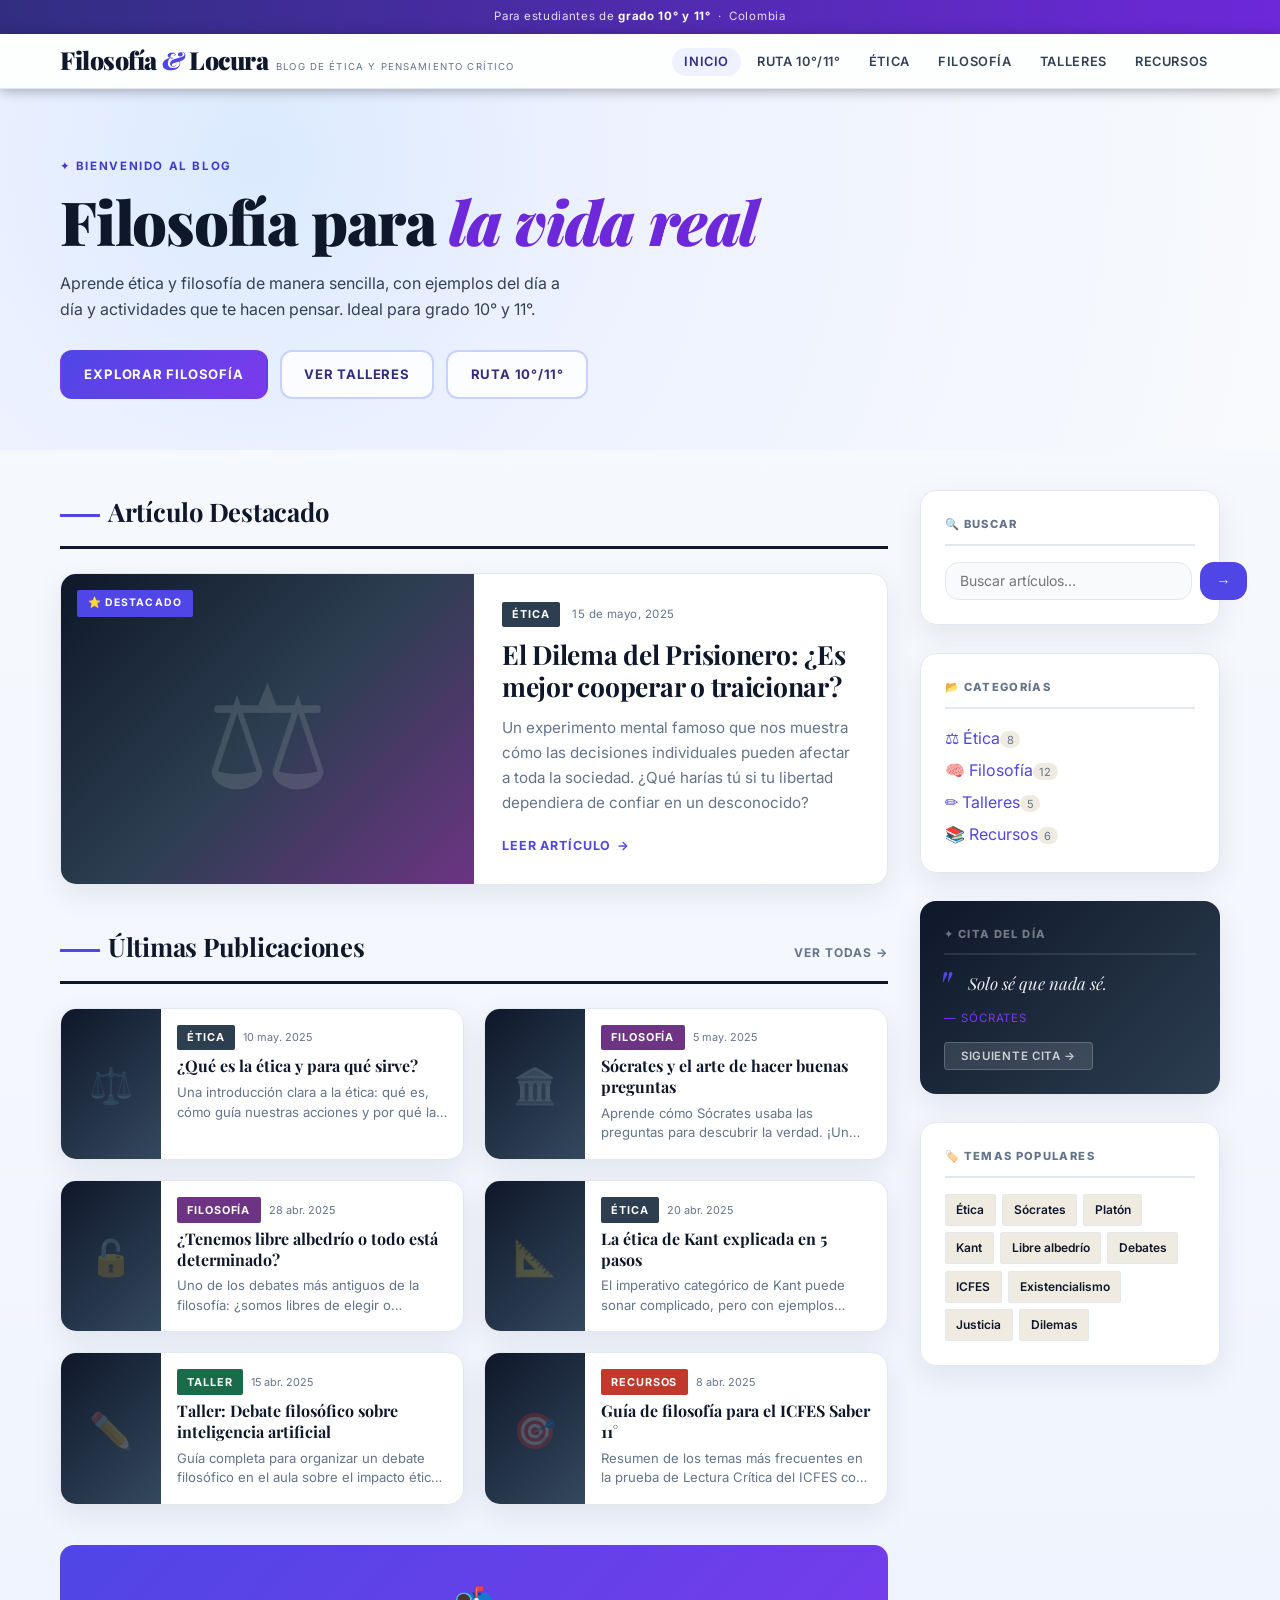
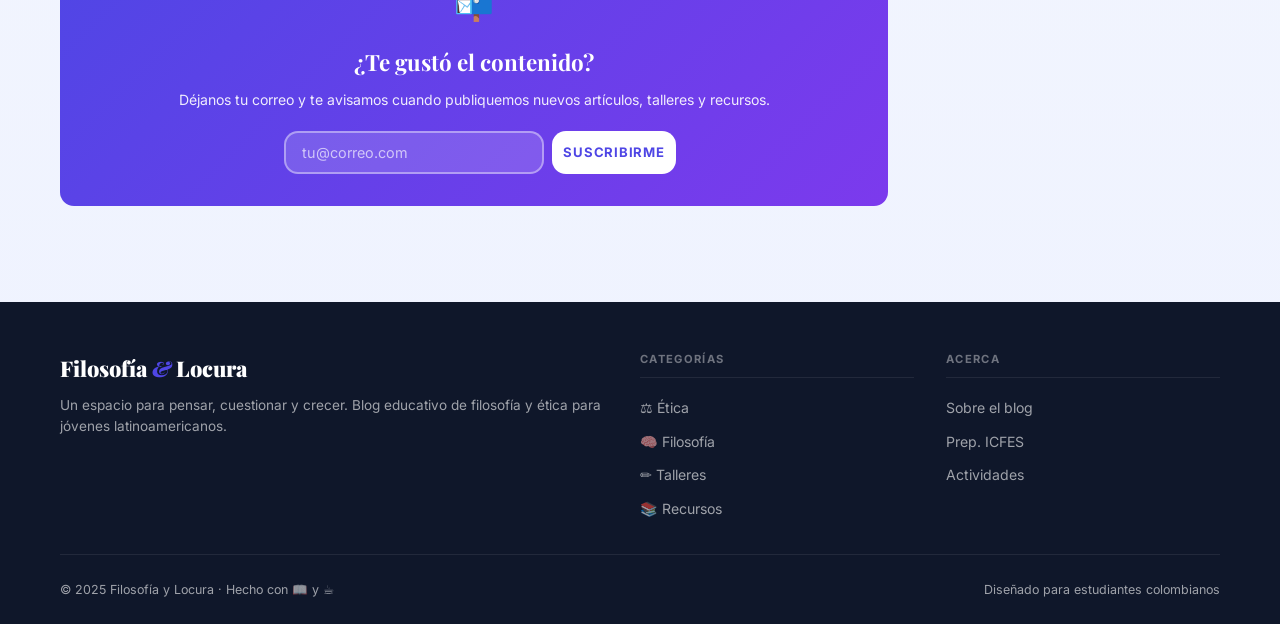
<file: index.html>
<!DOCTYPE html>
<html lang="es">
<head>
  <meta charset="UTF-8">
  <meta name="viewport" content="width=device-width, initial-scale=1.0">
  <meta name="description" content="Blog de filosofía y ética para estudiantes de grado 10° y 11° en Colombia. Artículos, talleres y recursos para pensar mejor.">
  <meta name="theme-color" content="#1a1a2e">
  <title>Inicio | Filosofía y Locura</title>
  <link rel="stylesheet" href="css/styles.css">
  <link rel="icon" href="data:image/svg+xml,<svg xmlns='http://www.w3.org/2000/svg' viewBox='0 0 100 100'><text y='.9em' font-size='90'>🧠</text></svg>">
</head>
<body>

  <!-- TOP BAR -->
  <div class="topbar">
    <div class="container">
      Para estudiantes de <strong>grado 10° y 11°</strong> &nbsp;·&nbsp; Colombia
    </div>
  </div>

  <!-- HEADER -->
  <header class="masthead" role="banner">
    <div class="masthead__inner container">
      <a href="index.html" class="masthead__brand" aria-label="Inicio – Filosofía y Locura">
        <span class="masthead__logo">Filosofía <span>&</span> Locura</span>
        <span class="masthead__tagline">Blog de ética y pensamiento crítico</span>
      </a>
      <nav aria-label="Navegación principal">
        <ul class="nav__list" role="list">
          <li><a href="index.html"      class="nav__link active">Inicio</a></li>
          <li><a href="estudiantes.html" class="nav__link">Ruta 10°/11°</a></li>
          <li><a href="etica.html"      class="nav__link">Ética</a></li>
          <li><a href="filosofia.html"  class="nav__link">Filosofía</a></li>
          <li><a href="talleres.html"   class="nav__link">Talleres</a></li>
          <li><a href="recursos.html"   class="nav__link">Recursos</a></li>
        </ul>
      </nav>
      <button class="hamburger" id="hamburger" aria-label="Abrir menú" aria-expanded="false">
        <span></span><span></span><span></span>
      </button>
    </div>
    <!-- Menú móvil -->
    <nav class="mobile-nav" id="mobileNav" aria-label="Menú móvil">
      <ul class="mobile-nav__list" role="list">
        <li><a href="index.html"     class="mobile-nav__link">🏠 Inicio</a></li>
        <li><a href="estudiantes.html" class="mobile-nav__link">🎓 Ruta 10°/11°</a></li>
        <li><a href="etica.html"     class="mobile-nav__link">⚖️ Ética</a></li>
        <li><a href="filosofia.html" class="mobile-nav__link">🧠 Filosofía</a></li>
        <li><a href="talleres.html"  class="mobile-nav__link">✏️ Talleres</a></li>
        <li><a href="recursos.html"  class="mobile-nav__link">📚 Recursos</a></li>
      </ul>
    </nav>
  </header>

  <!-- HERO -->
  <section class="hero" aria-labelledby="heroTitle">
    <div class="container">
      <p class="hero__kicker">✦ Bienvenido al blog</p>
      <h1 class="hero__title" id="heroTitle">
        Filosofía para <em>la vida real</em>
      </h1>
      <p class="hero__desc">
        Aprende ética y filosofía de manera sencilla, con ejemplos del día a día y
        actividades que te hacen pensar. Ideal para grado 10° y 11°.
      </p>
      <div class="hero__actions">
        <a href="filosofia.html" class="btn btn--primary">Explorar Filosofía</a>
        <a href="talleres.html"  class="btn btn--outline">Ver Talleres</a>
        <a href="estudiantes.html" class="btn btn--outline">Ruta 10°/11°</a>
      </div>
    </div>
  </section>

  <!-- MAIN CONTENT -->
  <main>
    <div class="container">
      <div class="main-layout">

        <!-- ── CONTENT COLUMN ── -->
        <div>

          <!-- Artículo destacado -->
          <section aria-labelledby="featuredTitle">
            <div class="section-header">
              <h2 class="section-header__title" id="featuredTitle">
                <span class="section-header__line"></span>Artículo Destacado
              </h2>
            </div>
            <a href="posts/el-dilema-del-prisionero.html" class="featured-post" aria-label="Artículo destacado: El Dilema del Prisionero">
              <div class="featured-post__image" data-symbol="⚖">
                <span class="featured-post__badge">⭐ Destacado</span>
              </div>
              <div class="featured-post__body">
                <div class="featured-post__meta">
                  <span class="tag tag--etica">Ética</span>
                  <span class="featured-post__date">15 de mayo, 2025</span>
                </div>
                <h3 class="featured-post__title">
                  El Dilema del Prisionero: ¿Es mejor cooperar o traicionar?
                </h3>
                <p class="featured-post__excerpt">
                  Un experimento mental famoso que nos muestra cómo las decisiones
                  individuales pueden afectar a toda la sociedad. ¿Qué harías tú
                  si tu libertad dependiera de confiar en un desconocido?
                </p>
                <span class="featured-post__read">Leer artículo</span>
              </div>
            </a>
          </section>

          <!-- Últimas publicaciones -->
          <section aria-labelledby="latestTitle" style="margin-top: 2.5rem;">
            <div class="section-header">
              <h2 class="section-header__title" id="latestTitle">
                <span class="section-header__line"></span>Últimas Publicaciones
              </h2>
              <a href="filosofia.html" class="section-header__link">Ver todas →</a>
            </div>

            <div class="posts-grid" role="list">

              <a href="posts/que-es-la-etica.html" class="post-card animate-in" role="listitem"
                 aria-label="Artículo: ¿Qué es la ética y para qué sirve?">
                <div class="post-card__thumb" aria-hidden="true">⚖️</div>
                <div class="post-card__body">
                  <div class="post-card__meta">
                    <span class="tag tag--etica">Ética</span>
                    <span class="post-card__date">10 may. 2025</span>
                  </div>
                  <h3 class="post-card__title">¿Qué es la ética y para qué sirve?</h3>
                  <p class="post-card__excerpt">
                    Una introducción clara a la ética: qué es, cómo guía nuestras
                    acciones y por qué la necesitamos en la vida cotidiana.
                  </p>
                </div>
              </a>

              <a href="posts/socrates-y-el-metodo-maieutico.html" class="post-card animate-in" role="listitem"
                 aria-label="Artículo: Sócrates y el arte de hacer preguntas">
                <div class="post-card__thumb" aria-hidden="true">🏛️</div>
                <div class="post-card__body">
                  <div class="post-card__meta">
                    <span class="tag tag--filosofia">Filosofía</span>
                    <span class="post-card__date">5 may. 2025</span>
                  </div>
                  <h3 class="post-card__title">Sócrates y el arte de hacer buenas preguntas</h3>
                  <p class="post-card__excerpt">
                    Aprende cómo Sócrates usaba las preguntas para descubrir la
                    verdad. ¡Un método que tú también puedes usar hoy!
                  </p>
                </div>
              </a>

              <a href="posts/libre-albedrio.html" class="post-card animate-in" role="listitem"
                 aria-label="Artículo: ¿Tenemos libre albedrío?">
                <div class="post-card__thumb" aria-hidden="true">🔓</div>
                <div class="post-card__body">
                  <div class="post-card__meta">
                    <span class="tag tag--filosofia">Filosofía</span>
                    <span class="post-card__date">28 abr. 2025</span>
                  </div>
                  <h3 class="post-card__title">¿Tenemos libre albedrío o todo está determinado?</h3>
                  <p class="post-card__excerpt">
                    Uno de los debates más antiguos de la filosofía: ¿somos
                    libres de elegir o nuestras decisiones ya están escritas?
                  </p>
                </div>
              </a>

              <a href="posts/etica-kantiana.html" class="post-card animate-in" role="listitem"
                 aria-label="Artículo: La ética de Kant en 5 pasos">
                <div class="post-card__thumb" aria-hidden="true">📐</div>
                <div class="post-card__body">
                  <div class="post-card__meta">
                    <span class="tag tag--etica">Ética</span>
                    <span class="post-card__date">20 abr. 2025</span>
                  </div>
                  <h3 class="post-card__title">La ética de Kant explicada en 5 pasos</h3>
                  <p class="post-card__excerpt">
                    El imperativo categórico de Kant puede sonar complicado,
                    pero con ejemplos cotidianos ¡se entiende fácilmente!
                  </p>
                </div>
              </a>

              <a href="talleres.html" class="post-card animate-in" role="listitem"
                 aria-label="Taller: Debate filosófico sobre tecnología">
                <div class="post-card__thumb" aria-hidden="true">✏️</div>
                <div class="post-card__body">
                  <div class="post-card__meta">
                    <span class="tag tag--taller">Taller</span>
                    <span class="post-card__date">15 abr. 2025</span>
                  </div>
                  <h3 class="post-card__title">Taller: Debate filosófico sobre inteligencia artificial</h3>
                  <p class="post-card__excerpt">
                    Guía completa para organizar un debate filosófico en el aula
                    sobre el impacto ético de la IA en nuestra sociedad.
                  </p>
                </div>
              </a>

              <a href="recursos.html" class="post-card animate-in" role="listitem"
                 aria-label="Recursos para el ICFES">
                <div class="post-card__thumb" aria-hidden="true">🎯</div>
                <div class="post-card__body">
                  <div class="post-card__meta">
                    <span class="tag tag--recursos">Recursos</span>
                    <span class="post-card__date">8 abr. 2025</span>
                  </div>
                  <h3 class="post-card__title">Guía de filosofía para el ICFES Saber 11°</h3>
                  <p class="post-card__excerpt">
                    Resumen de los temas más frecuentes en la prueba de Lectura
                    Crítica del ICFES con ejercicios de práctica.
                  </p>
                </div>
              </a>

            </div><!-- /posts-grid -->
          </section>

          <!-- Newsletter -->
          <div class="newsletter" style="margin-top: 2.5rem;">
            <div class="newsletter__icon">📬</div>
            <h2 class="newsletter__title">¿Te gustó el contenido?</h2>
            <p class="newsletter__desc">
              Déjanos tu correo y te avisamos cuando publiquemos nuevos artículos,
              talleres y recursos.
            </p>
            <form class="newsletter__form" id="newsletterForm" novalidate>
              <input type="email" class="newsletter__input"
                     placeholder="tu@correo.com" aria-label="Tu correo electrónico" required>
              <button type="submit" class="newsletter__btn">Suscribirme</button>
            </form>
          </div>

        </div><!-- /content column -->

        <!-- ── SIDEBAR ── -->
        <aside class="sidebar" aria-label="Barra lateral">

          <!-- Buscar -->
          <div class="widget">
            <h2 class="widget__title">🔍 Buscar</h2>
            <form class="search-form" id="searchForm" role="search">
              <input type="search" class="search-input" id="searchInput"
                     placeholder="Buscar artículos…" aria-label="Buscar artículos">
              <button type="submit" class="search-btn" aria-label="Buscar">→</button>
            </form>
          </div>

          <!-- Categorías -->
          <div class="widget">
            <h2 class="widget__title">📂 Categorías</h2>
            <ul class="cat-list" role="list">
              <li><a href="etica.html"><span>⚖️ Ética</span><span class="cat-list__count">8</span></a></li>
              <li><a href="filosofia.html"><span>🧠 Filosofía</span><span class="cat-list__count">12</span></a></li>
              <li><a href="talleres.html"><span>✏️ Talleres</span><span class="cat-list__count">5</span></a></li>
              <li><a href="recursos.html"><span>📚 Recursos</span><span class="cat-list__count">6</span></a></li>
            </ul>
          </div>

          <!-- Cita filosófica -->
          <div class="widget quote-widget">
            <h2 class="widget__title">✦ Cita del día</h2>
            <p class="quote-text" id="quoteText">Solo sé que nada sé.</p>
            <p class="quote-author" id="quoteAuthor">— Sócrates</p>
            <button id="quoteBtn" style="
              background: rgba(255,255,255,0.12);
              color: rgba(255,255,255,0.75);
              border: 1px solid rgba(255,255,255,0.2);
              padding: 0.4rem 1rem;
              border-radius: 4px;
              font-family: var(--font-ui);
              font-size: 0.72rem;
              font-weight: 600;
              letter-spacing: 0.06em;
              text-transform: uppercase;
              cursor: pointer;
              margin-top: 0.85rem;
              transition: all 0.2s;
            " aria-label="Siguiente cita">Siguiente cita →</button>
          </div>

          <!-- Temas populares -->
          <div class="widget">
            <h2 class="widget__title">🏷️ Temas populares</h2>
            <div class="tags-cloud">
              <a href="etica.html"       class="tag-cloud__item">Ética</a>
              <a href="filosofia.html"   class="tag-cloud__item">Sócrates</a>
              <a href="filosofia.html"   class="tag-cloud__item">Platón</a>
              <a href="etica.html"       class="tag-cloud__item">Kant</a>
              <a href="filosofia.html"   class="tag-cloud__item">Libre albedrío</a>
              <a href="talleres.html"    class="tag-cloud__item">Debates</a>
              <a href="recursos.html"    class="tag-cloud__item">ICFES</a>
              <a href="filosofia.html"   class="tag-cloud__item">Existencialismo</a>
              <a href="etica.html"       class="tag-cloud__item">Justicia</a>
              <a href="talleres.html"    class="tag-cloud__item">Dilemas</a>
            </div>
          </div>

        </aside><!-- /sidebar -->

      </div><!-- /main-layout -->
    </div><!-- /container -->
  </main>

  <!-- FOOTER -->
  <footer role="contentinfo">
    <div class="container">
      <div class="footer__grid">
        <div>
          <div class="footer__brand-name">Filosofía <span>&</span> Locura</div>
          <p class="footer__brand-desc">
            Un espacio para pensar, cuestionar y crecer. Blog educativo de filosofía
            y ética para jóvenes latinoamericanos.
          </p>
        </div>
        <div>
          <div class="footer__heading">Categorías</div>
          <ul class="footer__links">
            <li><a href="etica.html">⚖️ Ética</a></li>
            <li><a href="filosofia.html">🧠 Filosofía</a></li>
            <li><a href="talleres.html">✏️ Talleres</a></li>
            <li><a href="recursos.html">📚 Recursos</a></li>
          </ul>
        </div>
        <div>
          <div class="footer__heading">Acerca</div>
          <ul class="footer__links">
            <li><a href="acerca.html">Sobre el blog</a></li>
            <li><a href="recursos.html#icfes">Prep. ICFES</a></li>
            <li><a href="talleres.html">Actividades</a></li>
          </ul>
        </div>
      </div>
      <div class="footer__bottom">
        <span>© 2025 Filosofía y Locura · Hecho con 📖 y ☕</span>
        <span>Diseñado para estudiantes colombianos</span>
      </div>
    </div>
  </footer>

  <!-- Back to top -->
  <button class="back-top" id="backToTop" aria-label="Volver arriba" title="Volver arriba">↑</button>

  <script src="js/scripts.js"></script>
</body>
</html>
</file>
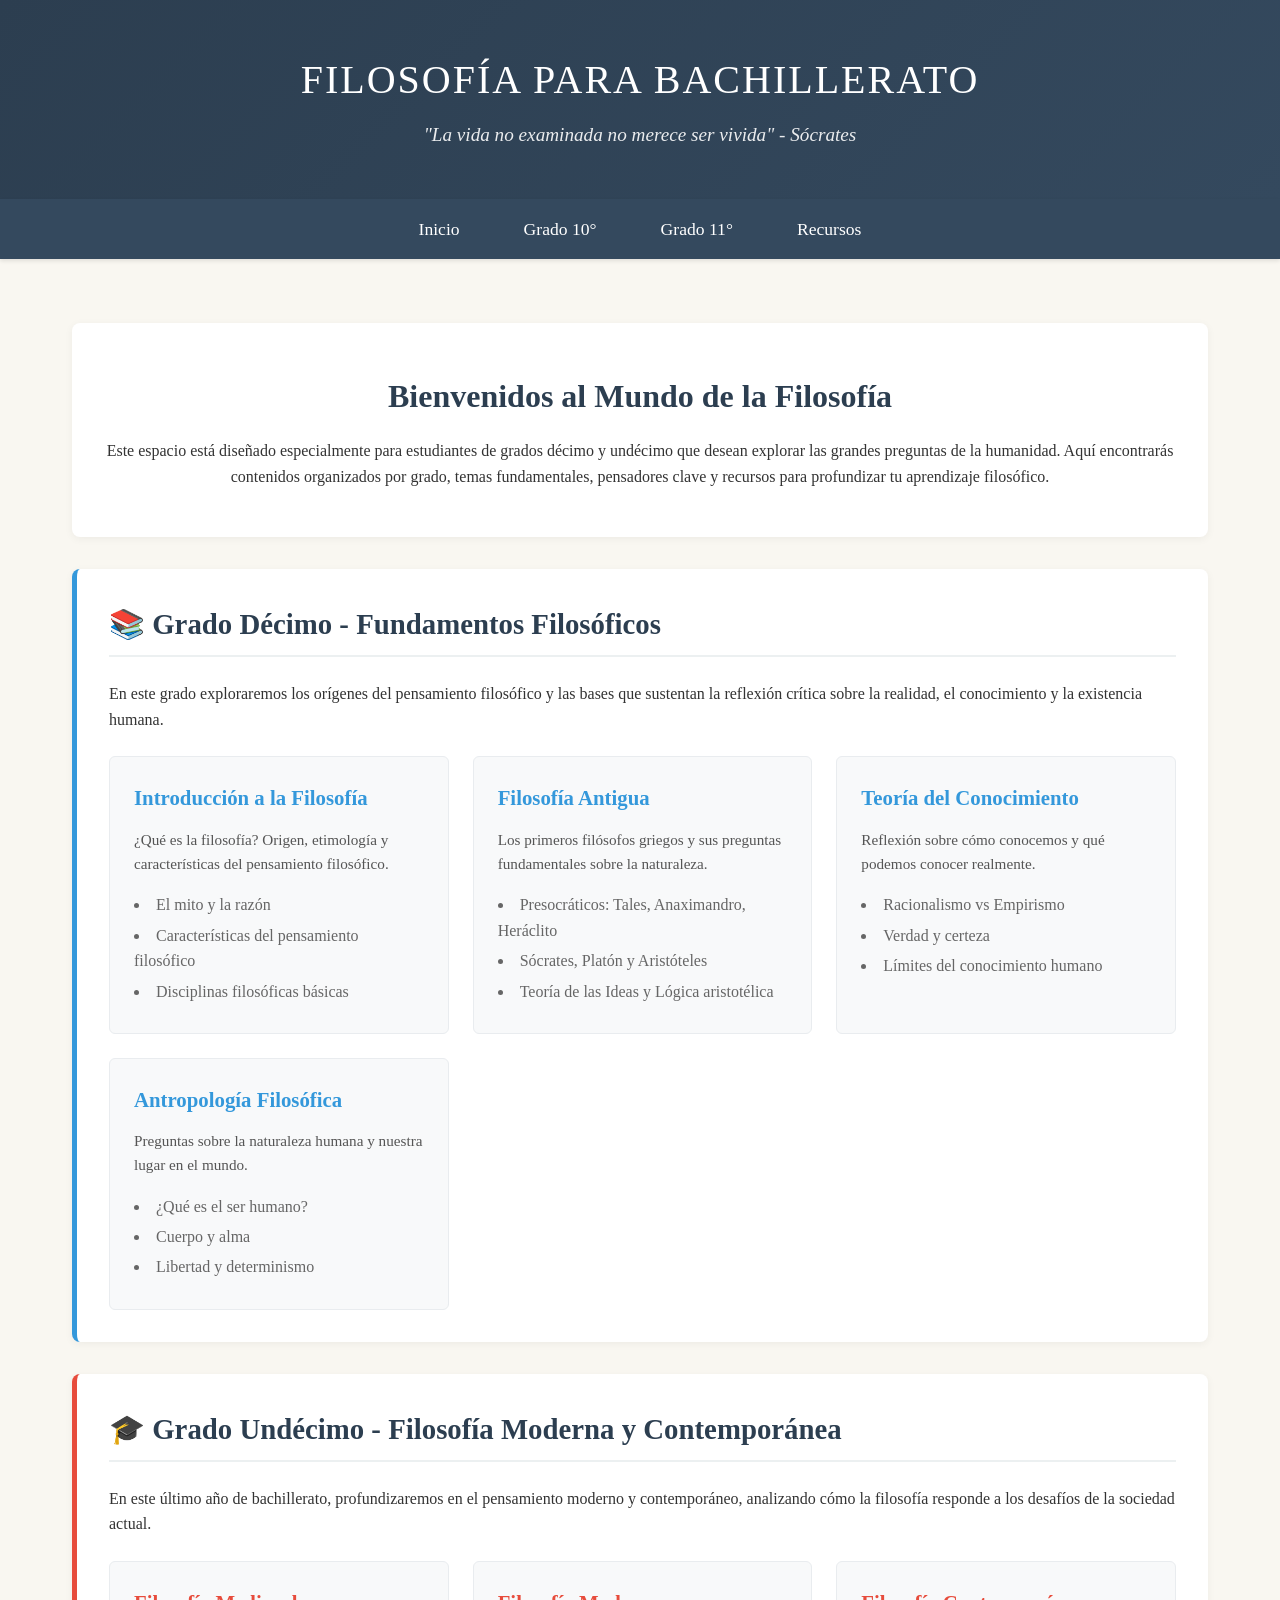
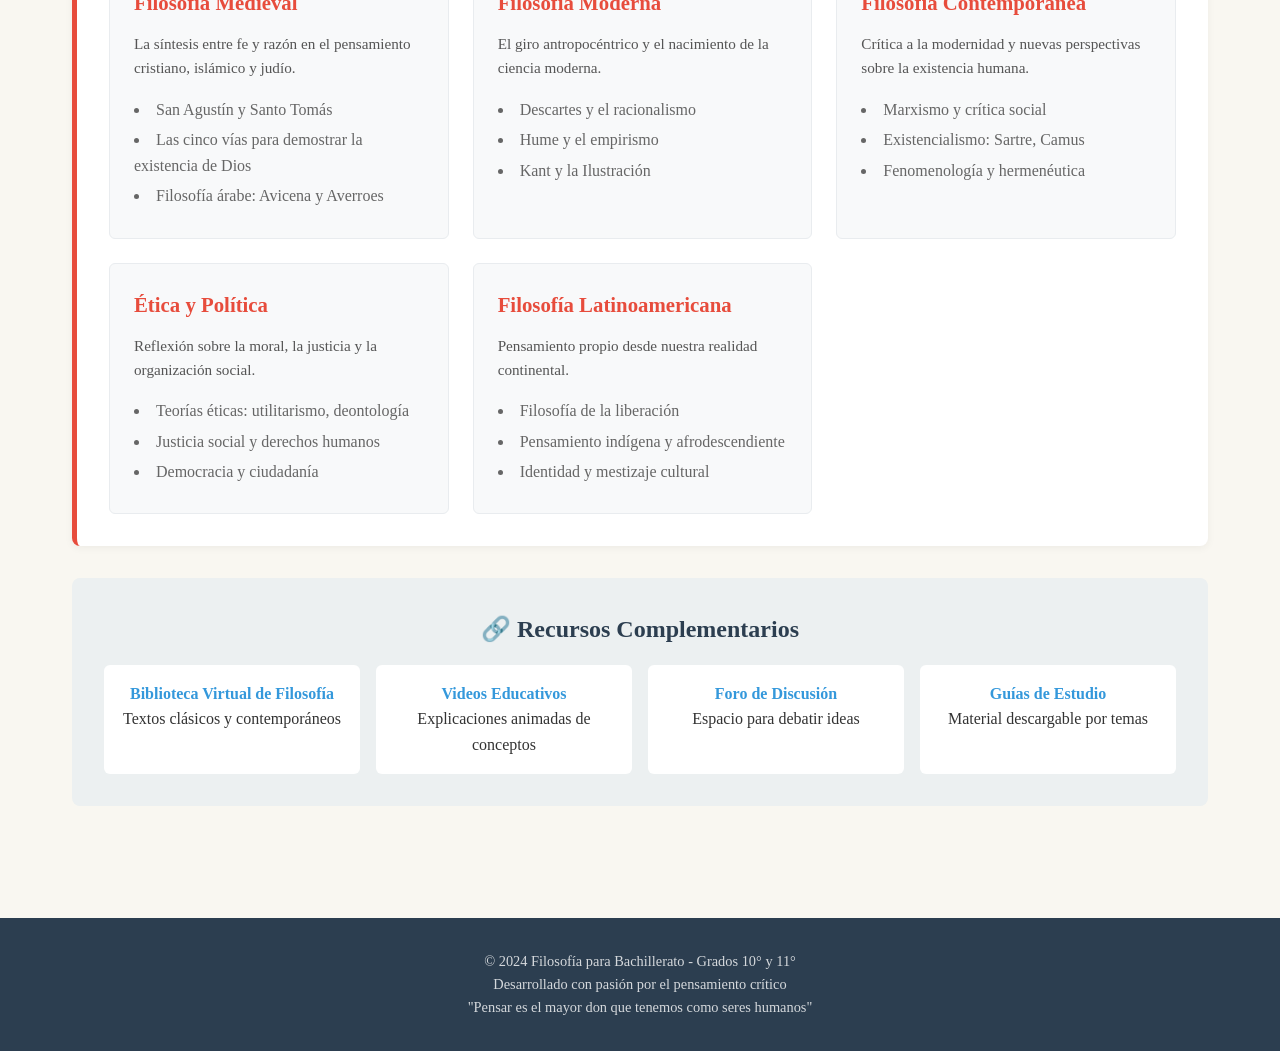
<file: filosofia-bachillerato/index.html>
<!DOCTYPE html>
<html lang="es">
<head>
    <meta charset="UTF-8">
    <meta name="viewport" content="width=device-width, initial-scale=1.0">
    <title>Filosofía para Bachillerato | Grados 10° y 11°</title>
    <style>
        * {
            margin: 0;
            padding: 0;
            box-sizing: border-box;
        }

        body {
            font-family: 'Georgia', serif;
            line-height: 1.6;
            color: #333;
            background-color: #f9f7f1;
        }

        header {
            background: linear-gradient(135deg, #2c3e50 0%, #34495e 100%);
            color: white;
            text-align: center;
            padding: 3rem 1rem;
            box-shadow: 0 4px 6px rgba(0,0,0,0.1);
        }

        header h1 {
            font-size: 2.5rem;
            margin-bottom: 0.5rem;
            font-weight: normal;
            letter-spacing: 2px;
        }

        header p {
            font-size: 1.2rem;
            opacity: 0.9;
            font-style: italic;
        }

        nav {
            background-color: #34495e;
            padding: 1rem;
            position: sticky;
            top: 0;
            z-index: 100;
            box-shadow: 0 2px 4px rgba(0,0,0,0.1);
        }

        nav ul {
            list-style: none;
            display: flex;
            justify-content: center;
            flex-wrap: wrap;
            gap: 2rem;
        }

        nav a {
            color: white;
            text-decoration: none;
            font-size: 1.1rem;
            transition: color 0.3s ease;
            padding: 0.5rem 1rem;
            border-radius: 4px;
        }

        nav a:hover {
            background-color: rgba(255,255,255,0.1);
            color: #ecf0f1;
        }

        .container {
            max-width: 1200px;
            margin: 0 auto;
            padding: 2rem;
        }

        .intro {
            text-align: center;
            padding: 3rem 0;
            background-color: white;
            margin: 2rem 0;
            border-radius: 8px;
            box-shadow: 0 2px 8px rgba(0,0,0,0.05);
        }

        .intro h2 {
            color: #2c3e50;
            margin-bottom: 1rem;
            font-size: 2rem;
        }

        .grade-section {
            background-color: white;
            margin: 2rem 0;
            padding: 2rem;
            border-radius: 8px;
            box-shadow: 0 2px 8px rgba(0,0,0,0.05);
            border-left: 5px solid #3498db;
        }

        .grade-section.undecimo {
            border-left-color: #e74c3c;
        }

        .grade-section h2 {
            color: #2c3e50;
            margin-bottom: 1.5rem;
            font-size: 1.8rem;
            border-bottom: 2px solid #ecf0f1;
            padding-bottom: 0.5rem;
        }

        .topic-grid {
            display: grid;
            grid-template-columns: repeat(auto-fit, minmax(300px, 1fr));
            gap: 1.5rem;
            margin-top: 1.5rem;
        }

        .topic-card {
            background-color: #f8f9fa;
            padding: 1.5rem;
            border-radius: 6px;
            border: 1px solid #e9ecef;
            transition: transform 0.3s ease, box-shadow 0.3s ease;
        }

        .topic-card:hover {
            transform: translateY(-5px);
            box-shadow: 0 4px 12px rgba(0,0,0,0.1);
        }

        .topic-card h3 {
            color: #3498db;
            margin-bottom: 0.8rem;
            font-size: 1.3rem;
        }

        .undecimo .topic-card h3 {
            color: #e74c3c;
        }

        .topic-card p {
            font-size: 0.95rem;
            color: #555;
            margin-bottom: 1rem;
        }

        .topic-card ul {
            list-style-position: inside;
            color: #666;
        }

        .topic-card li {
            margin-bottom: 0.3rem;
        }

        .resources {
            background-color: #ecf0f1;
            padding: 2rem;
            margin: 2rem 0;
            border-radius: 8px;
        }

        .resources h2 {
            color: #2c3e50;
            margin-bottom: 1rem;
            text-align: center;
        }

        .resource-list {
            display: grid;
            grid-template-columns: repeat(auto-fit, minmax(250px, 1fr));
            gap: 1rem;
        }

        .resource-item {
            background-color: white;
            padding: 1rem;
            border-radius: 6px;
            text-align: center;
        }

        .resource-item a {
            color: #3498db;
            text-decoration: none;
            font-weight: bold;
        }

        .resource-item a:hover {
            text-decoration: underline;
        }

        footer {
            background-color: #2c3e50;
            color: white;
            text-align: center;
            padding: 2rem;
            margin-top: 3rem;
        }

        footer p {
            opacity: 0.8;
            font-size: 0.9rem;
        }

        @media (max-width: 768px) {
            header h1 {
                font-size: 2rem;
            }

            nav ul {
                flex-direction: column;
                gap: 0.5rem;
            }

            .container {
                padding: 1rem;
            }

            .topic-grid {
                grid-template-columns: 1fr;
            }
        }
    </style>
</head>
<body>
    <header>
        <h1>FILOSOFÍA PARA BACHILLERATO</h1>
        <p>"La vida no examinada no merece ser vivida" - Sócrates</p>
    </header>

    <nav>
        <ul>
            <li><a href="#inicio">Inicio</a></li>
            <li><a href="#grado-decimo">Grado 10°</a></li>
            <li><a href="#grado-undecimo">Grado 11°</a></li>
            <li><a href="#recursos">Recursos</a></li>
        </ul>
    </nav>

    <div class="container" id="inicio">
        <section class="intro">
            <h2>Bienvenidos al Mundo de la Filosofía</h2>
            <p>
                Este espacio está diseñado especialmente para estudiantes de grados décimo y undécimo 
                que desean explorar las grandes preguntas de la humanidad. Aquí encontrarás contenidos 
                organizados por grado, temas fundamentales, pensadores clave y recursos para profundizar 
                tu aprendizaje filosófico.
            </p>
        </section>

        <section id="grado-decimo" class="grade-section">
            <h2>📚 Grado Décimo - Fundamentos Filosóficos</h2>
            <p>En este grado exploraremos los orígenes del pensamiento filosófico y las bases que sustentan 
            la reflexión crítica sobre la realidad, el conocimiento y la existencia humana.</p>
            
            <div class="topic-grid">
                <div class="topic-card">
                    <h3>Introducción a la Filosofía</h3>
                    <p>¿Qué es la filosofía? Origen, etimología y características del pensamiento filosófico.</p>
                    <ul>
                        <li>El mito y la razón</li>
                        <li>Características del pensamiento filosófico</li>
                        <li>Disciplinas filosóficas básicas</li>
                    </ul>
                </div>

                <div class="topic-card">
                    <h3>Filosofía Antigua</h3>
                    <p>Los primeros filósofos griegos y sus preguntas fundamentales sobre la naturaleza.</p>
                    <ul>
                        <li>Presocráticos: Tales, Anaximandro, Heráclito</li>
                        <li>Sócrates, Platón y Aristóteles</li>
                        <li>Teoría de las Ideas y Lógica aristotélica</li>
                    </ul>
                </div>

                <div class="topic-card">
                    <h3>Teoría del Conocimiento</h3>
                    <p>Reflexión sobre cómo conocemos y qué podemos conocer realmente.</p>
                    <ul>
                        <li>Racionalismo vs Empirismo</li>
                        <li>Verdad y certeza</li>
                        <li>Límites del conocimiento humano</li>
                    </ul>
                </div>

                <div class="topic-card">
                    <h3>Antropología Filosófica</h3>
                    <p>Preguntas sobre la naturaleza humana y nuestra lugar en el mundo.</p>
                    <ul>
                        <li>¿Qué es el ser humano?</li>
                        <li>Cuerpo y alma</li>
                        <li>Libertad y determinismo</li>
                    </ul>
                </div>
            </div>
        </section>

        <section id="grado-undecimo" class="grade-section undecimo">
            <h2>🎓 Grado Undécimo - Filosofía Moderna y Contemporánea</h2>
            <p>En este último año de bachillerato, profundizaremos en el pensamiento moderno y contemporáneo, 
            analizando cómo la filosofía responde a los desafíos de la sociedad actual.</p>
            
            <div class="topic-grid">
                <div class="topic-card">
                    <h3>Filosofía Medieval</h3>
                    <p>La síntesis entre fe y razón en el pensamiento cristiano, islámico y judío.</p>
                    <ul>
                        <li>San Agustín y Santo Tomás</li>
                        <li>Las cinco vías para demostrar la existencia de Dios</li>
                        <li>Filosofía árabe: Avicena y Averroes</li>
                    </ul>
                </div>

                <div class="topic-card">
                    <h3>Filosofía Moderna</h3>
                    <p>El giro antropocéntrico y el nacimiento de la ciencia moderna.</p>
                    <ul>
                        <li>Descartes y el racionalismo</li>
                        <li>Hume y el empirismo</li>
                        <li>Kant y la Ilustración</li>
                    </ul>
                </div>

                <div class="topic-card">
                    <h3>Filosofía Contemporánea</h3>
                    <p>Crítica a la modernidad y nuevas perspectivas sobre la existencia humana.</p>
                    <ul>
                        <li>Marxismo y crítica social</li>
                        <li>Existencialismo: Sartre, Camus</li>
                        <li>Fenomenología y hermenéutica</li>
                    </ul>
                </div>

                <div class="topic-card">
                    <h3>Ética y Política</h3>
                    <p>Reflexión sobre la moral, la justicia y la organización social.</p>
                    <ul>
                        <li>Teorías éticas: utilitarismo, deontología</li>
                        <li>Justicia social y derechos humanos</li>
                        <li>Democracia y ciudadanía</li>
                    </ul>
                </div>

                <div class="topic-card">
                    <h3>Filosofía Latinoamericana</h3>
                    <p>Pensamiento propio desde nuestra realidad continental.</p>
                    <ul>
                        <li>Filosofía de la liberación</li>
                        <li>Pensamiento indígena y afrodescendiente</li>
                        <li>Identidad y mestizaje cultural</li>
                    </ul>
                </div>
            </div>
        </section>

        <section id="recursos" class="resources">
            <h2>🔗 Recursos Complementarios</h2>
            <div class="resource-list">
                <div class="resource-item">
                    <a href="#">Biblioteca Virtual de Filosofía</a>
                    <p>Textos clásicos y contemporáneos</p>
                </div>
                <div class="resource-item">
                    <a href="#">Videos Educativos</a>
                    <p>Explicaciones animadas de conceptos</p>
                </div>
                <div class="resource-item">
                    <a href="#">Foro de Discusión</a>
                    <p>Espacio para debatir ideas</p>
                </div>
                <div class="resource-item">
                    <a href="#">Guías de Estudio</a>
                    <p>Material descargable por temas</p>
                </div>
            </div>
        </section>
    </div>

    <footer>
        <p>© 2024 Filosofía para Bachillerato - Grados 10° y 11°</p>
        <p>Desarrollado con pasión por el pensamiento crítico</p>
        <p>"Pensar es el mayor don que tenemos como seres humanos"</p>
    </footer>

    <script>
        // Smooth scrolling for navigation links
        document.querySelectorAll('nav a[href^="#"]').forEach(anchor => {
            anchor.addEventListener('click', function (e) {
                e.preventDefault();
                const target = document.querySelector(this.getAttribute('href'));
                if (target) {
                    target.scrollIntoView({
                        behavior: 'smooth',
                        block: 'start'
                    });
                }
            });
        });

        // Add active class to current section in navigation
        window.addEventListener('scroll', () => {
            const sections = document.querySelectorAll('section[id]');
            const navLinks = document.querySelectorAll('nav a');
            
            let current = '';
            sections.forEach(section => {
                const sectionTop = section.offsetTop;
                const sectionHeight = section.clientHeight;
                if (scrollY >= (sectionTop - 200)) {
                    current = section.getAttribute('id');
                }
            });

            navLinks.forEach(link => {
                link.style.backgroundColor = '';
                if (link.getAttribute('href') === '#' + current) {
                    link.style.backgroundColor = 'rgba(255,255,255,0.2)';
                }
            });
        });
    </script>
</body>
</html>
</file>
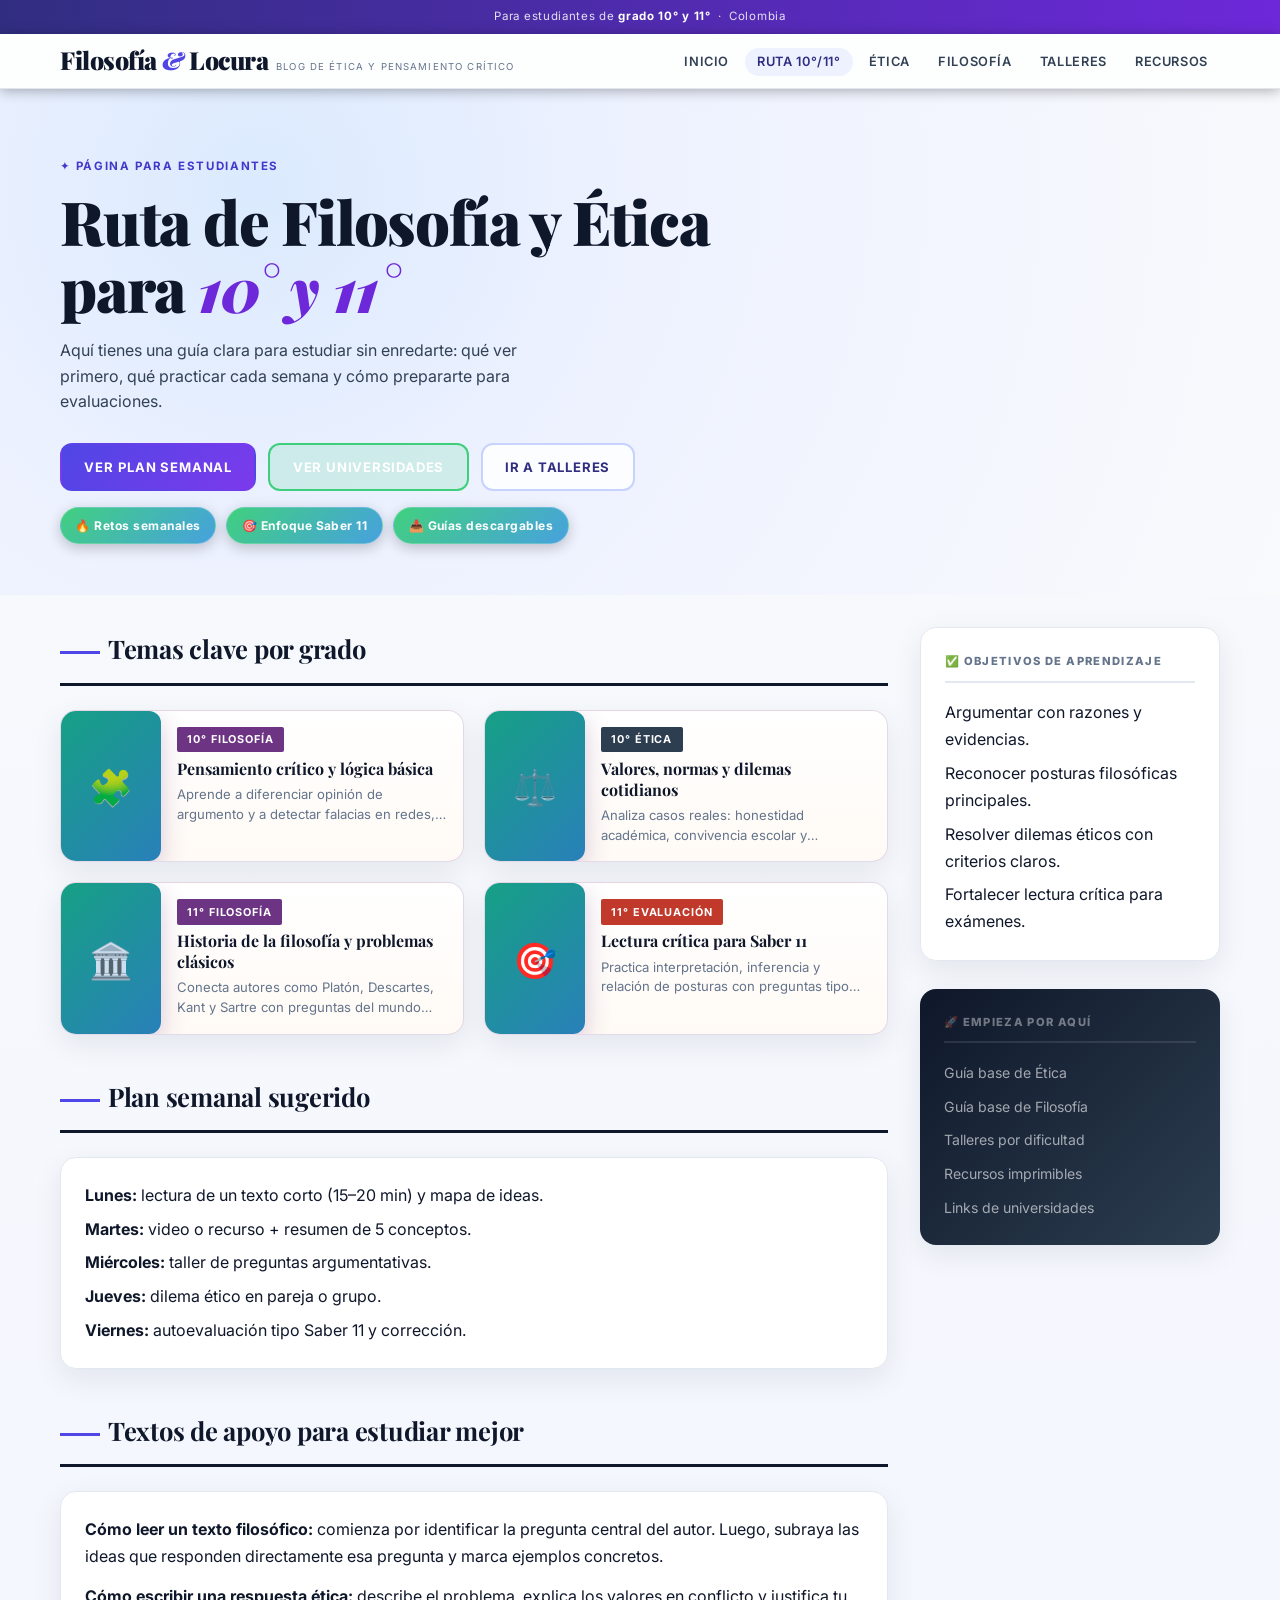
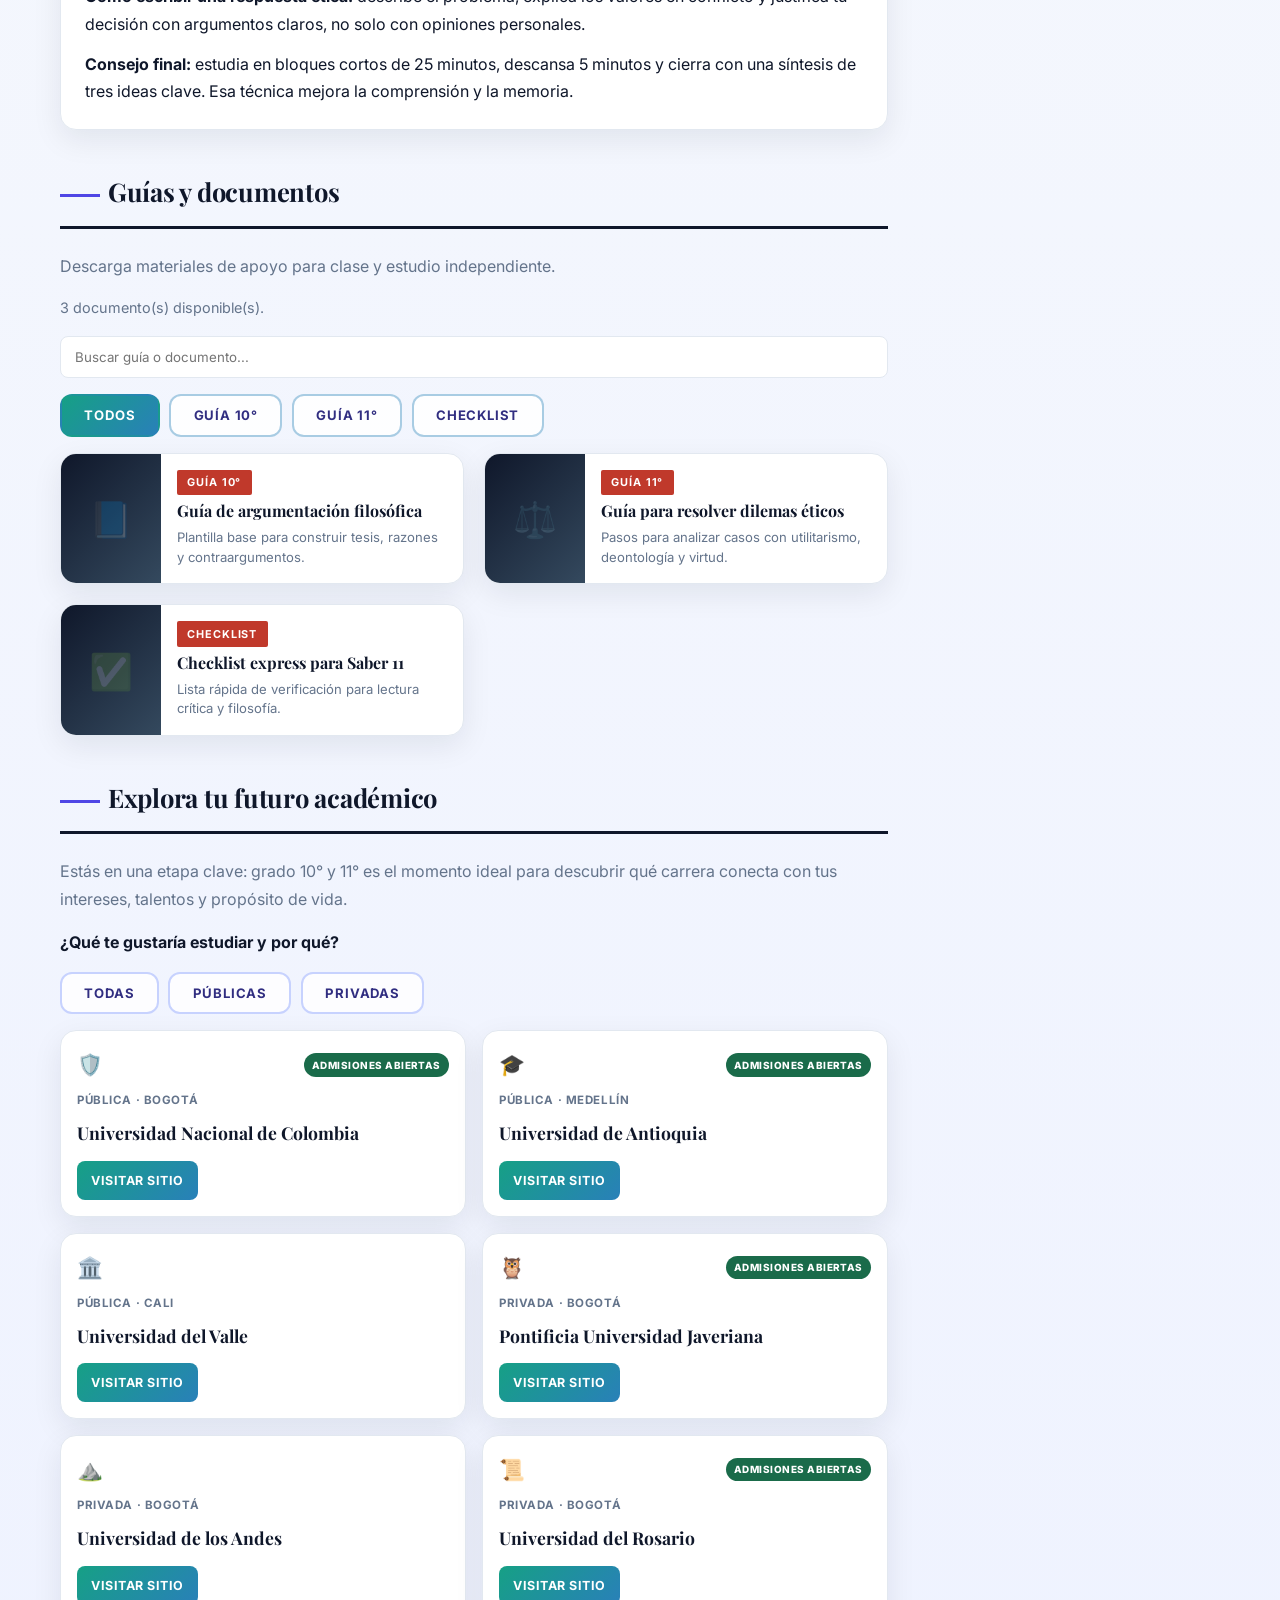
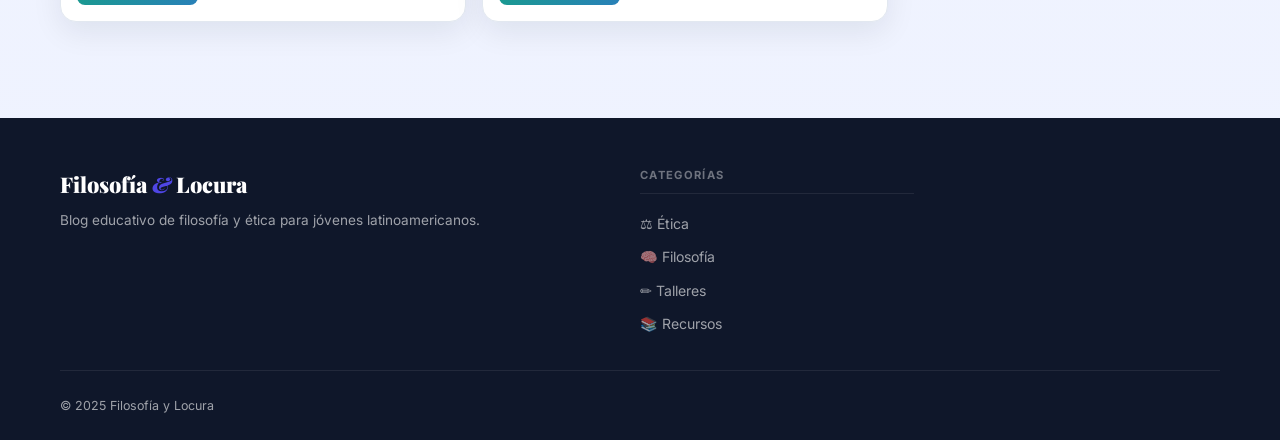
<file: estudiantes.html>
<!DOCTYPE html>
<html lang="es">
<head>
  <meta charset="UTF-8">
  <meta name="viewport" content="width=device-width, initial-scale=1.0">
  <meta name="description" content="Ruta de estudio para estudiantes de grado 10° y 11° en filosofía y ética: temas, actividades y plan semanal.">
  <meta name="theme-color" content="#1a1a2e">
  <title>Ruta 10° y 11° | Filosofía y Locura</title>
  <link rel="stylesheet" href="css/styles.css">
  <link rel="icon" href="data:image/svg+xml,<svg xmlns='http://www.w3.org/2000/svg' viewBox='0 0 100 100'><text y='.9em' font-size='90'>🧠</text></svg>">
</head>
<body>
  <div class="topbar"><div class="container">Para estudiantes de <strong>grado 10° y 11°</strong> &nbsp;·&nbsp; Colombia</div></div>

  <header class="masthead" role="banner">
    <div class="masthead__inner container">
      <a href="index.html" class="masthead__brand" aria-label="Inicio – Filosofía y Locura">
        <span class="masthead__logo">Filosofía <span>&</span> Locura</span>
        <span class="masthead__tagline">Blog de ética y pensamiento crítico</span>
      </a>
      <nav aria-label="Navegación principal">
        <ul class="nav__list" role="list">
          <li><a href="index.html" class="nav__link">Inicio</a></li>
          <li><a href="estudiantes.html" class="nav__link active">Ruta 10°/11°</a></li>
          <li><a href="etica.html" class="nav__link">Ética</a></li>
          <li><a href="filosofia.html" class="nav__link">Filosofía</a></li>
          <li><a href="talleres.html" class="nav__link">Talleres</a></li>
          <li><a href="recursos.html" class="nav__link">Recursos</a></li>
        </ul>
      </nav>
      <button class="hamburger" id="hamburger" aria-label="Abrir menú" aria-expanded="false">
        <span></span><span></span><span></span>
      </button>
    </div>
    <nav class="mobile-nav" id="mobileNav" aria-label="Menú móvil">
      <ul class="mobile-nav__list" role="list">
        <li><a href="index.html" class="mobile-nav__link">🏠 Inicio</a></li>
        <li><a href="estudiantes.html" class="mobile-nav__link">🎓 Ruta 10°/11°</a></li>
        <li><a href="etica.html" class="mobile-nav__link">⚖️ Ética</a></li>
        <li><a href="filosofia.html" class="mobile-nav__link">🧠 Filosofía</a></li>
        <li><a href="talleres.html" class="mobile-nav__link">✏️ Talleres</a></li>
        <li><a href="recursos.html" class="mobile-nav__link">📚 Recursos</a></li>
      </ul>
    </nav>
  </header>

  <section class="hero hero--students" aria-labelledby="heroTitle">
    <div class="container">
      <p class="hero__kicker">✦ Página para estudiantes</p>
      <h1 class="hero__title" id="heroTitle">Ruta de Filosofía y Ética para <em>10° y 11°</em></h1>
      <p class="hero__desc">Aquí tienes una guía clara para estudiar sin enredarte: qué ver primero, qué practicar cada semana y cómo prepararte para evaluaciones.</p>
      <div class="hero__actions">
        <a href="#plan-semanal" class="btn btn--primary">Ver plan semanal</a>
        <a href="#links-universidades" class="btn btn--outline btn--universidades">Ver universidades</a>
        <a href="talleres.html" class="btn btn--outline">Ir a talleres</a>
      </div>
      <div class="student-badges" role="list" aria-label="Beneficios de la ruta">
        <span class="student-badge" role="listitem">🔥 Retos semanales</span>
        <span class="student-badge" role="listitem">🎯 Enfoque Saber 11</span>
        <span class="student-badge" role="listitem">📥 Guías descargables</span>
      </div>
    </div>
  </section>

  <main>
    <div class="container">
      <div class="main-layout" style="padding-top:2rem;">
        <div>
          <section aria-labelledby="temasClave">
            <div class="section-header">
              <h2 class="section-header__title" id="temasClave"><span class="section-header__line"></span>Temas clave por grado</h2>
            </div>

            <div class="posts-grid students-grid" role="list">
              <article class="post-card" role="listitem">
                <div class="post-card__thumb">🧩</div>
                <div class="post-card__body">
                  <div class="post-card__meta"><span class="tag tag--filosofia">10° Filosofía</span></div>
                  <h3 class="post-card__title">Pensamiento crítico y lógica básica</h3>
                  <p class="post-card__excerpt">Aprende a diferenciar opinión de argumento y a detectar falacias en redes, noticias y debates.</p>
                </div>
              </article>

              <article class="post-card" role="listitem">
                <div class="post-card__thumb">⚖️</div>
                <div class="post-card__body">
                  <div class="post-card__meta"><span class="tag tag--etica">10° Ética</span></div>
                  <h3 class="post-card__title">Valores, normas y dilemas cotidianos</h3>
                  <p class="post-card__excerpt">Analiza casos reales: honestidad académica, convivencia escolar y decisiones responsables.</p>
                </div>
              </article>

              <article class="post-card" role="listitem">
                <div class="post-card__thumb">🏛️</div>
                <div class="post-card__body">
                  <div class="post-card__meta"><span class="tag tag--filosofia">11° Filosofía</span></div>
                  <h3 class="post-card__title">Historia de la filosofía y problemas clásicos</h3>
                  <p class="post-card__excerpt">Conecta autores como Platón, Descartes, Kant y Sartre con preguntas del mundo actual.</p>
                </div>
              </article>

              <article class="post-card" role="listitem">
                <div class="post-card__thumb">🎯</div>
                <div class="post-card__body">
                  <div class="post-card__meta"><span class="tag tag--recursos">11° Evaluación</span></div>
                  <h3 class="post-card__title">Lectura crítica para Saber 11</h3>
                  <p class="post-card__excerpt">Practica interpretación, inferencia y relación de posturas con preguntas tipo examen.</p>
                </div>
              </article>
            </div>
          </section>

          <section id="plan-semanal" aria-labelledby="planSemanal" style="margin-top:2.5rem;">
            <div class="section-header">
              <h2 class="section-header__title" id="planSemanal"><span class="section-header__line"></span>Plan semanal sugerido</h2>
            </div>
            <div class="widget" style="background:#fff;">
              <ul class="footer__links">
                <li><strong>Lunes:</strong> lectura de un texto corto (15–20 min) y mapa de ideas.</li>
                <li><strong>Martes:</strong> video o recurso + resumen de 5 conceptos.</li>
                <li><strong>Miércoles:</strong> taller de preguntas argumentativas.</li>
                <li><strong>Jueves:</strong> dilema ético en pareja o grupo.</li>
                <li><strong>Viernes:</strong> autoevaluación tipo Saber 11 y corrección.</li>
              </ul>
            </div>
          </section>

          <section aria-labelledby="consejosEstudio" style="margin-top:2.5rem;">
            <div class="section-header">
              <h2 class="section-header__title" id="consejosEstudio"><span class="section-header__line"></span>Textos de apoyo para estudiar mejor</h2>
            </div>
            <div class="widget" style="background:#fff;">
              <p style="margin-bottom:0.8rem;">
                <strong>Cómo leer un texto filosófico:</strong> comienza por identificar la pregunta central del autor.
                Luego, subraya las ideas que responden directamente esa pregunta y marca ejemplos concretos.
              </p>
              <p style="margin-bottom:0.8rem;">
                <strong>Cómo escribir una respuesta ética:</strong> describe el problema, explica los valores en conflicto
                y justifica tu decisión con argumentos claros, no solo con opiniones personales.
              </p>
              <p>
                <strong>Consejo final:</strong> estudia en bloques cortos de 25 minutos, descansa 5 minutos y cierra con
                una síntesis de tres ideas clave. Esa técnica mejora la comprensión y la memoria.
              </p>
            </div>
          </section>

          <section id="guias-documentos" aria-labelledby="guiasDocs" style="margin-top:2.5rem;">
            <div class="section-header">
              <h2 class="section-header__title" id="guiasDocs"><span class="section-header__line"></span>Guías y documentos</h2>
            </div>
            <p style="margin-bottom:1rem;color:var(--muted);font-family:var(--font-ui);">
              Descarga materiales de apoyo para clase y estudio independiente.
            </p>
            <p id="studentDocsStatus" style="margin-bottom:1rem;color:var(--muted);font-family:var(--font-ui);font-size:0.9rem;">
              Cargando guías...
            </p>
            <label for="studentDocsSearch" class="sr-only">Buscar guías y documentos</label>
            <input
              id="studentDocsSearch"
              type="search"
              placeholder="Buscar guía o documento..."
              style="width:100%;padding:0.75rem 0.9rem;border:1px solid var(--border);border-radius:8px;margin-bottom:1rem;font-family:var(--font-ui);"
            >
            <div style="display:flex;gap:0.6rem;flex-wrap:wrap;margin-bottom:1rem;">
              <button class="btn btn--outline active" type="button" data-doc-filter="all">Todos</button>
              <button class="btn btn--outline" type="button" data-doc-filter="Guía 10°">Guía 10°</button>
              <button class="btn btn--outline" type="button" data-doc-filter="Guía 11°">Guía 11°</button>
              <button class="btn btn--outline" type="button" data-doc-filter="Checklist">Checklist</button>
            </div>
            <div class="posts-grid" id="studentDocsList" role="list" aria-live="polite"></div>
            <p id="studentDocsEmpty" style="display:none;margin-top:0.8rem;color:var(--muted);font-family:var(--font-ui);">
              No se encontraron documentos con esos filtros.
            </p>
          </section>

          <section id="links-universidades" aria-labelledby="universidadesTitle" style="margin-top:2.5rem;display:block;">
            <div class="section-header">
              <h2 class="section-header__title" id="universidadesTitle"><span class="section-header__line"></span>Explora tu futuro académico</h2>
            </div>
            <p style="margin-bottom:1rem;color:var(--muted);font-family:var(--font-ui);">
              Estás en una etapa clave: grado 10° y 11° es el momento ideal para descubrir qué carrera conecta con tus intereses, talentos y propósito de vida.
            </p>
            <p style="margin-bottom:1rem;font-family:var(--font-ui);font-weight:700;">
              ¿Qué te gustaría estudiar y por qué?
            </p>
            <div style="display:flex;gap:0.6rem;flex-wrap:wrap;margin-bottom:1rem;">
              <button class="btn btn--outline active" type="button" data-uni-filter="all">Todas</button>
              <button class="btn btn--outline" type="button" data-uni-filter="publica">Públicas</button>
              <button class="btn btn--outline" type="button" data-uni-filter="privada">Privadas</button>
            </div>
            <div class="university-grid" id="universitiesList" role="list">
              <article class="university-card" role="listitem" data-type="publica">
                <div class="university-card__top">
                  <span class="university-card__icon" aria-hidden="true">🛡️</span>
                  <span class="university-card__badge">Admisiones abiertas</span>
                </div>
                <p class="university-card__type">Pública</p>
                <h3 class="university-card__name">Universidad Nacional de Colombia</h3>
                <a href="https://unal.edu.co/" target="_blank" rel="noopener noreferrer" class="university-card__btn">Visitar sitio</a>
              </article>
              <article class="university-card" role="listitem" data-type="privada">
                <div class="university-card__top">
                  <span class="university-card__icon" aria-hidden="true">🦉</span>
                  <span class="university-card__badge">Admisiones abiertas</span>
                </div>
                <p class="university-card__type">Privada</p>
                <h3 class="university-card__name">Pontificia Universidad Javeriana</h3>
                <a href="https://www.javeriana.edu.co/" target="_blank" rel="noopener noreferrer" class="university-card__btn">Visitar sitio</a>
              </article>
            </div>
          </section>
        </div>

        <aside class="sidebar" aria-label="Barra lateral">
          <div class="widget">
            <h2 class="widget__title">✅ Objetivos de aprendizaje</h2>
            <ul class="footer__links">
              <li>Argumentar con razones y evidencias.</li>
              <li>Reconocer posturas filosóficas principales.</li>
              <li>Resolver dilemas éticos con criterios claros.</li>
              <li>Fortalecer lectura crítica para exámenes.</li>
            </ul>
          </div>

          <div class="widget quote-widget">
            <h2 class="widget__title">🚀 Empieza por aquí</h2>
            <ul class="footer__links">
              <li><a href="etica.html">Guía base de Ética</a></li>
              <li><a href="filosofia.html">Guía base de Filosofía</a></li>
              <li><a href="talleres.html">Talleres por dificultad</a></li>
              <li><a href="recursos.html">Recursos imprimibles</a></li>
              <li><a href="#links-universidades">Links de universidades</a></li>
            </ul>
          </div>
        </aside>
      </div>
    </div>
  </main>

  <footer role="contentinfo">
    <div class="container">
      <div class="footer__grid">
        <div>
          <div class="footer__brand-name">Filosofía <span>&</span> Locura</div>
          <p class="footer__brand-desc">Blog educativo de filosofía y ética para jóvenes latinoamericanos.</p>
        </div>
        <div>
          <div class="footer__heading">Categorías</div>
          <ul class="footer__links">
            <li><a href="etica.html">⚖️ Ética</a></li>
            <li><a href="filosofia.html">🧠 Filosofía</a></li>
            <li><a href="talleres.html">✏️ Talleres</a></li>
            <li><a href="recursos.html">📚 Recursos</a></li>
          </ul>
        </div>
      </div>
      <div class="footer__bottom">
        <span>© 2025 Filosofía y Locura</span>
      </div>
    </div>
  </footer>

  <button class="back-top" id="backToTop" aria-label="Volver arriba">↑</button>
  <script id="studentDocsData" type="application/json">
    [
      {
        "icon": "📘",
        "tipo": "Guía 10°",
        "titulo": "Guía de argumentación filosófica",
        "desc": "Plantilla base para construir tesis, razones y contraargumentos.",
        "href": "docs/guia-argumentacion-10.txt"
      },
      {
        "icon": "⚖️",
        "tipo": "Guía 11°",
        "titulo": "Guía para resolver dilemas éticos",
        "desc": "Pasos para analizar casos con utilitarismo, deontología y virtud.",
        "href": "docs/guia-dilemas-eticos-11.txt"
      },
      {
        "icon": "✅",
        "tipo": "Checklist",
        "titulo": "Checklist express para Saber 11",
        "desc": "Lista rápida de verificación para lectura crítica y filosofía.",
        "href": "docs/checklist-saber11-filosofia.txt"
      }
    ]
  </script>
  <script src="js/scripts.js"></script>
</body>
</html>
</file>
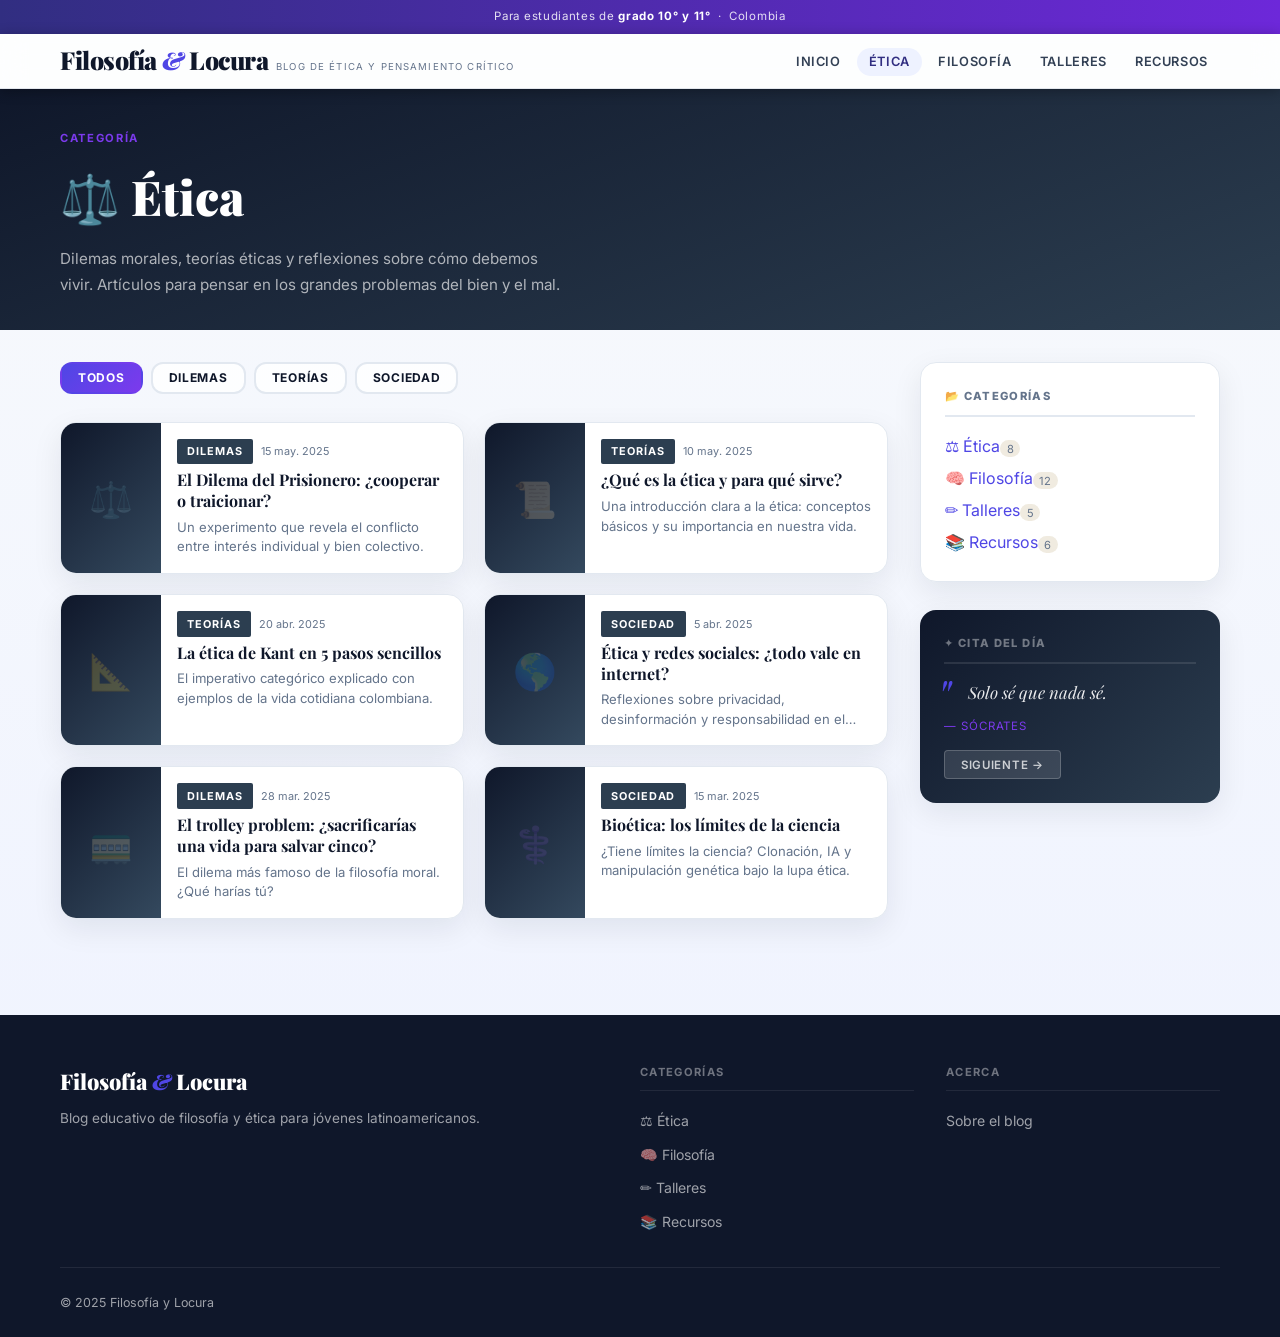
<file: etica.html>
<!DOCTYPE html>
<html lang="es">
<head>
  <meta charset="UTF-8">
  <meta name="viewport" content="width=device-width, initial-scale=1.0">
  <meta name="description" content="Artículos de ética para estudiantes de secundaria. Dilemas morales, teorías éticas y aplicaciones prácticas.">
  <title>Ética | Filosofía y Locura</title>
  <link rel="stylesheet" href="css/styles.css">
  <link rel="icon" href="data:image/svg+xml,<svg xmlns='http://www.w3.org/2000/svg' viewBox='0 0 100 100'><text y='.9em' font-size='90'>⚖️</text></svg>">
</head>
<body>

  <div class="topbar"><div class="container">Para estudiantes de <strong>grado 10° y 11°</strong> &nbsp;·&nbsp; Colombia</div></div>

  <header class="masthead" role="banner">
    <div class="masthead__inner container">
      <a href="index.html" class="masthead__brand">
        <span class="masthead__logo">Filosofía <span>&</span> Locura</span>
        <span class="masthead__tagline">Blog de ética y pensamiento crítico</span>
      </a>
      <nav aria-label="Navegación principal">
        <ul class="nav__list" role="list">
          <li><a href="index.html"     class="nav__link">Inicio</a></li>
          <li><a href="etica.html"     class="nav__link active">Ética</a></li>
          <li><a href="filosofia.html" class="nav__link">Filosofía</a></li>
          <li><a href="talleres.html"  class="nav__link">Talleres</a></li>
          <li><a href="recursos.html"  class="nav__link">Recursos</a></li>
        </ul>
      </nav>
      <button class="hamburger" id="hamburger" aria-label="Abrir menú" aria-expanded="false">
        <span></span><span></span><span></span>
      </button>
    </div>
    <nav class="mobile-nav" id="mobileNav" aria-label="Menú móvil">
      <ul class="mobile-nav__list" role="list">
        <li><a href="index.html"     class="mobile-nav__link">🏠 Inicio</a></li>
        <li><a href="etica.html"     class="mobile-nav__link">⚖️ Ética</a></li>
        <li><a href="filosofia.html" class="mobile-nav__link">🧠 Filosofía</a></li>
        <li><a href="talleres.html"  class="mobile-nav__link">✏️ Talleres</a></li>
        <li><a href="recursos.html"  class="mobile-nav__link">📚 Recursos</a></li>
      </ul>
    </nav>
  </header>

  <!-- CATEGORY BANNER -->
  <div class="category-banner">
    <div class="container">
      <p class="category-banner__label">Categoría</p>
      <h1 class="category-banner__title">⚖️ Ética</h1>
      <p class="category-banner__desc">
        Dilemas morales, teorías éticas y reflexiones sobre cómo debemos vivir.
        Artículos para pensar en los grandes problemas del bien y el mal.
      </p>
    </div>
  </div>

  <main>
    <div class="container">
      <div class="main-layout" style="padding-top:2rem;">

        <div>
          <!-- Filtros -->
          <div style="display:flex; gap:0.5rem; flex-wrap:wrap; margin-bottom:1.75rem;" role="group" aria-label="Filtrar por subcategoría">
            <button data-filter="all"      class="btn btn--primary" style="padding:0.4rem 1rem; font-size:0.75rem;">Todos</button>
            <button data-filter="dilemas"  class="btn btn--outline" style="padding:0.4rem 1rem; font-size:0.75rem; color:var(--ink); border-color:var(--border);">Dilemas</button>
            <button data-filter="teorias"  class="btn btn--outline" style="padding:0.4rem 1rem; font-size:0.75rem; color:var(--ink); border-color:var(--border);">Teorías</button>
            <button data-filter="sociedad" class="btn btn--outline" style="padding:0.4rem 1rem; font-size:0.75rem; color:var(--ink); border-color:var(--border);">Sociedad</button>
          </div>

          <div class="posts-grid" role="list">

            <a href="posts/el-dilema-del-prisionero.html" class="post-card" data-category="dilemas" role="listitem">
              <div class="post-card__thumb">⚖️</div>
              <div class="post-card__body">
                <div class="post-card__meta">
                  <span class="tag tag--etica">Dilemas</span>
                  <span class="post-card__date">15 may. 2025</span>
                </div>
                <h2 class="post-card__title">El Dilema del Prisionero: ¿cooperar o traicionar?</h2>
                <p class="post-card__excerpt">Un experimento que revela el conflicto entre interés individual y bien colectivo.</p>
              </div>
            </a>

            <a href="posts/que-es-la-etica.html" class="post-card" data-category="teorias" role="listitem">
              <div class="post-card__thumb">📜</div>
              <div class="post-card__body">
                <div class="post-card__meta">
                  <span class="tag tag--etica">Teorías</span>
                  <span class="post-card__date">10 may. 2025</span>
                </div>
                <h2 class="post-card__title">¿Qué es la ética y para qué sirve?</h2>
                <p class="post-card__excerpt">Una introducción clara a la ética: conceptos básicos y su importancia en nuestra vida.</p>
              </div>
            </a>

            <a href="posts/etica-kantiana.html" class="post-card" data-category="teorias" role="listitem">
              <div class="post-card__thumb">📐</div>
              <div class="post-card__body">
                <div class="post-card__meta">
                  <span class="tag tag--etica">Teorías</span>
                  <span class="post-card__date">20 abr. 2025</span>
                </div>
                <h2 class="post-card__title">La ética de Kant en 5 pasos sencillos</h2>
                <p class="post-card__excerpt">El imperativo categórico explicado con ejemplos de la vida cotidiana colombiana.</p>
              </div>
            </a>

            <a href="#" class="post-card" data-category="sociedad" role="listitem">
              <div class="post-card__thumb">🌎</div>
              <div class="post-card__body">
                <div class="post-card__meta">
                  <span class="tag tag--etica">Sociedad</span>
                  <span class="post-card__date">5 abr. 2025</span>
                </div>
                <h2 class="post-card__title">Ética y redes sociales: ¿todo vale en internet?</h2>
                <p class="post-card__excerpt">Reflexiones sobre privacidad, desinformación y responsabilidad en el mundo digital.</p>
              </div>
            </a>

            <a href="#" class="post-card" data-category="dilemas" role="listitem">
              <div class="post-card__thumb">🚃</div>
              <div class="post-card__body">
                <div class="post-card__meta">
                  <span class="tag tag--etica">Dilemas</span>
                  <span class="post-card__date">28 mar. 2025</span>
                </div>
                <h2 class="post-card__title">El trolley problem: ¿sacrificarías una vida para salvar cinco?</h2>
                <p class="post-card__excerpt">El dilema más famoso de la filosofía moral. ¿Qué harías tú?</p>
              </div>
            </a>

            <a href="#" class="post-card" data-category="sociedad" role="listitem">
              <div class="post-card__thumb">⚕️</div>
              <div class="post-card__body">
                <div class="post-card__meta">
                  <span class="tag tag--etica">Sociedad</span>
                  <span class="post-card__date">15 mar. 2025</span>
                </div>
                <h2 class="post-card__title">Bioética: los límites de la ciencia</h2>
                <p class="post-card__excerpt">¿Tiene límites la ciencia? Clonación, IA y manipulación genética bajo la lupa ética.</p>
              </div>
            </a>

          </div>
        </div>

        <aside class="sidebar" aria-label="Barra lateral">
          <div class="widget">
            <h2 class="widget__title">📂 Categorías</h2>
            <ul class="cat-list">
              <li><a href="etica.html"><span>⚖️ Ética</span><span class="cat-list__count">8</span></a></li>
              <li><a href="filosofia.html"><span>🧠 Filosofía</span><span class="cat-list__count">12</span></a></li>
              <li><a href="talleres.html"><span>✏️ Talleres</span><span class="cat-list__count">5</span></a></li>
              <li><a href="recursos.html"><span>📚 Recursos</span><span class="cat-list__count">6</span></a></li>
            </ul>
          </div>
          <div class="widget quote-widget">
            <h2 class="widget__title">✦ Cita del día</h2>
            <p class="quote-text" id="quoteText">Solo sé que nada sé.</p>
            <p class="quote-author" id="quoteAuthor">— Sócrates</p>
            <button id="quoteBtn" style="background:rgba(255,255,255,0.12);color:rgba(255,255,255,0.75);border:1px solid rgba(255,255,255,0.2);padding:0.4rem 1rem;border-radius:4px;font-family:var(--font-ui);font-size:0.72rem;font-weight:600;letter-spacing:0.06em;text-transform:uppercase;cursor:pointer;margin-top:0.85rem;">Siguiente →</button>
          </div>
        </aside>

      </div>
    </div>
  </main>

  <footer role="contentinfo">
    <div class="container">
      <div class="footer__grid">
        <div>
          <div class="footer__brand-name">Filosofía <span>&</span> Locura</div>
          <p class="footer__brand-desc">Blog educativo de filosofía y ética para jóvenes latinoamericanos.</p>
        </div>
        <div>
          <div class="footer__heading">Categorías</div>
          <ul class="footer__links">
            <li><a href="etica.html">⚖️ Ética</a></li>
            <li><a href="filosofia.html">🧠 Filosofía</a></li>
            <li><a href="talleres.html">✏️ Talleres</a></li>
            <li><a href="recursos.html">📚 Recursos</a></li>
          </ul>
        </div>
        <div>
          <div class="footer__heading">Acerca</div>
          <ul class="footer__links">
            <li><a href="acerca.html">Sobre el blog</a></li>
          </ul>
        </div>
      </div>
      <div class="footer__bottom">
        <span>© 2025 Filosofía y Locura</span>
      </div>
    </div>
  </footer>

  <button class="back-top" id="backToTop" aria-label="Volver arriba">↑</button>
  <script src="js/scripts.js"></script>
</body>
</html>
</file>
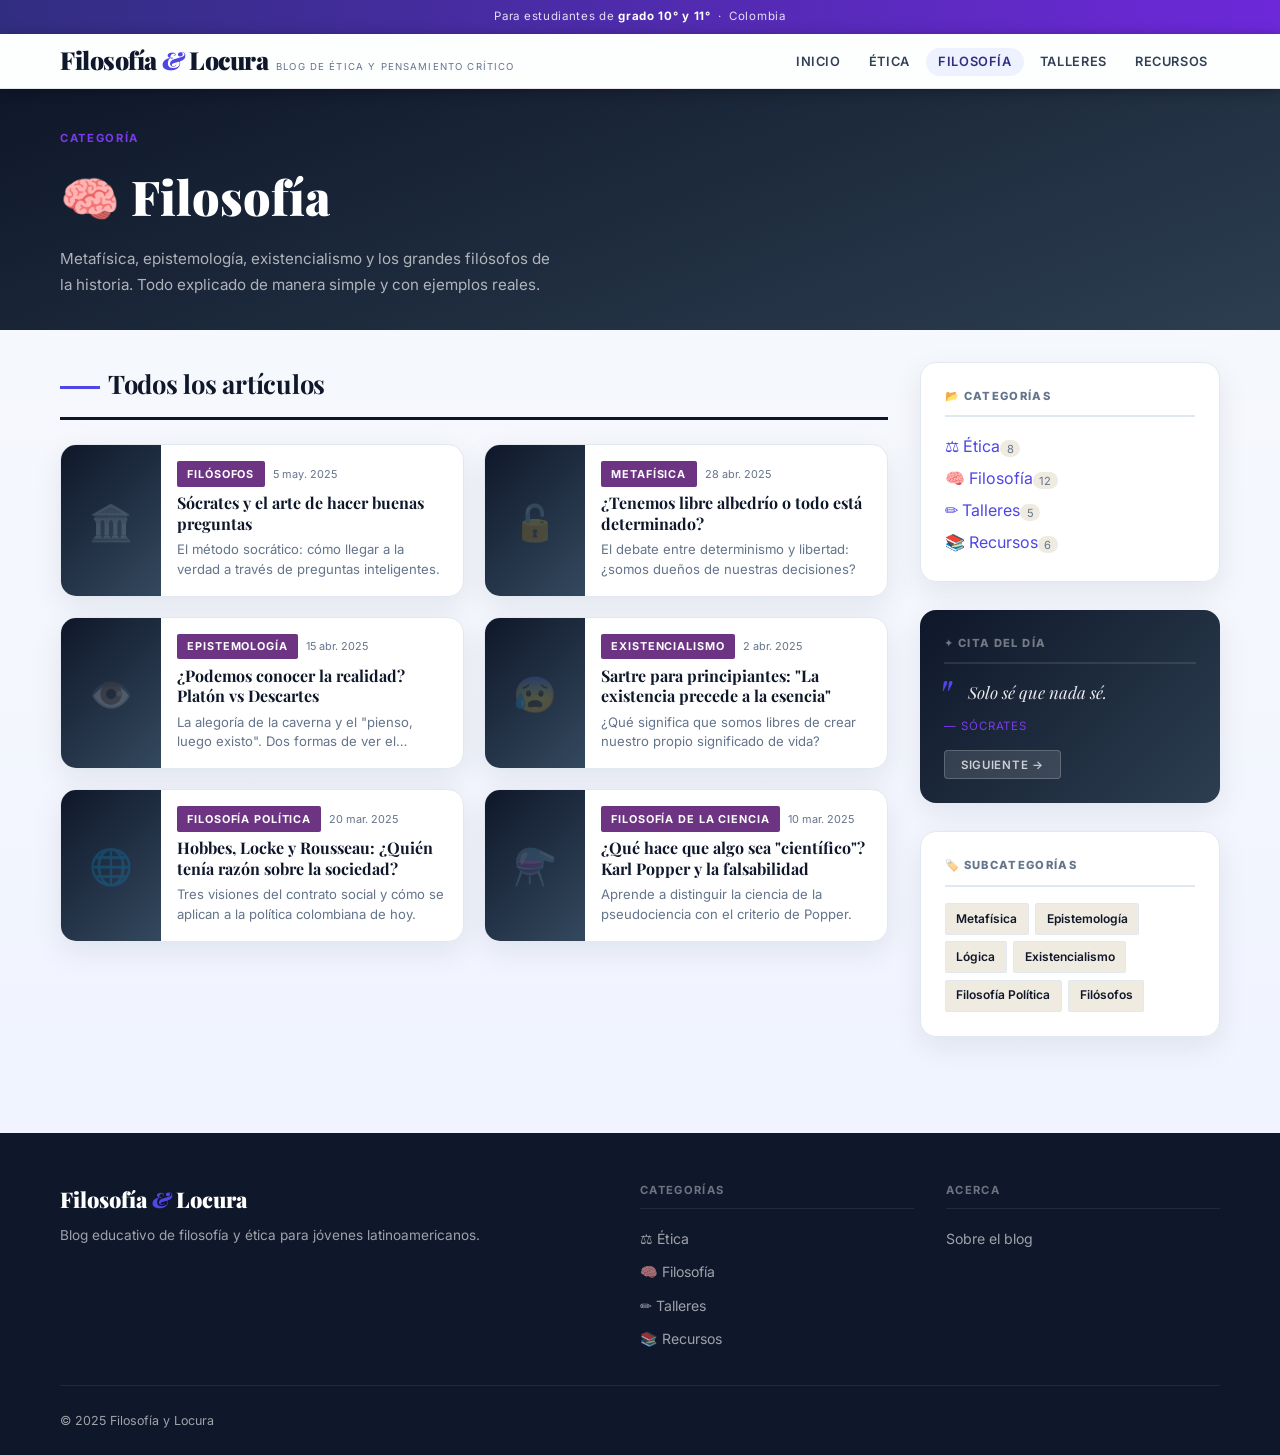
<file: filosofia.html>
<!DOCTYPE html>
<html lang="es">
<head>
  <meta charset="UTF-8">
  <meta name="viewport" content="width=device-width, initial-scale=1.0">
  <meta name="description" content="Artículos de filosofía para estudiantes de secundaria. Metafísica, epistemología, existencialismo y más.">
  <title>Filosofía | Filosofía y Locura</title>
  <link rel="stylesheet" href="css/styles.css">
  <link rel="icon" href="data:image/svg+xml,<svg xmlns='http://www.w3.org/2000/svg' viewBox='0 0 100 100'><text y='.9em' font-size='90'>🧠</text></svg>">
</head>
<body>

  <div class="topbar"><div class="container">Para estudiantes de <strong>grado 10° y 11°</strong> &nbsp;·&nbsp; Colombia</div></div>

  <header class="masthead" role="banner">
    <div class="masthead__inner container">
      <a href="index.html" class="masthead__brand">
        <span class="masthead__logo">Filosofía <span>&</span> Locura</span>
        <span class="masthead__tagline">Blog de ética y pensamiento crítico</span>
      </a>
      <nav aria-label="Navegación principal">
        <ul class="nav__list" role="list">
          <li><a href="index.html"     class="nav__link">Inicio</a></li>
          <li><a href="etica.html"     class="nav__link">Ética</a></li>
          <li><a href="filosofia.html" class="nav__link active">Filosofía</a></li>
          <li><a href="talleres.html"  class="nav__link">Talleres</a></li>
          <li><a href="recursos.html"  class="nav__link">Recursos</a></li>
        </ul>
      </nav>
      <button class="hamburger" id="hamburger" aria-label="Abrir menú" aria-expanded="false">
        <span></span><span></span><span></span>
      </button>
    </div>
    <nav class="mobile-nav" id="mobileNav" aria-label="Menú móvil">
      <ul class="mobile-nav__list" role="list">
        <li><a href="index.html"     class="mobile-nav__link">🏠 Inicio</a></li>
        <li><a href="etica.html"     class="mobile-nav__link">⚖️ Ética</a></li>
        <li><a href="filosofia.html" class="mobile-nav__link">🧠 Filosofía</a></li>
        <li><a href="talleres.html"  class="mobile-nav__link">✏️ Talleres</a></li>
        <li><a href="recursos.html"  class="mobile-nav__link">📚 Recursos</a></li>
      </ul>
    </nav>
  </header>

  <div class="category-banner">
    <div class="container">
      <p class="category-banner__label">Categoría</p>
      <h1 class="category-banner__title">🧠 Filosofía</h1>
      <p class="category-banner__desc">
        Metafísica, epistemología, existencialismo y los grandes filósofos de la historia.
        Todo explicado de manera simple y con ejemplos reales.
      </p>
    </div>
  </div>

  <main>
    <div class="container">
      <div class="main-layout" style="padding-top:2rem;">
        <div>
          <div class="section-header">
            <h2 class="section-header__title">
              <span class="section-header__line"></span>Todos los artículos
            </h2>
          </div>

          <div class="posts-grid" role="list">
            <a href="posts/socrates-y-el-metodo-maieutico.html" class="post-card" role="listitem">
              <div class="post-card__thumb">🏛️</div>
              <div class="post-card__body">
                <div class="post-card__meta">
                  <span class="tag tag--filosofia">Filósofos</span>
                  <span class="post-card__date">5 may. 2025</span>
                </div>
                <h2 class="post-card__title">Sócrates y el arte de hacer buenas preguntas</h2>
                <p class="post-card__excerpt">El método socrático: cómo llegar a la verdad a través de preguntas inteligentes.</p>
              </div>
            </a>

            <a href="posts/libre-albedrio.html" class="post-card" role="listitem">
              <div class="post-card__thumb">🔓</div>
              <div class="post-card__body">
                <div class="post-card__meta">
                  <span class="tag tag--filosofia">Metafísica</span>
                  <span class="post-card__date">28 abr. 2025</span>
                </div>
                <h2 class="post-card__title">¿Tenemos libre albedrío o todo está determinado?</h2>
                <p class="post-card__excerpt">El debate entre determinismo y libertad: ¿somos dueños de nuestras decisiones?</p>
              </div>
            </a>

            <a href="#" class="post-card" role="listitem">
              <div class="post-card__thumb">👁️</div>
              <div class="post-card__body">
                <div class="post-card__meta">
                  <span class="tag tag--filosofia">Epistemología</span>
                  <span class="post-card__date">15 abr. 2025</span>
                </div>
                <h2 class="post-card__title">¿Podemos conocer la realidad? Platón vs Descartes</h2>
                <p class="post-card__excerpt">La alegoría de la caverna y el "pienso, luego existo". Dos formas de ver el conocimiento.</p>
              </div>
            </a>

            <a href="#" class="post-card" role="listitem">
              <div class="post-card__thumb">😰</div>
              <div class="post-card__body">
                <div class="post-card__meta">
                  <span class="tag tag--filosofia">Existencialismo</span>
                  <span class="post-card__date">2 abr. 2025</span>
                </div>
                <h2 class="post-card__title">Sartre para principiantes: "La existencia precede a la esencia"</h2>
                <p class="post-card__excerpt">¿Qué significa que somos libres de crear nuestro propio significado de vida?</p>
              </div>
            </a>

            <a href="#" class="post-card" role="listitem">
              <div class="post-card__thumb">🌐</div>
              <div class="post-card__body">
                <div class="post-card__meta">
                  <span class="tag tag--filosofia">Filosofía Política</span>
                  <span class="post-card__date">20 mar. 2025</span>
                </div>
                <h2 class="post-card__title">Hobbes, Locke y Rousseau: ¿Quién tenía razón sobre la sociedad?</h2>
                <p class="post-card__excerpt">Tres visiones del contrato social y cómo se aplican a la política colombiana de hoy.</p>
              </div>
            </a>

            <a href="#" class="post-card" role="listitem">
              <div class="post-card__thumb">⚗️</div>
              <div class="post-card__body">
                <div class="post-card__meta">
                  <span class="tag tag--filosofia">Filosofía de la Ciencia</span>
                  <span class="post-card__date">10 mar. 2025</span>
                </div>
                <h2 class="post-card__title">¿Qué hace que algo sea "científico"? Karl Popper y la falsabilidad</h2>
                <p class="post-card__excerpt">Aprende a distinguir la ciencia de la pseudociencia con el criterio de Popper.</p>
              </div>
            </a>
          </div>
        </div>

        <aside class="sidebar" aria-label="Barra lateral">
          <div class="widget">
            <h2 class="widget__title">📂 Categorías</h2>
            <ul class="cat-list">
              <li><a href="etica.html"><span>⚖️ Ética</span><span class="cat-list__count">8</span></a></li>
              <li><a href="filosofia.html"><span>🧠 Filosofía</span><span class="cat-list__count">12</span></a></li>
              <li><a href="talleres.html"><span>✏️ Talleres</span><span class="cat-list__count">5</span></a></li>
              <li><a href="recursos.html"><span>📚 Recursos</span><span class="cat-list__count">6</span></a></li>
            </ul>
          </div>
          <div class="widget quote-widget">
            <h2 class="widget__title">✦ Cita del día</h2>
            <p class="quote-text" id="quoteText">Solo sé que nada sé.</p>
            <p class="quote-author" id="quoteAuthor">— Sócrates</p>
            <button id="quoteBtn" style="background:rgba(255,255,255,0.12);color:rgba(255,255,255,0.75);border:1px solid rgba(255,255,255,0.2);padding:0.4rem 1rem;border-radius:4px;font-family:var(--font-ui);font-size:0.72rem;font-weight:600;letter-spacing:0.06em;text-transform:uppercase;cursor:pointer;margin-top:0.85rem;">Siguiente →</button>
          </div>
          <div class="widget">
            <h2 class="widget__title">🏷️ Subcategorías</h2>
            <div class="tags-cloud">
              <a href="#" class="tag-cloud__item">Metafísica</a>
              <a href="#" class="tag-cloud__item">Epistemología</a>
              <a href="#" class="tag-cloud__item">Lógica</a>
              <a href="#" class="tag-cloud__item">Existencialismo</a>
              <a href="#" class="tag-cloud__item">Filosofía Política</a>
              <a href="#" class="tag-cloud__item">Filósofos</a>
            </div>
          </div>
        </aside>
      </div>
    </div>
  </main>

  <footer role="contentinfo">
    <div class="container">
      <div class="footer__grid">
        <div>
          <div class="footer__brand-name">Filosofía <span>&</span> Locura</div>
          <p class="footer__brand-desc">Blog educativo de filosofía y ética para jóvenes latinoamericanos.</p>
        </div>
        <div>
          <div class="footer__heading">Categorías</div>
          <ul class="footer__links">
            <li><a href="etica.html">⚖️ Ética</a></li>
            <li><a href="filosofia.html">🧠 Filosofía</a></li>
            <li><a href="talleres.html">✏️ Talleres</a></li>
            <li><a href="recursos.html">📚 Recursos</a></li>
          </ul>
        </div>
        <div>
          <div class="footer__heading">Acerca</div>
          <ul class="footer__links"><li><a href="acerca.html">Sobre el blog</a></li></ul>
        </div>
      </div>
      <div class="footer__bottom"><span>© 2025 Filosofía y Locura</span></div>
    </div>
  </footer>

  <button class="back-top" id="backToTop" aria-label="Volver arriba">↑</button>
  <script src="js/scripts.js"></script>
</body>
</html>
</file>
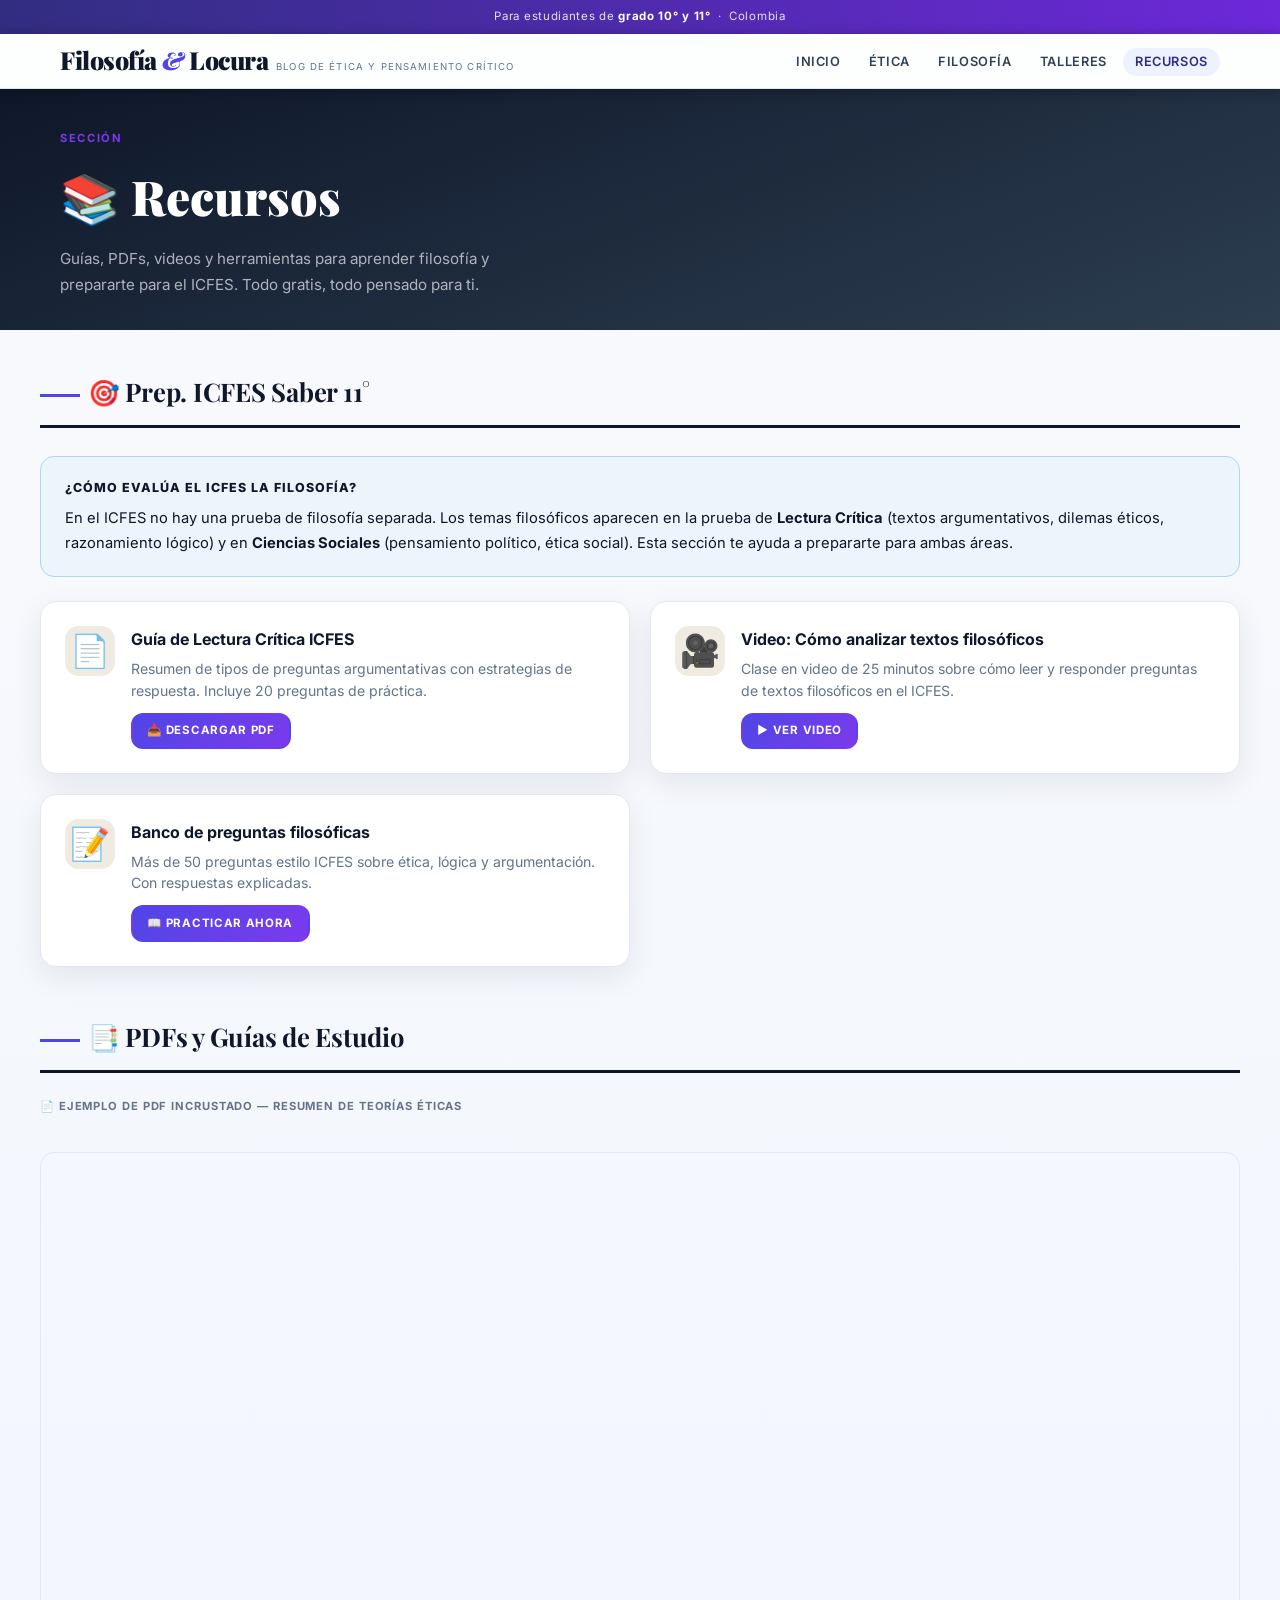
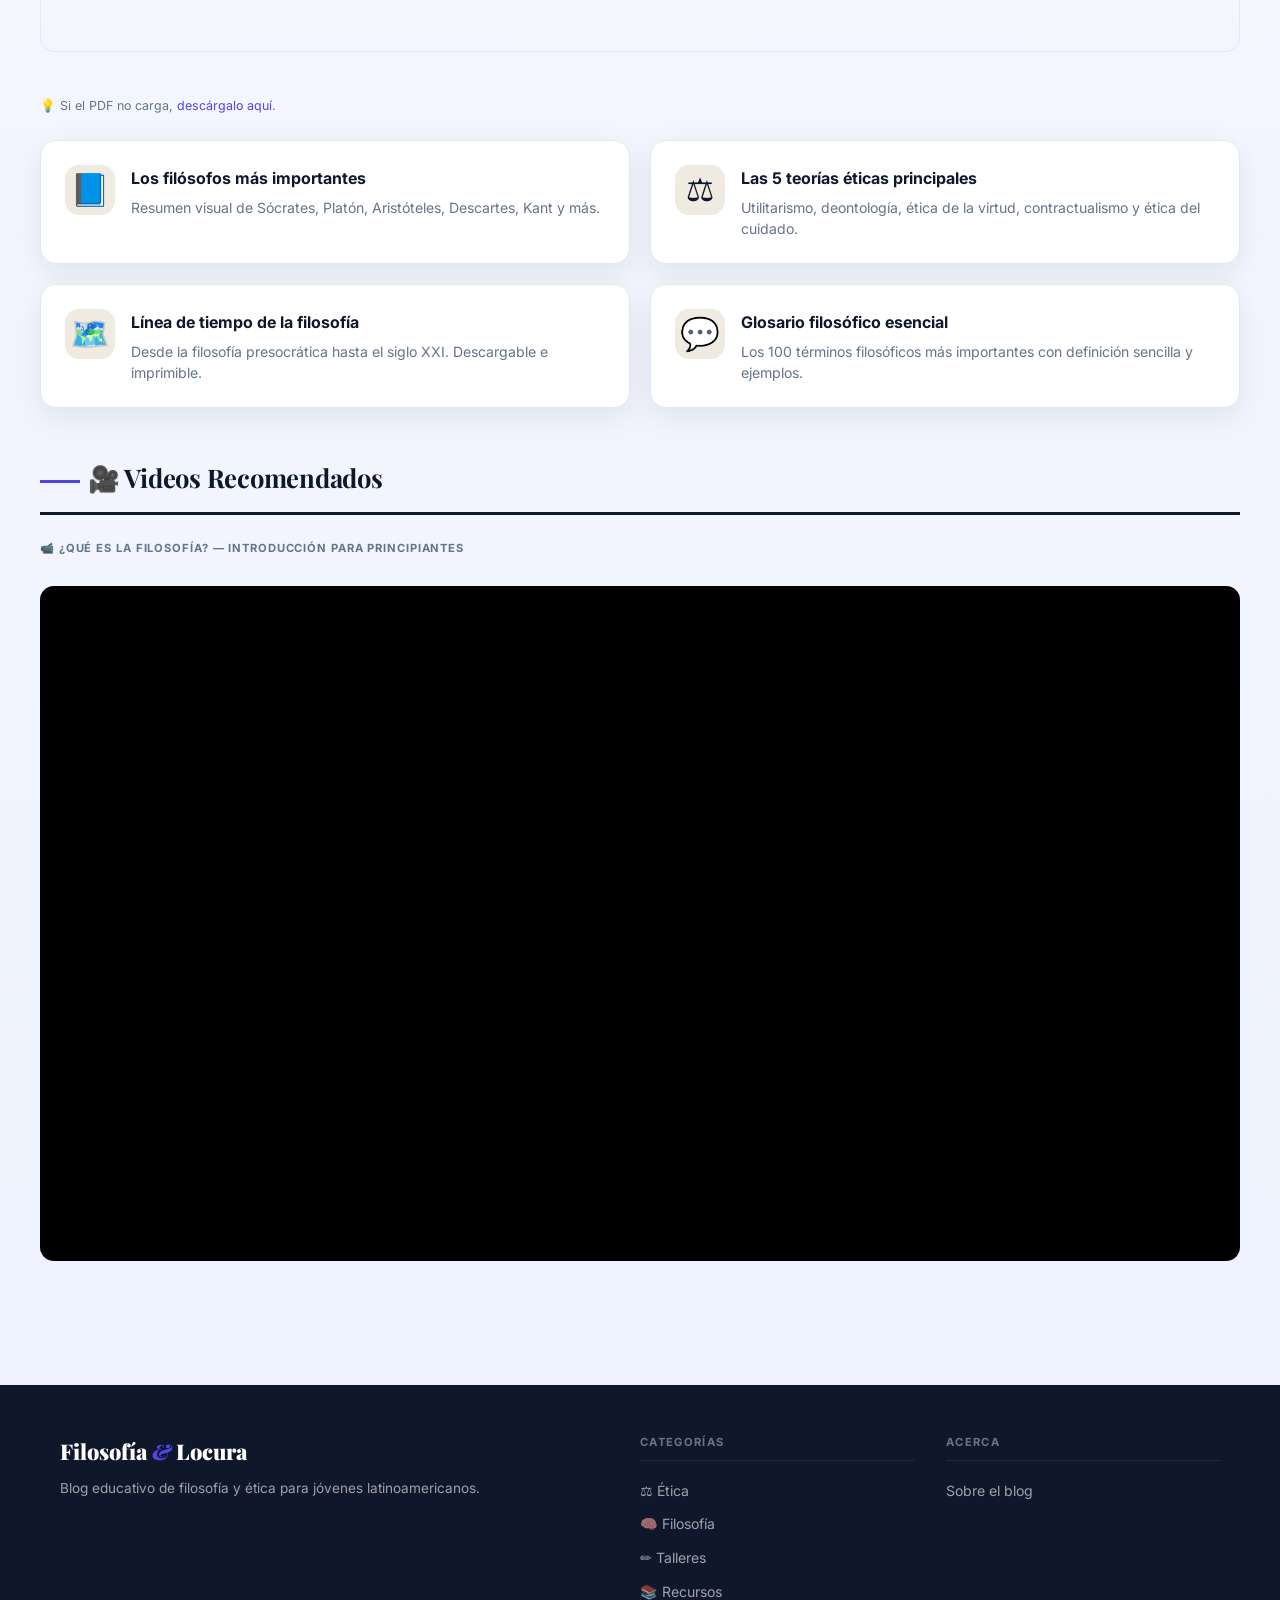
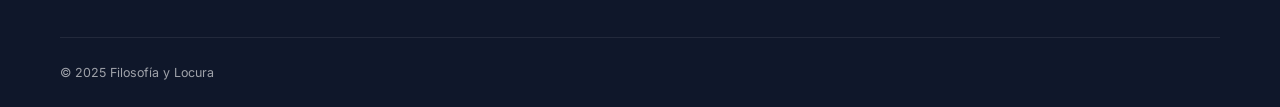
<file: recursos.html>
<!DOCTYPE html>
<html lang="es">
<head>
  <meta charset="UTF-8">
  <meta name="viewport" content="width=device-width, initial-scale=1.0">
  <meta name="description" content="Recursos de filosofía y ética: guías ICFES, PDFs descargables, videos y herramientas para estudiantes de 10° y 11°.">
  <title>Recursos | Filosofía y Locura</title>
  <link rel="stylesheet" href="css/styles.css">
  <link rel="icon" href="data:image/svg+xml,<svg xmlns='http://www.w3.org/2000/svg' viewBox='0 0 100 100'><text y='.9em' font-size='90'>📚</text></svg>">
</head>
<body>

  <div class="topbar"><div class="container">Para estudiantes de <strong>grado 10° y 11°</strong> &nbsp;·&nbsp; Colombia</div></div>

  <header class="masthead" role="banner">
    <div class="masthead__inner container">
      <a href="index.html" class="masthead__brand">
        <span class="masthead__logo">Filosofía <span>&</span> Locura</span>
        <span class="masthead__tagline">Blog de ética y pensamiento crítico</span>
      </a>
      <nav aria-label="Navegación principal">
        <ul class="nav__list" role="list">
          <li><a href="index.html"     class="nav__link">Inicio</a></li>
          <li><a href="etica.html"     class="nav__link">Ética</a></li>
          <li><a href="filosofia.html" class="nav__link">Filosofía</a></li>
          <li><a href="talleres.html"  class="nav__link">Talleres</a></li>
          <li><a href="recursos.html"  class="nav__link active">Recursos</a></li>
        </ul>
      </nav>
      <button class="hamburger" id="hamburger" aria-label="Abrir menú" aria-expanded="false">
        <span></span><span></span><span></span>
      </button>
    </div>
    <nav class="mobile-nav" id="mobileNav" aria-label="Menú móvil">
      <ul class="mobile-nav__list" role="list">
        <li><a href="index.html"     class="mobile-nav__link">🏠 Inicio</a></li>
        <li><a href="etica.html"     class="mobile-nav__link">⚖️ Ética</a></li>
        <li><a href="filosofia.html" class="mobile-nav__link">🧠 Filosofía</a></li>
        <li><a href="talleres.html"  class="mobile-nav__link">✏️ Talleres</a></li>
        <li><a href="recursos.html"  class="mobile-nav__link">📚 Recursos</a></li>
      </ul>
    </nav>
  </header>

  <div class="category-banner">
    <div class="container">
      <p class="category-banner__label">Sección</p>
      <h1 class="category-banner__title">📚 Recursos</h1>
      <p class="category-banner__desc">
        Guías, PDFs, videos y herramientas para aprender filosofía y prepararte para el ICFES.
        Todo gratis, todo pensado para ti.
      </p>
    </div>
  </div>

  <main>
    <div class="container" style="padding: 2.5rem 0 3rem;">

      <!-- ICFES Section -->
      <section id="icfes" style="margin-bottom:3rem;" aria-labelledby="icfesTitle">
        <div class="section-header">
          <h2 class="section-header__title" id="icfesTitle">
            <span class="section-header__line"></span>🎯 Prep. ICFES Saber 11°
          </h2>
        </div>

        <div class="info-box" style="margin-bottom:1.5rem;">
          <div class="info-box__title">¿Cómo evalúa el ICFES la filosofía?</div>
          <p>
            En el ICFES no hay una prueba de filosofía separada. Los temas filosóficos
            aparecen en la prueba de <strong>Lectura Crítica</strong> (textos argumentativos,
            dilemas éticos, razonamiento lógico) y en <strong>Ciencias Sociales</strong>
            (pensamiento político, ética social). Esta sección te ayuda a prepararte
            para ambas áreas.
          </p>
        </div>

        <div class="resources-grid">
          <div class="resource-card">
            <div class="resource-card__icon">📄</div>
            <div>
              <div class="resource-card__title">Guía de Lectura Crítica ICFES</div>
              <p class="resource-card__desc">
                Resumen de tipos de preguntas argumentativas con estrategias de respuesta.
                Incluye 20 preguntas de práctica.
              </p>
              <a href="#" class="btn btn--primary" style="margin-top:0.75rem; padding:0.4rem 0.9rem; font-size:0.72rem;">
                📥 Descargar PDF
              </a>
            </div>
          </div>

          <div class="resource-card">
            <div class="resource-card__icon">🎥</div>
            <div>
              <div class="resource-card__title">Video: Cómo analizar textos filosóficos</div>
              <p class="resource-card__desc">
                Clase en video de 25 minutos sobre cómo leer y responder preguntas de textos
                filosóficos en el ICFES.
              </p>
              <a href="#" class="btn btn--primary" style="margin-top:0.75rem; padding:0.4rem 0.9rem; font-size:0.72rem;">
                ▶ Ver video
              </a>
            </div>
          </div>

          <div class="resource-card">
            <div class="resource-card__icon">📝</div>
            <div>
              <div class="resource-card__title">Banco de preguntas filosóficas</div>
              <p class="resource-card__desc">
                Más de 50 preguntas estilo ICFES sobre ética, lógica y argumentación.
                Con respuestas explicadas.
              </p>
              <a href="#" class="btn btn--primary" style="margin-top:0.75rem; padding:0.4rem 0.9rem; font-size:0.72rem;">
                📖 Practicar ahora
              </a>
            </div>
          </div>
        </div>
      </section>

      <!-- PDFs y Guías -->
      <section style="margin-bottom:3rem;" aria-labelledby="pdfsTitle">
        <div class="section-header">
          <h2 class="section-header__title" id="pdfsTitle">
            <span class="section-header__line"></span>📑 PDFs y Guías de Estudio
          </h2>
        </div>

        <!-- Ejemplo de PDF embebido -->
        <div style="margin-bottom:1.5rem;">
          <p class="embed-label">📄 Ejemplo de PDF incrustado — Resumen de Teorías Éticas</p>
          <!--
            ════════════════════════════════════════════════════════════
            CÓMO INCRUSTAR UN PDF:
            Opción 1 — PDF local (subido a tu repositorio):
              <iframe src="assets/guia-etica.pdf" class="pdf-embed"></iframe>

            Opción 2 — Google Drive:
              1. Sube el PDF a Google Drive
              2. Haz clic derecho → "Obtener enlace" → "Cualquier persona con el enlace"
              3. Copia el ID del archivo (la parte larga del URL)
              4. Usa: https://drive.google.com/file/d/TU_ID/preview

            Opción 3 — PDF.js para mejor compatibilidad móvil:
              Descarga pdf.js de https://mozilla.github.io/pdf.js/ y úsalo como visor.
            ════════════════════════════════════════════════════════════
          -->
          <iframe
            src="https://drive.google.com/file/d/1BxiMVs0XRA5nFXdX3n0Q0iQ5jvdydIQ/preview"
            class="pdf-embed"
            title="Resumen de Teorías Éticas"
            loading="lazy"
            aria-label="Visor de PDF: Resumen de Teorías Éticas">
          </iframe>
          <p style="font-size:0.78rem; color:var(--muted); margin-top:0.4rem;">
            💡 Si el PDF no carga, <a href="#">descárgalo aquí</a>.
          </p>
        </div>

        <div class="resources-grid">
          <a href="#" class="resource-card">
            <div class="resource-card__icon">📘</div>
            <div>
              <div class="resource-card__title">Los filósofos más importantes</div>
              <p class="resource-card__desc">Resumen visual de Sócrates, Platón, Aristóteles, Descartes, Kant y más.</p>
            </div>
          </a>
          <a href="#" class="resource-card">
            <div class="resource-card__icon">⚖️</div>
            <div>
              <div class="resource-card__title">Las 5 teorías éticas principales</div>
              <p class="resource-card__desc">Utilitarismo, deontología, ética de la virtud, contractualismo y ética del cuidado.</p>
            </div>
          </a>
          <a href="#" class="resource-card">
            <div class="resource-card__icon">🗺️</div>
            <div>
              <div class="resource-card__title">Línea de tiempo de la filosofía</div>
              <p class="resource-card__desc">Desde la filosofía presocrática hasta el siglo XXI. Descargable e imprimible.</p>
            </div>
          </a>
          <a href="#" class="resource-card">
            <div class="resource-card__icon">💬</div>
            <div>
              <div class="resource-card__title">Glosario filosófico esencial</div>
              <p class="resource-card__desc">Los 100 términos filosóficos más importantes con definición sencilla y ejemplos.</p>
            </div>
          </a>
        </div>
      </section>

      <!-- Videos recomendados -->
      <section aria-labelledby="videosTitle">
        <div class="section-header">
          <h2 class="section-header__title" id="videosTitle">
            <span class="section-header__line"></span>🎥 Videos Recomendados
          </h2>
        </div>
        <div style="display:grid; grid-template-columns:1fr; gap:1.5rem;">
          <div>
            <p class="embed-label">📹 ¿Qué es la filosofía? — Introducción para principiantes</p>
            <div class="video-embed">
              <iframe
                src="https://www.youtube.com/embed/1A_CAkYt3GY"
                title="¿Qué es la filosofía?"
                allow="accelerometer; autoplay; clipboard-write; encrypted-media; gyroscope; picture-in-picture"
                allowfullscreen loading="lazy">
              </iframe>
            </div>
          </div>
        </div>
      </section>

    </div>
  </main>

  <footer role="contentinfo">
    <div class="container">
      <div class="footer__grid">
        <div>
          <div class="footer__brand-name">Filosofía <span>&</span> Locura</div>
          <p class="footer__brand-desc">Blog educativo de filosofía y ética para jóvenes latinoamericanos.</p>
        </div>
        <div>
          <div class="footer__heading">Categorías</div>
          <ul class="footer__links">
            <li><a href="etica.html">⚖️ Ética</a></li>
            <li><a href="filosofia.html">🧠 Filosofía</a></li>
            <li><a href="talleres.html">✏️ Talleres</a></li>
            <li><a href="recursos.html">📚 Recursos</a></li>
          </ul>
        </div>
        <div>
          <div class="footer__heading">Acerca</div>
          <ul class="footer__links"><li><a href="acerca.html">Sobre el blog</a></li></ul>
        </div>
      </div>
      <div class="footer__bottom"><span>© 2025 Filosofía y Locura</span></div>
    </div>
  </footer>

  <button class="back-top" id="backToTop" aria-label="Volver arriba">↑</button>
  <script src="js/scripts.js"></script>
</body>
</html>
</file>
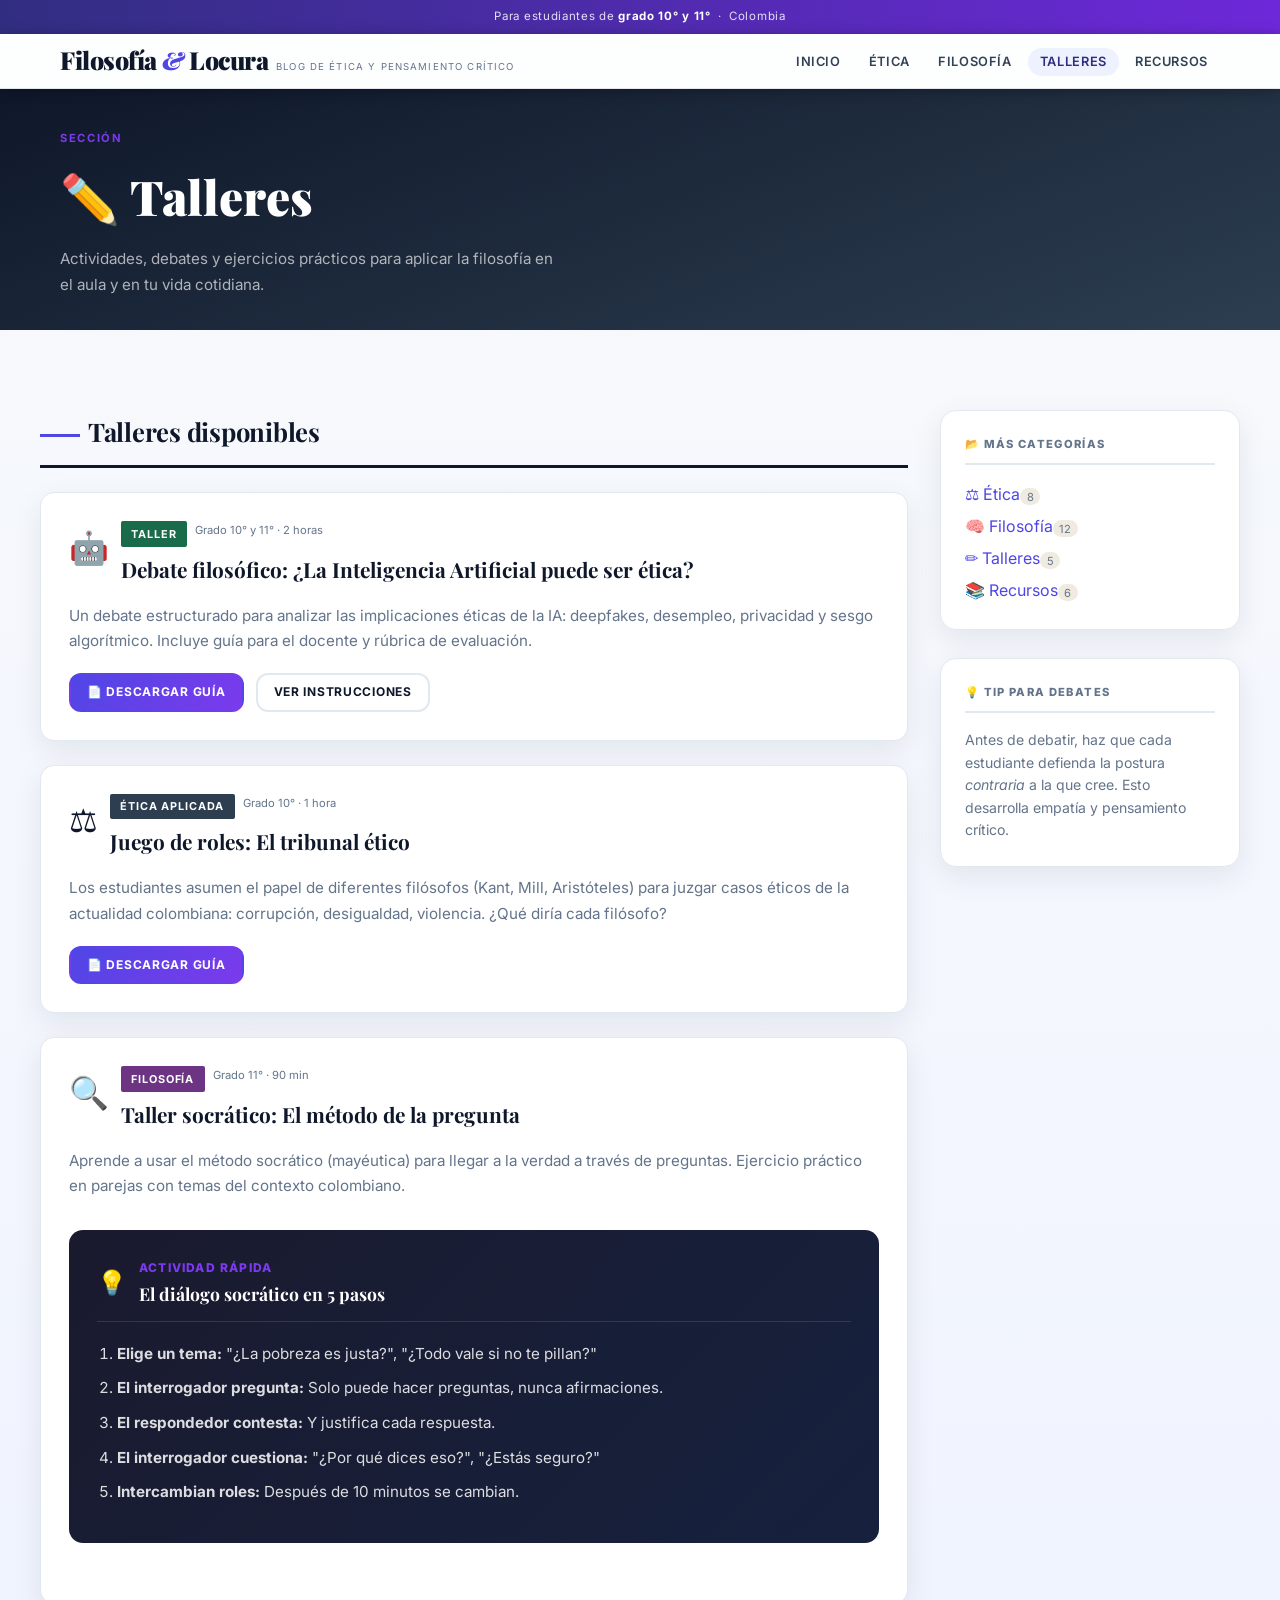
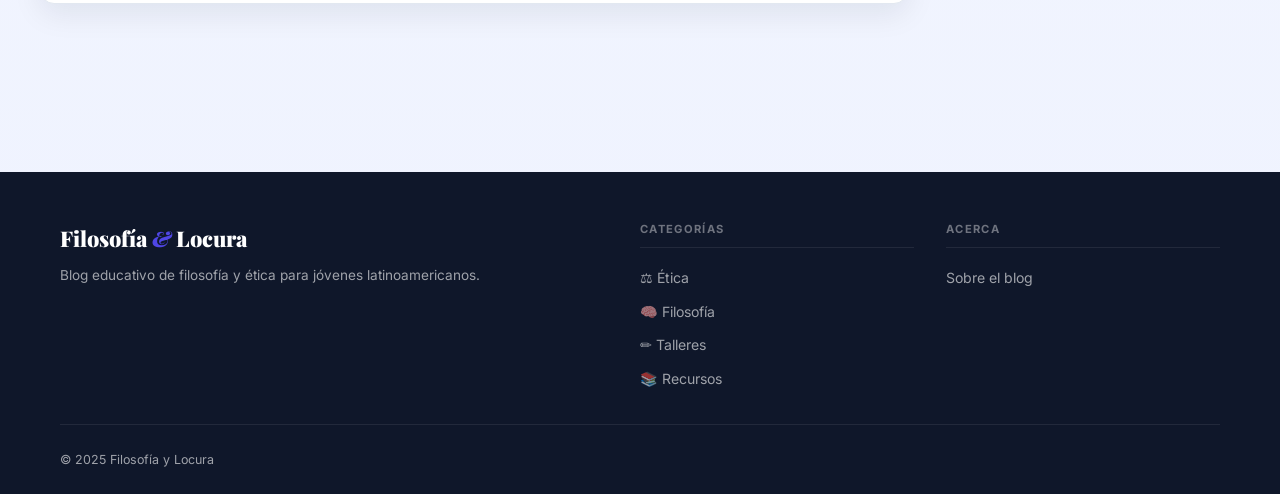
<file: talleres.html>
<!DOCTYPE html>
<html lang="es">
<head>
  <meta charset="UTF-8">
  <meta name="viewport" content="width=device-width, initial-scale=1.0">
  <meta name="description" content="Talleres y actividades de filosofía y ética para el aula. Debates, dilemas morales y ejercicios prácticos.">
  <title>Talleres | Filosofía y Locura</title>
  <link rel="stylesheet" href="css/styles.css">
  <link rel="icon" href="data:image/svg+xml,<svg xmlns='http://www.w3.org/2000/svg' viewBox='0 0 100 100'><text y='.9em' font-size='90'>✏️</text></svg>">
</head>
<body>

  <div class="topbar"><div class="container">Para estudiantes de <strong>grado 10° y 11°</strong> &nbsp;·&nbsp; Colombia</div></div>

  <header class="masthead" role="banner">
    <div class="masthead__inner container">
      <a href="index.html" class="masthead__brand">
        <span class="masthead__logo">Filosofía <span>&</span> Locura</span>
        <span class="masthead__tagline">Blog de ética y pensamiento crítico</span>
      </a>
      <nav aria-label="Navegación principal">
        <ul class="nav__list" role="list">
          <li><a href="index.html"     class="nav__link">Inicio</a></li>
          <li><a href="etica.html"     class="nav__link">Ética</a></li>
          <li><a href="filosofia.html" class="nav__link">Filosofía</a></li>
          <li><a href="talleres.html"  class="nav__link active">Talleres</a></li>
          <li><a href="recursos.html"  class="nav__link">Recursos</a></li>
        </ul>
      </nav>
      <button class="hamburger" id="hamburger" aria-label="Abrir menú" aria-expanded="false">
        <span></span><span></span><span></span>
      </button>
    </div>
    <nav class="mobile-nav" id="mobileNav" aria-label="Menú móvil">
      <ul class="mobile-nav__list" role="list">
        <li><a href="index.html"     class="mobile-nav__link">🏠 Inicio</a></li>
        <li><a href="etica.html"     class="mobile-nav__link">⚖️ Ética</a></li>
        <li><a href="filosofia.html" class="mobile-nav__link">🧠 Filosofía</a></li>
        <li><a href="talleres.html"  class="mobile-nav__link">✏️ Talleres</a></li>
        <li><a href="recursos.html"  class="mobile-nav__link">📚 Recursos</a></li>
      </ul>
    </nav>
  </header>

  <div class="category-banner">
    <div class="container">
      <p class="category-banner__label">Sección</p>
      <h1 class="category-banner__title">✏️ Talleres</h1>
      <p class="category-banner__desc">
        Actividades, debates y ejercicios prácticos para aplicar la filosofía
        en el aula y en tu vida cotidiana.
      </p>
    </div>
  </div>

  <main>
    <div class="container" style="padding:2.5rem 0 3rem;">

      <div class="main-layout">
        <div>

          <div class="section-header">
            <h2 class="section-header__title">
              <span class="section-header__line"></span>Talleres disponibles
            </h2>
          </div>

          <!-- Taller 1 -->
          <div style="background:var(--card-bg); border:1px solid var(--border); border-radius:var(--radius); padding:1.75rem; margin-bottom:1.5rem; box-shadow:var(--shadow);">
            <div style="display:flex; gap:0.75rem; align-items:flex-start; margin-bottom:1rem;">
              <span style="font-size:2rem;">🤖</span>
              <div>
                <div style="display:flex; gap:0.5rem; margin-bottom:0.3rem; flex-wrap:wrap;">
                  <span class="tag tag--taller">Taller</span>
                  <span style="font-family:var(--font-ui); font-size:0.7rem; color:var(--muted);">Grado 10° y 11° · 2 horas</span>
                </div>
                <h2 style="font-family:var(--font-display); font-size:1.3rem; font-weight:700;">
                  Debate filosófico: ¿La Inteligencia Artificial puede ser ética?
                </h2>
              </div>
            </div>
            <p style="color:var(--muted); font-size:0.95rem; margin-bottom:1.25rem; line-height:1.65;">
              Un debate estructurado para analizar las implicaciones éticas de la IA:
              deepfakes, desempleo, privacidad y sesgo algorítmico. Incluye guía para
              el docente y rúbrica de evaluación.
            </p>
            <div style="display:flex; gap:0.75rem; flex-wrap:wrap;">
              <a href="#" class="btn btn--primary" style="padding:0.45rem 1rem; font-size:0.75rem;">📄 Descargar guía</a>
              <a href="#" class="btn btn--outline" style="padding:0.45rem 1rem; font-size:0.75rem; color:var(--ink); border-color:var(--border);">Ver instrucciones</a>
            </div>
          </div>

          <!-- Taller 2 -->
          <div style="background:var(--card-bg); border:1px solid var(--border); border-radius:var(--radius); padding:1.75rem; margin-bottom:1.5rem; box-shadow:var(--shadow);">
            <div style="display:flex; gap:0.75rem; align-items:flex-start; margin-bottom:1rem;">
              <span style="font-size:2rem;">⚖️</span>
              <div>
                <div style="display:flex; gap:0.5rem; margin-bottom:0.3rem; flex-wrap:wrap;">
                  <span class="tag tag--etica">Ética aplicada</span>
                  <span style="font-family:var(--font-ui); font-size:0.7rem; color:var(--muted);">Grado 10° · 1 hora</span>
                </div>
                <h2 style="font-family:var(--font-display); font-size:1.3rem; font-weight:700;">
                  Juego de roles: El tribunal ético
                </h2>
              </div>
            </div>
            <p style="color:var(--muted); font-size:0.95rem; margin-bottom:1.25rem; line-height:1.65;">
              Los estudiantes asumen el papel de diferentes filósofos (Kant, Mill, Aristóteles)
              para juzgar casos éticos de la actualidad colombiana: corrupción, desigualdad,
              violencia. ¿Qué diría cada filósofo?
            </p>
            <div style="display:flex; gap:0.75rem; flex-wrap:wrap;">
              <a href="#" class="btn btn--primary" style="padding:0.45rem 1rem; font-size:0.75rem;">📄 Descargar guía</a>
            </div>
          </div>

          <!-- Taller 3 – Dilema inline -->
          <div style="background:var(--card-bg); border:1px solid var(--border); border-radius:var(--radius); padding:1.75rem; margin-bottom:1.5rem; box-shadow:var(--shadow);">
            <div style="display:flex; gap:0.75rem; align-items:flex-start; margin-bottom:1rem;">
              <span style="font-size:2rem;">🔍</span>
              <div>
                <div style="display:flex; gap:0.5rem; margin-bottom:0.3rem; flex-wrap:wrap;">
                  <span class="tag tag--filosofia">Filosofía</span>
                  <span style="font-family:var(--font-ui); font-size:0.7rem; color:var(--muted);">Grado 11° · 90 min</span>
                </div>
                <h2 style="font-family:var(--font-display); font-size:1.3rem; font-weight:700;">
                  Taller socrático: El método de la pregunta
                </h2>
              </div>
            </div>
            <p style="color:var(--muted); font-size:0.95rem; margin-bottom:1rem; line-height:1.65;">
              Aprende a usar el método socrático (mayéutica) para llegar a la verdad
              a través de preguntas. Ejercicio práctico en parejas con temas del
              contexto colombiano.
            </p>

            <div class="activity-box">
              <div class="activity-box__header">
                <span class="activity-box__icon">💡</span>
                <div>
                  <div class="activity-box__title">Actividad rápida</div>
                  <div class="activity-box__subtitle">El diálogo socrático en 5 pasos</div>
                </div>
              </div>
              <ol>
                <li><strong>Elige un tema:</strong> "¿La pobreza es justa?", "¿Todo vale si no te pillan?"</li>
                <li><strong>El interrogador pregunta:</strong> Solo puede hacer preguntas, nunca afirmaciones.</li>
                <li><strong>El respondedor contesta:</strong> Y justifica cada respuesta.</li>
                <li><strong>El interrogador cuestiona:</strong> "¿Por qué dices eso?", "¿Estás seguro?"</li>
                <li><strong>Intercambian roles:</strong> Después de 10 minutos se cambian.</li>
              </ol>
            </div>
          </div>

        </div>

        <aside class="sidebar" aria-label="Barra lateral">
          <div class="widget">
            <h2 class="widget__title">📂 Más categorías</h2>
            <ul class="cat-list">
              <li><a href="etica.html"><span>⚖️ Ética</span><span class="cat-list__count">8</span></a></li>
              <li><a href="filosofia.html"><span>🧠 Filosofía</span><span class="cat-list__count">12</span></a></li>
              <li><a href="talleres.html"><span>✏️ Talleres</span><span class="cat-list__count">5</span></a></li>
              <li><a href="recursos.html"><span>📚 Recursos</span><span class="cat-list__count">6</span></a></li>
            </ul>
          </div>
          <div class="widget">
            <h2 class="widget__title">💡 Tip para debates</h2>
            <p style="font-size:0.88rem; color:var(--muted); line-height:1.6;">
              Antes de debatir, haz que cada estudiante defienda la postura
              <em>contraria</em> a la que cree. Esto desarrolla empatía y
              pensamiento crítico.
            </p>
          </div>
        </aside>

      </div>
    </div>
  </main>

  <footer role="contentinfo">
    <div class="container">
      <div class="footer__grid">
        <div>
          <div class="footer__brand-name">Filosofía <span>&</span> Locura</div>
          <p class="footer__brand-desc">Blog educativo de filosofía y ética para jóvenes latinoamericanos.</p>
        </div>
        <div>
          <div class="footer__heading">Categorías</div>
          <ul class="footer__links">
            <li><a href="etica.html">⚖️ Ética</a></li>
            <li><a href="filosofia.html">🧠 Filosofía</a></li>
            <li><a href="talleres.html">✏️ Talleres</a></li>
            <li><a href="recursos.html">📚 Recursos</a></li>
          </ul>
        </div>
        <div>
          <div class="footer__heading">Acerca</div>
          <ul class="footer__links"><li><a href="acerca.html">Sobre el blog</a></li></ul>
        </div>
      </div>
      <div class="footer__bottom"><span>© 2025 Filosofía y Locura</span></div>
    </div>
  </footer>

  <button class="back-top" id="backToTop" aria-label="Volver arriba">↑</button>
  <script src="js/scripts.js"></script>
</body>
</html>
</file>
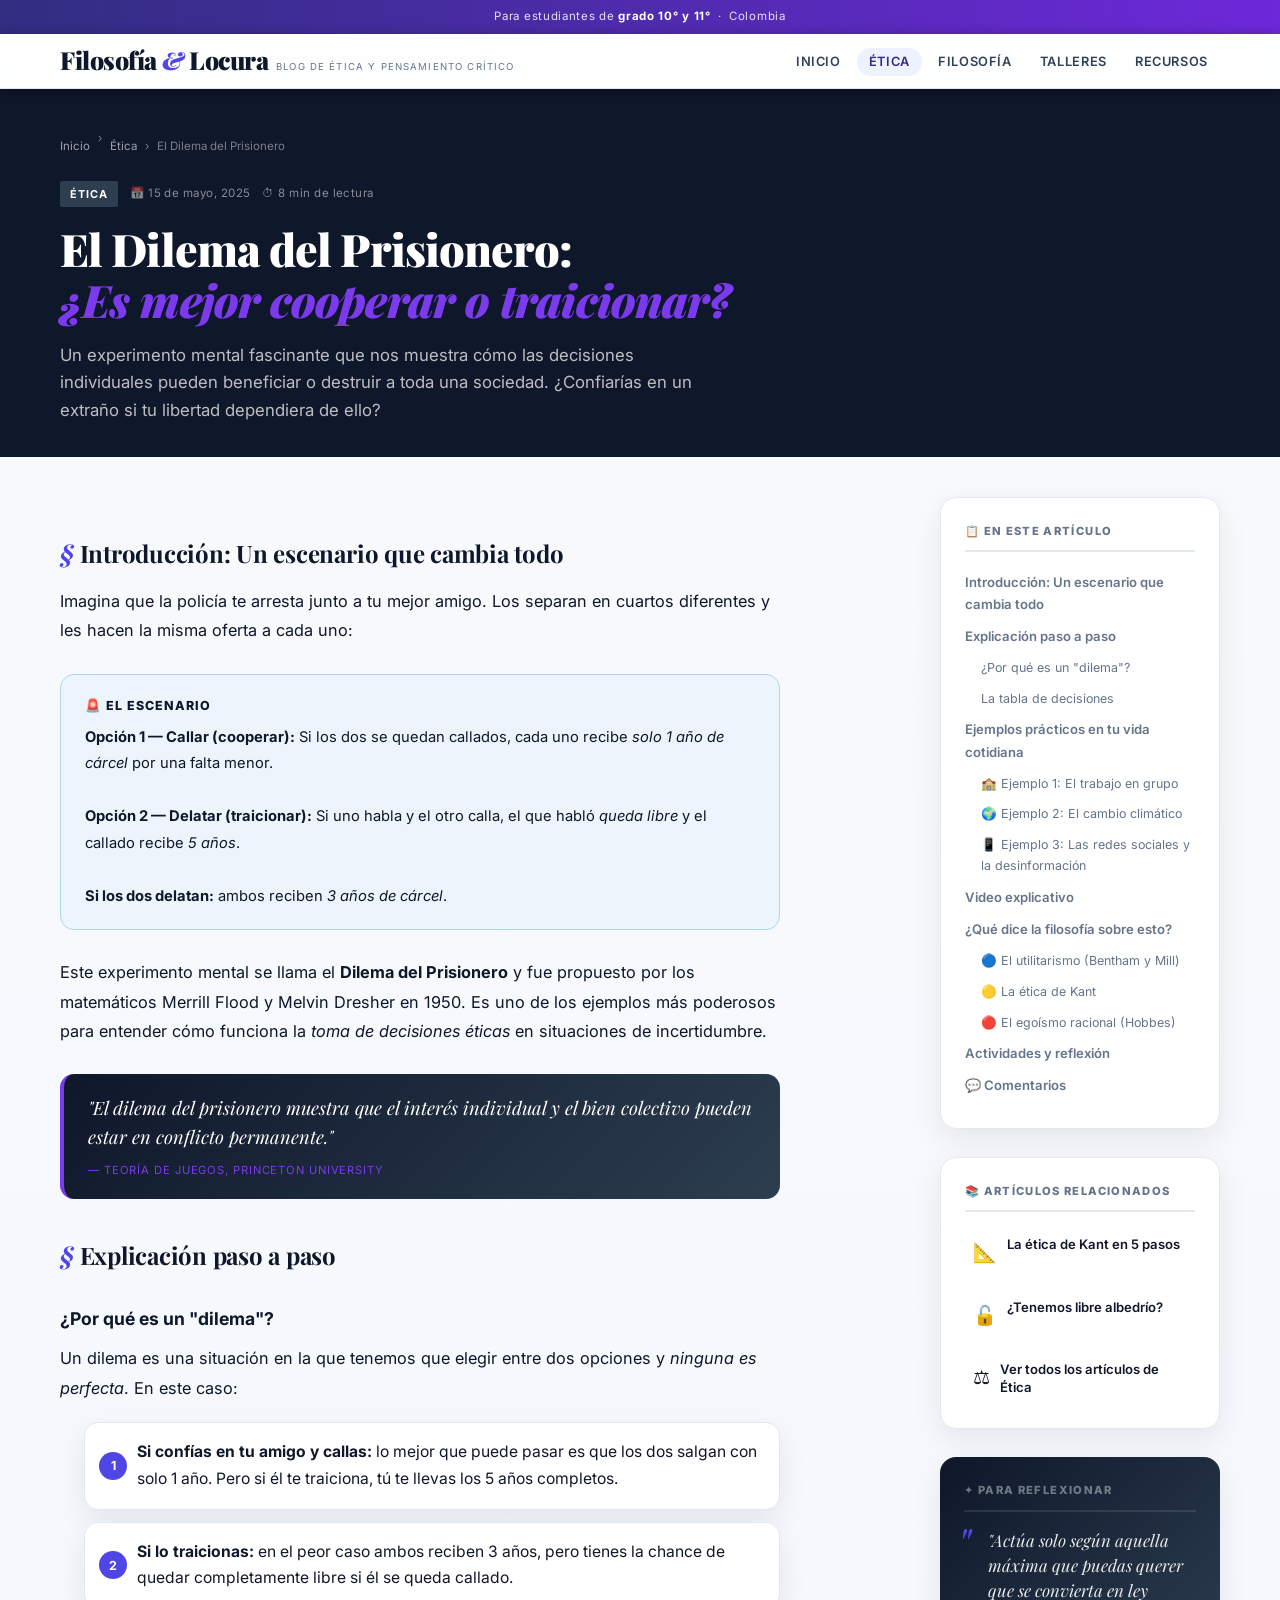
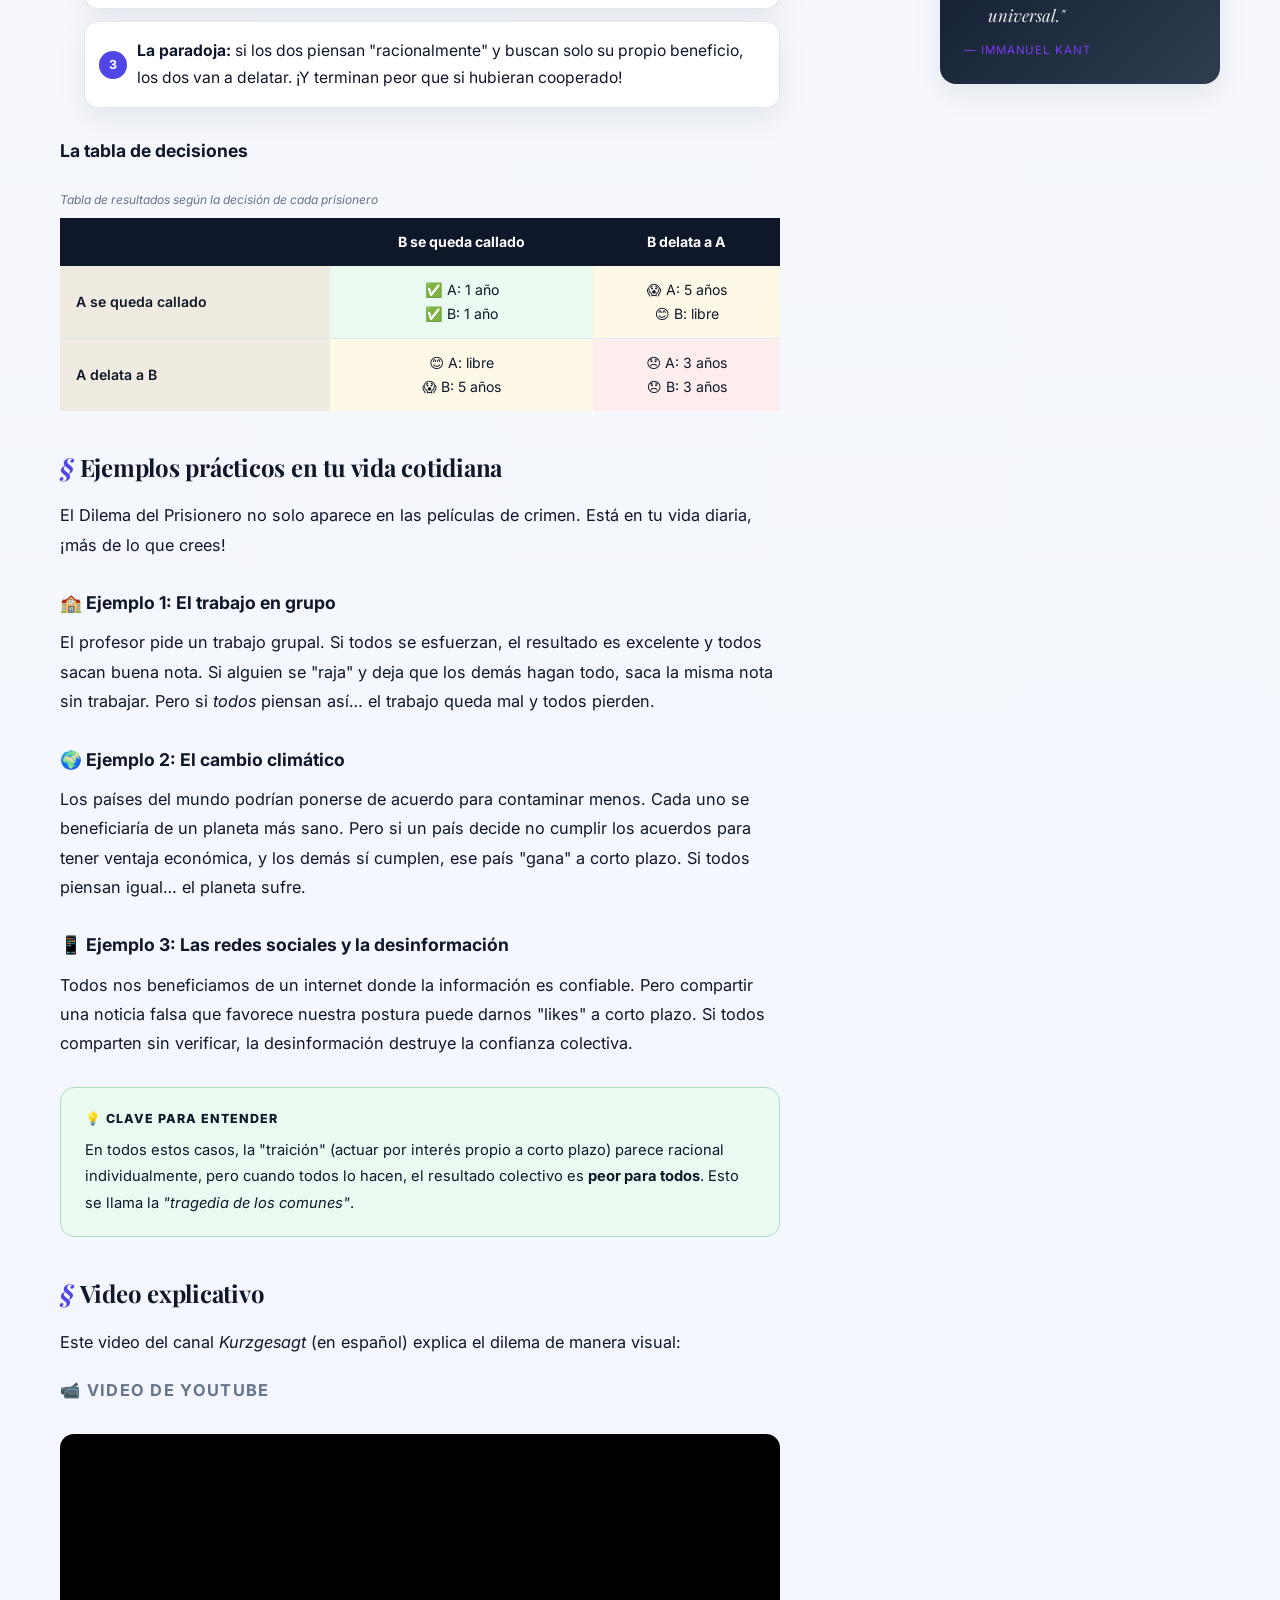
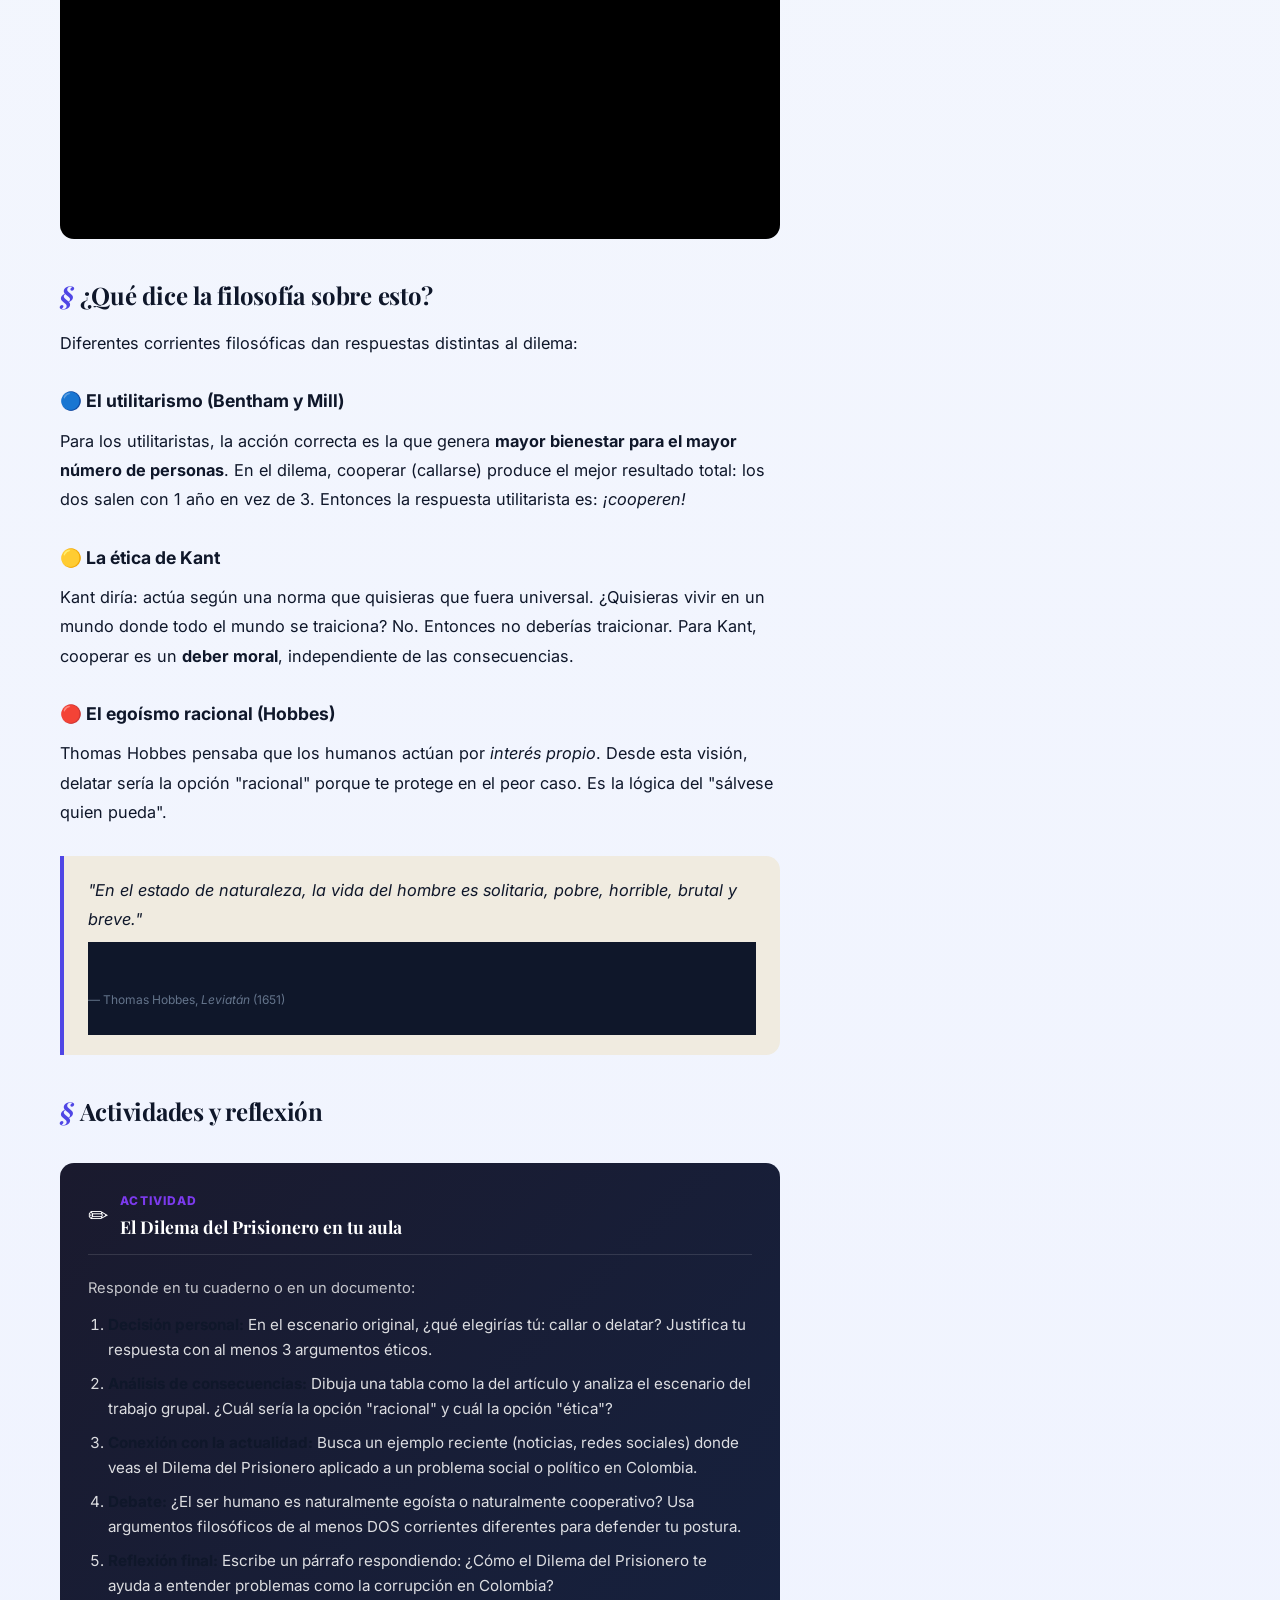
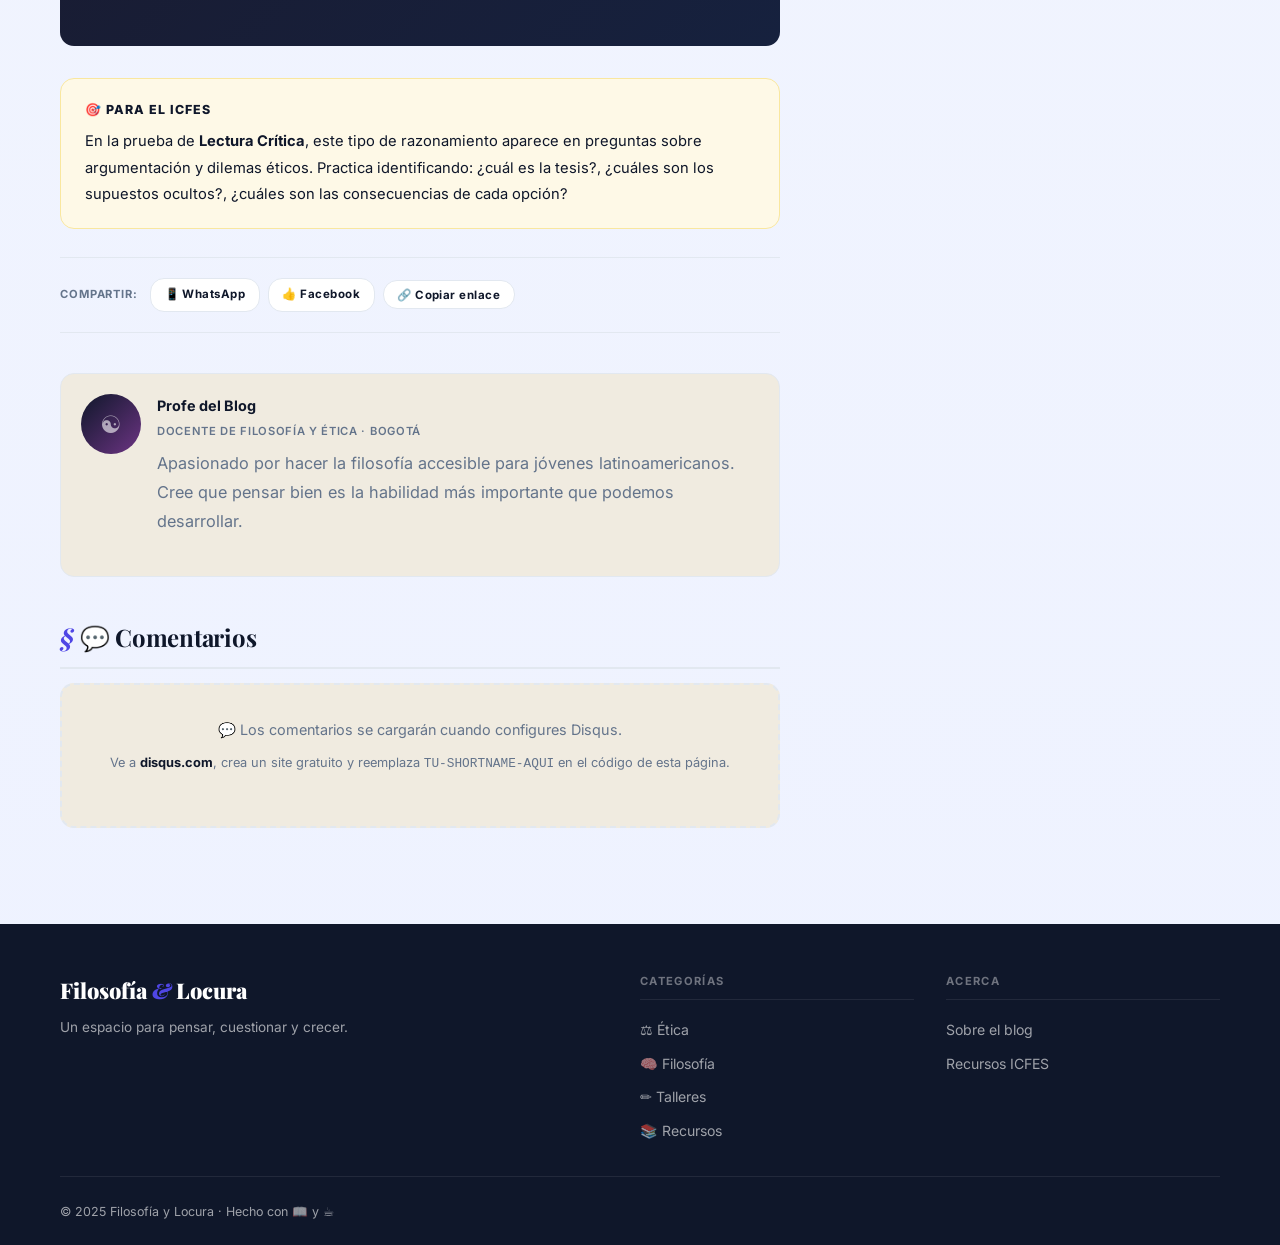
<file: posts/el-dilema-del-prisionero.html>
<!DOCTYPE html>
<html lang="es">
<head>
  <meta charset="UTF-8">
  <meta name="viewport" content="width=device-width, initial-scale=1.0">
  <meta name="description" content="El dilema del prisionero: un experimento mental de teoría de juegos que revela cómo nuestras decisiones éticas afectan a toda la sociedad.">
  <meta name="theme-color" content="#1a1a2e">
  <title>El Dilema del Prisionero | Filosofía y Locura</title>
  <link rel="stylesheet" href="../css/styles.css">
  <link rel="icon" href="data:image/svg+xml,<svg xmlns='http://www.w3.org/2000/svg' viewBox='0 0 100 100'><text y='.9em' font-size='90'>🧠</text></svg>">
</head>
<body>

  <!-- Barra de progreso de lectura -->
  <div class="reading-progress" id="readingProgress" role="progressbar" aria-label="Progreso de lectura"></div>

  <!-- TOP BAR -->
  <div class="topbar">
    <div class="container">
      Para estudiantes de <strong>grado 10° y 11°</strong> &nbsp;·&nbsp; Colombia
    </div>
  </div>

  <!-- HEADER -->
  <header class="masthead" role="banner">
    <div class="masthead__inner container">
      <a href="../index.html" class="masthead__brand">
        <span class="masthead__logo">Filosofía <span>&</span> Locura</span>
        <span class="masthead__tagline">Blog de ética y pensamiento crítico</span>
      </a>
      <nav aria-label="Navegación principal">
        <ul class="nav__list" role="list">
          <li><a href="../index.html"     class="nav__link">Inicio</a></li>
          <li><a href="../etica.html"     class="nav__link active">Ética</a></li>
          <li><a href="../filosofia.html" class="nav__link">Filosofía</a></li>
          <li><a href="../talleres.html"  class="nav__link">Talleres</a></li>
          <li><a href="../recursos.html"  class="nav__link">Recursos</a></li>
        </ul>
      </nav>
      <button class="hamburger" id="hamburger" aria-label="Abrir menú" aria-expanded="false">
        <span></span><span></span><span></span>
      </button>
    </div>
    <nav class="mobile-nav" id="mobileNav" aria-label="Menú móvil">
      <ul class="mobile-nav__list" role="list">
        <li><a href="../index.html"     class="mobile-nav__link">🏠 Inicio</a></li>
        <li><a href="../etica.html"     class="mobile-nav__link">⚖️ Ética</a></li>
        <li><a href="../filosofia.html" class="mobile-nav__link">🧠 Filosofía</a></li>
        <li><a href="../talleres.html"  class="mobile-nav__link">✏️ Talleres</a></li>
        <li><a href="../recursos.html"  class="mobile-nav__link">📚 Recursos</a></li>
      </ul>
    </nav>
  </header>

  <!-- ARTICLE HEADER -->
  <div class="article-header">
    <div class="container">
      <nav class="article-header__breadcrumb" aria-label="Ruta de navegación">
        <a href="../index.html">Inicio</a>
        <span class="article-header__breadcrumb" aria-hidden="true">›</span>
        <a href="../etica.html">Ética</a>
        <span aria-hidden="true">›</span>
        <span>El Dilema del Prisionero</span>
      </nav>
      <div class="article-header__meta">
        <span class="tag tag--etica">Ética</span>
        <span class="article-header__date">📅 15 de mayo, 2025</span>
        <span class="article-header__read-time">⏱ 8 min de lectura</span>
      </div>
      <h1 class="article-header__title">
        El Dilema del Prisionero:<br><em>¿Es mejor cooperar o traicionar?</em>
      </h1>
      <p class="article-header__intro">
        Un experimento mental fascinante que nos muestra cómo las decisiones individuales
        pueden beneficiar o destruir a toda una sociedad. ¿Confiarías en un extraño
        si tu libertad dependiera de ello?
      </p>
    </div>
  </div>

  <!-- MAIN -->
  <main>
    <div class="container" style="padding-top: 2.5rem; padding-bottom: 3rem;">
      <div class="article-layout">

        <!-- ── ARTICLE BODY ── -->
        <article class="article-body" aria-label="Contenido del artículo">

          <!-- ── 1. INTRODUCCIÓN ── -->
          <h2 id="introduccion">Introducción: Un escenario que cambia todo</h2>

          <p>
            Imagina que la policía te arresta junto a tu mejor amigo. Los separan en
            cuartos diferentes y les hacen la misma oferta a cada uno:
          </p>

          <div class="info-box">
            <div class="info-box__title">🚨 El Escenario</div>
            <p>
              <strong>Opción 1 — Callar (cooperar):</strong> Si los dos se quedan
              callados, cada uno recibe <em>solo 1 año de cárcel</em> por una falta menor.<br><br>
              <strong>Opción 2 — Delatar (traicionar):</strong> Si uno habla y el otro
              calla, el que habló <em>queda libre</em> y el callado recibe <em>5 años</em>.<br><br>
              <strong>Si los dos delatan:</strong> ambos reciben <em>3 años de cárcel</em>.
            </p>
          </div>

          <p>
            Este experimento mental se llama el <strong>Dilema del Prisionero</strong> y fue
            propuesto por los matemáticos Merrill Flood y Melvin Dresher en 1950. Es uno de los
            ejemplos más poderosos para entender cómo funciona la <em>toma de decisiones
            éticas</em> en situaciones de incertidumbre.
          </p>

          <div class="pullquote">
            "El dilema del prisionero muestra que el interés individual y el bien colectivo
            pueden estar en conflicto permanente."
            <cite>— Teoría de Juegos, Princeton University</cite>
          </div>

          <!-- ── 2. EXPLICACIÓN PASO A PASO ── -->
          <h2 id="explicacion">Explicación paso a paso</h2>

          <h3>¿Por qué es un "dilema"?</h3>

          <p>
            Un dilema es una situación en la que tenemos que elegir entre dos opciones
            y <em>ninguna es perfecta</em>. En este caso:
          </p>

          <ul class="step-list">
            <li>
              <strong>Si confías en tu amigo y callas:</strong> lo mejor que puede pasar
              es que los dos salgan con solo 1 año. Pero si él te traiciona,
              tú te llevas los 5 años completos.
            </li>
            <li>
              <strong>Si lo traicionas:</strong> en el peor caso ambos reciben 3 años,
              pero tienes la chance de quedar completamente libre si él se queda callado.
            </li>
            <li>
              <strong>La paradoja:</strong> si los dos piensan "racionalmente" y buscan
              solo su propio beneficio, los dos van a delatar. ¡Y terminan peor
              que si hubieran cooperado!
            </li>
          </ul>

          <h3>La tabla de decisiones</h3>

          <!-- Tabla visual -->
          <div style="overflow-x:auto; margin: 1.5rem 0;">
            <table style="width:100%; border-collapse:collapse; font-family:var(--font-ui); font-size:0.88rem;">
              <caption style="font-size:0.75rem; color:var(--muted); margin-bottom:0.5rem; text-align:left; font-style:italic;">
                Tabla de resultados según la decisión de cada prisionero
              </caption>
              <thead>
                <tr style="background:var(--ink); color:#fff;">
                  <th style="padding:0.75rem 1rem; text-align:left;"> </th>
                  <th style="padding:0.75rem 1rem; text-align:center;">B se queda callado</th>
                  <th style="padding:0.75rem 1rem; text-align:center;">B delata a A</th>
                </tr>
              </thead>
              <tbody>
                <tr style="border-bottom:1px solid var(--border);">
                  <td style="padding:0.75rem 1rem; font-weight:600; background:var(--cream);">A se queda callado</td>
                  <td style="padding:0.75rem 1rem; text-align:center; background:#eafaf1;">
                    ✅ A: 1 año<br>✅ B: 1 año
                  </td>
                  <td style="padding:0.75rem 1rem; text-align:center; background:#fef9e7;">
                    😱 A: 5 años<br>😊 B: libre
                  </td>
                </tr>
                <tr>
                  <td style="padding:0.75rem 1rem; font-weight:600; background:var(--cream);">A delata a B</td>
                  <td style="padding:0.75rem 1rem; text-align:center; background:#fef9e7;">
                    😊 A: libre<br>😱 B: 5 años
                  </td>
                  <td style="padding:0.75rem 1rem; text-align:center; background:#fdedec;">
                    😞 A: 3 años<br>😞 B: 3 años
                  </td>
                </tr>
              </tbody>
            </table>
          </div>

          <!-- ── 3. EJEMPLOS PRÁCTICOS ── -->
          <h2 id="ejemplos">Ejemplos prácticos en tu vida cotidiana</h2>

          <p>
            El Dilema del Prisionero no solo aparece en las películas de crimen.
            Está en tu vida diaria, ¡más de lo que crees!
          </p>

          <h3>🏫 Ejemplo 1: El trabajo en grupo</h3>
          <p>
            El profesor pide un trabajo grupal. Si todos se esfuerzan, el resultado
            es excelente y todos sacan buena nota. Si alguien se "raja" y deja que
            los demás hagan todo, saca la misma nota sin trabajar. Pero si <em>todos</em>
            piensan así… el trabajo queda mal y todos pierden.
          </p>

          <h3>🌍 Ejemplo 2: El cambio climático</h3>
          <p>
            Los países del mundo podrían ponerse de acuerdo para contaminar menos.
            Cada uno se beneficiaría de un planeta más sano. Pero si un país decide
            no cumplir los acuerdos para tener ventaja económica, y los demás sí
            cumplen, ese país "gana" a corto plazo. Si todos piensan igual…
            el planeta sufre.
          </p>

          <h3>📱 Ejemplo 3: Las redes sociales y la desinformación</h3>
          <p>
            Todos nos beneficiamos de un internet donde la información es confiable.
            Pero compartir una noticia falsa que favorece nuestra postura puede darnos
            "likes" a corto plazo. Si todos comparten sin verificar, la desinformación
            destruye la confianza colectiva.
          </p>

          <div class="info-box info-box--success">
            <div class="info-box__title">💡 Clave para entender</div>
            <p>
              En todos estos casos, la "traición" (actuar por interés propio a corto plazo)
              parece racional individualmente, pero cuando todos lo hacen, el resultado
              colectivo es <strong>peor para todos</strong>. Esto se llama la
              <em>"tragedia de los comunes"</em>.
            </p>
          </div>

          <!-- ── 4. VIDEO ── -->
          <h2 id="video">Video explicativo</h2>
          <p>Este video del canal <em>Kurzgesagt</em> (en español) explica el dilema de manera visual:</p>

          <p class="embed-label">📹 Video de YouTube</p>
          <div class="video-embed">
            <!--
              INSTRUCCIONES: Reemplaza el src con la URL del video que quieras incrustar.
              Formato: https://www.youtube.com/embed/ID_DEL_VIDEO
              Ejemplo: https://www.youtube.com/embed/mScpHTIi-kM
            -->
            <iframe
              src="https://www.youtube.com/embed/mScpHTIi-kM"
              title="El Dilema del Prisionero explicado"
              allow="accelerometer; autoplay; clipboard-write; encrypted-media; gyroscope; picture-in-picture"
              allowfullscreen
              loading="lazy">
            </iframe>
          </div>

          <!-- ── 5. CONEXIÓN FILOSÓFICA ── -->
          <h2 id="filosofia">¿Qué dice la filosofía sobre esto?</h2>

          <p>
            Diferentes corrientes filosóficas dan respuestas distintas al dilema:
          </p>

          <h3>🔵 El utilitarismo (Bentham y Mill)</h3>
          <p>
            Para los utilitaristas, la acción correcta es la que genera
            <strong>mayor bienestar para el mayor número de personas</strong>.
            En el dilema, cooperar (callarse) produce el mejor resultado total:
            los dos salen con 1 año en vez de 3. Entonces la respuesta utilitarista
            es: <em>¡cooperen!</em>
          </p>

          <h3>🟡 La ética de Kant</h3>
          <p>
            Kant diría: actúa según una norma que quisieras que fuera universal.
            ¿Quisieras vivir en un mundo donde todo el mundo se traiciona?
            No. Entonces no deberías traicionar. Para Kant, cooperar es un
            <strong>deber moral</strong>, independiente de las consecuencias.
          </p>

          <h3>🔴 El egoísmo racional (Hobbes)</h3>
          <p>
            Thomas Hobbes pensaba que los humanos actúan por <em>interés propio</em>.
            Desde esta visión, delatar sería la opción "racional" porque te protege
            en el peor caso. Es la lógica del "sálvese quien pueda".
          </p>

          <blockquote>
            <p>
              "En el estado de naturaleza, la vida del hombre es solitaria, pobre, horrible,
              brutal y breve."
            </p>
            <footer>— Thomas Hobbes, <cite>Leviatán</cite> (1651)</footer>
          </blockquote>

          <!-- ── 6. ACTIVIDADES ── -->
          <h2 id="actividades">Actividades y reflexión</h2>

          <div class="activity-box">
            <div class="activity-box__header">
              <span class="activity-box__icon">✏️</span>
              <div>
                <div class="activity-box__title">Actividad</div>
                <div class="activity-box__subtitle">El Dilema del Prisionero en tu aula</div>
              </div>
            </div>

            <p>Responde en tu cuaderno o en un documento:</p>
            <ol>
              <li>
                <strong>Decisión personal:</strong> En el escenario original,
                ¿qué elegirías tú: callar o delatar? Justifica tu respuesta
                con al menos 3 argumentos éticos.
              </li>
              <li>
                <strong>Análisis de consecuencias:</strong> Dibuja una tabla
                como la del artículo y analiza el escenario del trabajo grupal.
                ¿Cuál sería la opción "racional" y cuál la opción "ética"?
              </li>
              <li>
                <strong>Conexión con la actualidad:</strong> Busca un ejemplo
                reciente (noticias, redes sociales) donde veas el Dilema del
                Prisionero aplicado a un problema social o político en Colombia.
              </li>
              <li>
                <strong>Debate:</strong> ¿El ser humano es naturalmente egoísta
                o naturalmente cooperativo? Usa argumentos filosóficos de al
                menos DOS corrientes diferentes para defender tu postura.
              </li>
              <li>
                <strong>Reflexión final:</strong> Escribe un párrafo respondiendo:
                ¿Cómo el Dilema del Prisionero te ayuda a entender problemas
                como la corrupción en Colombia?
              </li>
            </ol>
          </div>

          <div class="info-box info-box--warning">
            <div class="info-box__title">🎯 Para el ICFES</div>
            <p>
              En la prueba de <strong>Lectura Crítica</strong>, este tipo de razonamiento
              aparece en preguntas sobre argumentación y dilemas éticos. Practica
              identificando: ¿cuál es la tesis?, ¿cuáles son los supuestos ocultos?,
              ¿cuáles son las consecuencias de cada opción?
            </p>
          </div>

          <!-- Share Bar -->
          <div class="share-bar" aria-label="Compartir artículo">
            <span class="share-bar__label">Compartir:</span>
            <a href="https://wa.me/?text=Lee+este+artículo+sobre+el+Dilema+del+Prisionero+en+Filosofía+y+Locura"
               class="share-btn" target="_blank" rel="noopener">📱 WhatsApp</a>
            <a href="https://www.facebook.com/sharer/sharer.php?u=https://tu-usuario.github.io/posts/el-dilema-del-prisionero.html"
               class="share-btn" target="_blank" rel="noopener">👍 Facebook</a>
            <button class="share-btn" onclick="navigator.clipboard.writeText(window.location.href).then(()=>this.textContent='¡Copiado! ✓')">
              🔗 Copiar enlace
            </button>
          </div>

          <!-- Author -->
          <div class="author-box">
            <div class="author-box__avatar" aria-hidden="true">☯</div>
            <div>
              <div class="author-box__name">Profe del Blog</div>
              <div class="author-box__role">Docente de Filosofía y Ética · Bogotá</div>
              <p class="author-box__bio">
                Apasionado por hacer la filosofía accesible para jóvenes latinoamericanos.
                Cree que pensar bien es la habilidad más importante que podemos desarrollar.
              </p>
            </div>
          </div>

          <!-- Comments (Disqus) -->
          <section class="comments-section" id="comentarios">
            <h2 class="comments-section__title">💬 Comentarios</h2>

            <!--
              ════════════════════════════════════════════════════════
              INSTRUCCIONES PARA ACTIVAR DISQUS:
              1. Ve a https://disqus.com y crea una cuenta gratuita
              2. Crea un "site" nuevo y anota el "shortname"
              3. Reemplaza 'TU-SHORTNAME-AQUI' con tu shortname real
              4. Descomenta el bloque de script de abajo
              ════════════════════════════════════════════════════════

            <div id="disqus_thread"></div>
            <script>
              var disqus_config = function () {
                this.page.url = window.location.href;
                this.page.identifier = 'dilema-prisionero';
                this.page.title = 'El Dilema del Prisionero';
              };
              (function() {
                var d = document, s = d.createElement('script');
                s.src = 'https://TU-SHORTNAME-AQUI.disqus.com/embed.js';
                s.setAttribute('data-timestamp', +new Date());
                (d.head || d.body).appendChild(s);
              })();
            </script>
            -->

            <!-- Placeholder hasta activar Disqus -->
            <div style="
              background: var(--cream);
              border: 2px dashed var(--border);
              border-radius: var(--radius);
              padding: 2rem;
              text-align: center;
              color: var(--muted);
            ">
              <p style="font-family:var(--font-ui); font-size:0.9rem; margin-bottom:0.5rem;">
                💬 Los comentarios se cargarán cuando configures Disqus.
              </p>
              <p style="font-size:0.8rem;">
                Ve a <strong>disqus.com</strong>, crea un site gratuito y reemplaza
                <code>TU-SHORTNAME-AQUI</code> en el código de esta página.
              </p>
            </div>

          </section>

        </article>

        <!-- ── SIDEBAR DEL ARTÍCULO ── -->
        <aside class="sidebar" aria-label="Sidebar del artículo">

          <!-- Tabla de contenidos -->
          <div class="widget" style="position: sticky; top: 80px;">
            <h2 class="widget__title">📋 En este artículo</h2>
            <ul id="tocList" style="list-style:none;"></ul>
          </div>

          <!-- Artículos relacionados -->
          <div class="widget">
            <h2 class="widget__title">📚 Artículos relacionados</h2>
            <div style="display:flex; flex-direction:column; gap:0.85rem;">
              <a href="../posts/etica-kantiana.html" style="text-decoration:none; color:inherit; display:flex; gap:0.6rem; align-items:flex-start; padding:0.5rem; border-radius:4px; transition:background 0.2s;" onmouseover="this.style.background='var(--cream)'" onmouseout="this.style.background=''">
                <span style="font-size:1.2rem; flex-shrink:0;">📐</span>
                <span style="font-family:var(--font-ui); font-size:0.82rem; font-weight:600; line-height:1.35;">La ética de Kant en 5 pasos</span>
              </a>
              <a href="../posts/libre-albedrio.html" style="text-decoration:none; color:inherit; display:flex; gap:0.6rem; align-items:flex-start; padding:0.5rem; border-radius:4px; transition:background 0.2s;" onmouseover="this.style.background='var(--cream)'" onmouseout="this.style.background=''">
                <span style="font-size:1.2rem; flex-shrink:0;">🔓</span>
                <span style="font-family:var(--font-ui); font-size:0.82rem; font-weight:600; line-height:1.35;">¿Tenemos libre albedrío?</span>
              </a>
              <a href="../etica.html" style="text-decoration:none; color:inherit; display:flex; gap:0.6rem; align-items:flex-start; padding:0.5rem; border-radius:4px; transition:background 0.2s;" onmouseover="this.style.background='var(--cream)'" onmouseout="this.style.background=''">
                <span style="font-size:1.2rem; flex-shrink:0;">⚖️</span>
                <span style="font-family:var(--font-ui); font-size:0.82rem; font-weight:600; line-height:1.35;">Ver todos los artículos de Ética</span>
              </a>
            </div>
          </div>

          <!-- Cita -->
          <div class="widget quote-widget">
            <h2 class="widget__title">✦ Para reflexionar</h2>
            <p class="quote-text">"Actúa solo según aquella máxima que puedas querer que se convierta en ley universal."</p>
            <p class="quote-author">— Immanuel Kant</p>
          </div>

        </aside>

      </div><!-- /article-layout -->
    </div><!-- /container -->
  </main>

  <!-- FOOTER -->
  <footer role="contentinfo">
    <div class="container">
      <div class="footer__grid">
        <div>
          <div class="footer__brand-name">Filosofía <span>&</span> Locura</div>
          <p class="footer__brand-desc">
            Un espacio para pensar, cuestionar y crecer.
          </p>
        </div>
        <div>
          <div class="footer__heading">Categorías</div>
          <ul class="footer__links">
            <li><a href="../etica.html">⚖️ Ética</a></li>
            <li><a href="../filosofia.html">🧠 Filosofía</a></li>
            <li><a href="../talleres.html">✏️ Talleres</a></li>
            <li><a href="../recursos.html">📚 Recursos</a></li>
          </ul>
        </div>
        <div>
          <div class="footer__heading">Acerca</div>
          <ul class="footer__links">
            <li><a href="../acerca.html">Sobre el blog</a></li>
            <li><a href="../recursos.html">Recursos ICFES</a></li>
          </ul>
        </div>
      </div>
      <div class="footer__bottom">
        <span>© 2025 Filosofía y Locura · Hecho con 📖 y ☕</span>
      </div>
    </div>
  </footer>

  <button class="back-top" id="backToTop" aria-label="Volver arriba" title="Volver arriba">↑</button>

  <script src="../js/scripts.js"></script>
</body>
</html>
</file>
<file: css/styles.css>
/* ===================================================
   FILOSOFÍA Y LOCURA — Blog de Filosofía y Ética
   Estilo: Editorial moderno, tipografía expresiva
   =================================================== */

@import url('https://fonts.googleapis.com/css2?family=Playfair+Display:ital,wght@0,400;0,700;0,900;1,400;1,700&family=Syne:wght@400;600;700;800&family=Lora:ital,wght@0,400;0,500;1,400&display=swap');
@import url('https://fonts.googleapis.com/css2?family=Inter:wght@400;500;600;700;800&display=swap');

/* ── Variables ── */
:root {
  --ink:        #1a1a2e;
  --paper:      #faf8f3;
  --cream:      #f0ebe0;
  --accent:     #c0392b;
  --accent-2:   #e67e22;
  --muted:      #7f8c8d;
  --border:     #ddd5c8;
  --card-bg:    #ffffff;
  --tag-ethics: #2c3e50;
  --tag-phil:   #6c3483;
  --tag-taller: #1a6b4a;
  --tag-rec:    #c0392b;

  --font-display: 'Playfair Display', Georgia, serif;
  --font-ui:      'Syne', sans-serif;
  --font-body:    'Lora', Georgia, serif;

  --max-width: 1200px;
  --radius:    6px;
  --shadow:    0 2px 20px rgba(26,26,46,0.08);
  --shadow-lg: 0 8px 40px rgba(26,26,46,0.14);

  --transition: 0.25s cubic-bezier(0.4, 0, 0.2, 1);
}

/* ── Reset & Base ── */
*, *::before, *::after { box-sizing: border-box; margin: 0; padding: 0; }

html { scroll-behavior: smooth; font-size: 16px; }

body {
  font-family: var(--font-body);
  background: var(--paper);
  color: var(--ink);
  line-height: 1.7;
  min-height: 100vh;
  overflow-x: hidden;
}

img { max-width: 100%; display: block; }
a  { color: var(--accent); text-decoration: none; transition: color var(--transition); }
a:hover { color: var(--accent-2); }

/* ── Utility ── */
.container { max-width: var(--max-width); margin: 0 auto; padding: 0 1.25rem; }
.sr-only { position: absolute; width: 1px; height: 1px; overflow: hidden; clip: rect(0,0,0,0); }
.tag {
  display: inline-block;
  font-family: var(--font-ui);
  font-size: 0.68rem;
  font-weight: 700;
  letter-spacing: 0.08em;
  text-transform: uppercase;
  padding: 0.22rem 0.65rem;
  border-radius: 2px;
  color: #fff;
}
.tag--etica    { background: var(--tag-ethics); }
.tag--filosofia{ background: var(--tag-phil); }
.tag--taller   { background: var(--tag-taller); }
.tag--recursos { background: var(--tag-rec); }

/* ── Top Bar ── */
.topbar {
  background: var(--ink);
  color: rgba(255,255,255,0.6);
  font-family: var(--font-ui);
  font-size: 0.72rem;
  letter-spacing: 0.06em;
  padding: 0.45rem 0;
  text-align: center;
}
.topbar strong { color: #fff; }

/* ── Header / Masthead ── */
.masthead {
  background: var(--ink);
  position: sticky;
  top: 0;
  z-index: 100;
  box-shadow: 0 2px 12px rgba(0,0,0,0.3);
}

.masthead__inner {
  display: flex;
  align-items: center;
  justify-content: space-between;
  padding: 0.85rem 1.25rem;
  gap: 1rem;
}

.masthead__brand {
  display: flex;
  align-items: baseline;
  gap: 0.5rem;
  text-decoration: none;
}

.masthead__logo {
  font-family: var(--font-display);
  font-weight: 900;
  font-size: 1.55rem;
  color: #fff;
  line-height: 1;
  letter-spacing: -0.02em;
}

.masthead__logo span {
  color: var(--accent);
  font-style: italic;
}

.masthead__tagline {
  font-family: var(--font-ui);
  font-size: 0.6rem;
  color: rgba(255,255,255,0.4);
  letter-spacing: 0.12em;
  text-transform: uppercase;
  display: none;
}

/* Nav */
.nav__list {
  display: none;
  list-style: none;
  gap: 0.25rem;
  align-items: center;
}

.nav__link {
  font-family: var(--font-ui);
  font-size: 0.8rem;
  font-weight: 600;
  letter-spacing: 0.05em;
  text-transform: uppercase;
  color: rgba(255,255,255,0.75);
  padding: 0.4rem 0.75rem;
  border-radius: var(--radius);
  transition: all var(--transition);
}
.nav__link:hover,
.nav__link.active { color: #fff; background: rgba(255,255,255,0.1); }
.nav__link.active { color: var(--accent-2); }

/* Hamburger */
.hamburger {
  display: flex;
  flex-direction: column;
  gap: 5px;
  background: none;
  border: none;
  cursor: pointer;
  padding: 4px;
}
.hamburger span {
  display: block;
  width: 24px;
  height: 2px;
  background: rgba(255,255,255,0.85);
  transition: all var(--transition);
  border-radius: 2px;
}
.hamburger.open span:nth-child(1) { transform: translateY(7px) rotate(45deg); }
.hamburger.open span:nth-child(2) { opacity: 0; }
.hamburger.open span:nth-child(3) { transform: translateY(-7px) rotate(-45deg); }

/* Mobile nav dropdown */
.mobile-nav {
  display: none;
  background: #111122;
  padding: 1rem 1.25rem 1.5rem;
  border-top: 1px solid rgba(255,255,255,0.06);
}
.mobile-nav.open { display: block; }
.mobile-nav__list { list-style: none; }
.mobile-nav__link {
  display: block;
  font-family: var(--font-ui);
  font-size: 1rem;
  font-weight: 600;
  color: rgba(255,255,255,0.8);
  padding: 0.75rem 0;
  border-bottom: 1px solid rgba(255,255,255,0.07);
  letter-spacing: 0.04em;
  transition: color var(--transition);
}
.mobile-nav__link:hover { color: var(--accent-2); }

/* ── Hero ── */
.hero {
  background: var(--ink);
  color: #fff;
  padding: 3rem 0 2.5rem;
  position: relative;
  overflow: hidden;
}
.hero::before {
  content: '"';
  position: absolute;
  font-family: var(--font-display);
  font-size: 28rem;
  color: rgba(255,255,255,0.025);
  top: -4rem;
  right: -2rem;
  line-height: 1;
  pointer-events: none;
}
.hero__kicker {
  font-family: var(--font-ui);
  font-size: 0.72rem;
  font-weight: 700;
  letter-spacing: 0.14em;
  text-transform: uppercase;
  color: var(--accent-2);
  margin-bottom: 0.75rem;
}
.hero__title {
  font-family: var(--font-display);
  font-size: clamp(2rem, 6vw, 3.8rem);
  font-weight: 900;
  line-height: 1.1;
  letter-spacing: -0.02em;
  max-width: 700px;
  margin-bottom: 1rem;
}
.hero__title em { font-style: italic; color: var(--accent-2); }
.hero__desc {
  font-family: var(--font-ui);
  font-size: 1rem;
  color: rgba(255,255,255,0.65);
  max-width: 520px;
  line-height: 1.6;
  margin-bottom: 1.75rem;
}
.hero__actions { display: flex; gap: 0.75rem; flex-wrap: wrap; }

/* Buttons */
.btn {
  display: inline-flex;
  align-items: center;
  gap: 0.4rem;
  font-family: var(--font-ui);
  font-weight: 700;
  font-size: 0.82rem;
  letter-spacing: 0.06em;
  text-transform: uppercase;
  padding: 0.7rem 1.4rem;
  border-radius: var(--radius);
  transition: all var(--transition);
  cursor: pointer;
  border: 2px solid transparent;
  text-decoration: none;
}
.btn--primary { background: var(--accent); color: #fff; }
.btn--primary:hover { background: #a93226; color: #fff; transform: translateY(-1px); }
.btn--outline { border-color: rgba(255,255,255,0.3); color: rgba(255,255,255,0.85); }
.btn--outline:hover { border-color: #fff; color: #fff; background: rgba(255,255,255,0.08); }

/* ── Layout: Grid Principal ── */
.main-layout {
  display: grid;
  grid-template-columns: 1fr;
  gap: 2.5rem;
  padding: 2.5rem 0 3rem;
}

/* ── Section Headings ── */
.section-header {
  display: flex;
  align-items: baseline;
  justify-content: space-between;
  margin-bottom: 1.5rem;
  padding-bottom: 0.75rem;
  border-bottom: 3px solid var(--ink);
}
.section-header__title {
  font-family: var(--font-display);
  font-size: 1.5rem;
  font-weight: 700;
  letter-spacing: -0.01em;
}
.section-header__line {
  display: inline-block;
  width: 2.5rem;
  height: 3px;
  background: var(--accent);
  margin-right: 0.5rem;
  vertical-align: middle;
}
.section-header__link {
  font-family: var(--font-ui);
  font-size: 0.75rem;
  font-weight: 700;
  letter-spacing: 0.08em;
  text-transform: uppercase;
  color: var(--muted);
}
.section-header__link:hover { color: var(--accent); }

/* ── Featured Post ── */
.featured-post {
  display: grid;
  grid-template-columns: 1fr;
  background: var(--card-bg);
  border-radius: var(--radius);
  box-shadow: var(--shadow-lg);
  overflow: hidden;
  transition: transform var(--transition), box-shadow var(--transition);
  text-decoration: none;
  color: inherit;
}
.featured-post:hover { transform: translateY(-3px); box-shadow: 0 12px 50px rgba(26,26,46,0.18); }

.featured-post__image {
  background: linear-gradient(135deg, var(--ink) 0%, #2c3e50 50%, #6c3483 100%);
  min-height: 220px;
  display: flex;
  align-items: center;
  justify-content: center;
  position: relative;
  overflow: hidden;
}
.featured-post__image::after {
  content: attr(data-symbol);
  font-family: var(--font-display);
  font-size: 9rem;
  color: rgba(255,255,255,0.12);
  position: absolute;
}
.featured-post__badge {
  position: absolute;
  top: 1rem;
  left: 1rem;
  font-family: var(--font-ui);
  font-size: 0.65rem;
  font-weight: 700;
  letter-spacing: 0.1em;
  text-transform: uppercase;
  background: var(--accent);
  color: #fff;
  padding: 0.3rem 0.7rem;
  border-radius: 2px;
}
.featured-post__body { padding: 1.75rem; }
.featured-post__meta {
  display: flex;
  gap: 0.75rem;
  align-items: center;
  margin-bottom: 0.75rem;
  flex-wrap: wrap;
}
.featured-post__date {
  font-family: var(--font-ui);
  font-size: 0.72rem;
  color: var(--muted);
  letter-spacing: 0.04em;
}
.featured-post__title {
  font-family: var(--font-display);
  font-size: 1.65rem;
  font-weight: 700;
  line-height: 1.2;
  margin-bottom: 0.75rem;
  letter-spacing: -0.01em;
}
.featured-post__excerpt {
  color: var(--muted);
  font-size: 0.95rem;
  line-height: 1.65;
  margin-bottom: 1.25rem;
}
.featured-post__read {
  font-family: var(--font-ui);
  font-size: 0.78rem;
  font-weight: 700;
  letter-spacing: 0.07em;
  text-transform: uppercase;
  color: var(--accent);
  display: flex;
  align-items: center;
  gap: 0.35rem;
}
.featured-post__read::after { content: '→'; transition: transform var(--transition); }
.featured-post:hover .featured-post__read::after { transform: translateX(4px); }

/* ── Post Grid ── */
.posts-grid {
  display: grid;
  grid-template-columns: 1fr;
  gap: 1.25rem;
}

.post-card {
  background: var(--card-bg);
  border-radius: var(--radius);
  box-shadow: var(--shadow);
  overflow: hidden;
  display: grid;
  grid-template-columns: 90px 1fr;
  transition: transform var(--transition), box-shadow var(--transition);
  text-decoration: none;
  color: inherit;
  border: 1px solid var(--border);
}
.post-card:hover { transform: translateY(-2px); box-shadow: var(--shadow-lg); }

.post-card__thumb {
  background: linear-gradient(135deg, var(--ink), #34495e);
  display: flex;
  align-items: center;
  justify-content: center;
  font-family: var(--font-display);
  font-size: 2.2rem;
  color: rgba(255,255,255,0.2);
}
.post-card__body { padding: 1rem; }
.post-card__meta {
  display: flex;
  gap: 0.5rem;
  align-items: center;
  margin-bottom: 0.4rem;
  flex-wrap: wrap;
}
.post-card__date { font-family: var(--font-ui); font-size: 0.68rem; color: var(--muted); }
.post-card__title {
  font-family: var(--font-display);
  font-size: 1rem;
  font-weight: 700;
  line-height: 1.3;
  margin-bottom: 0.35rem;
}
.post-card__excerpt {
  font-size: 0.82rem;
  color: var(--muted);
  line-height: 1.5;
  display: -webkit-box;
  -webkit-line-clamp: 2;
  -webkit-box-orient: vertical;
  overflow: hidden;
}

/* ── Sidebar ── */
.sidebar { display: flex; flex-direction: column; gap: 1.75rem; }

.widget {
  background: var(--card-bg);
  border-radius: var(--radius);
  padding: 1.5rem;
  box-shadow: var(--shadow);
  border: 1px solid var(--border);
}
.widget__title {
  font-family: var(--font-ui);
  font-size: 0.7rem;
  font-weight: 800;
  letter-spacing: 0.12em;
  text-transform: uppercase;
  color: var(--muted);
  margin-bottom: 1rem;
  padding-bottom: 0.6rem;
  border-bottom: 2px solid var(--border);
}

/* Category Widget */
.cat-list { list-style: none; display: flex; flex-direction: column; gap: 0.3rem; }
.cat-list__item a {
  display: flex;
  justify-content: space-between;
  align-items: center;
  font-family: var(--font-ui);
  font-size: 0.85rem;
  font-weight: 600;
  color: var(--ink);
  padding: 0.5rem 0.75rem;
  border-radius: 4px;
  transition: background var(--transition);
}
.cat-list__item a:hover { background: var(--cream); color: var(--accent); }
.cat-list__count {
  font-size: 0.7rem;
  color: var(--muted);
  background: var(--cream);
  padding: 0.1rem 0.4rem;
  border-radius: 10px;
}

/* Search Widget */
.search-form { display: flex; gap: 0.5rem; }
.search-input {
  flex: 1;
  font-family: var(--font-body);
  font-size: 0.875rem;
  padding: 0.6rem 0.85rem;
  border: 1.5px solid var(--border);
  border-radius: var(--radius);
  background: var(--paper);
  color: var(--ink);
  transition: border-color var(--transition);
}
.search-input:focus { outline: none; border-color: var(--accent); }
.search-btn {
  background: var(--accent);
  color: #fff;
  border: none;
  padding: 0.6rem 1rem;
  border-radius: var(--radius);
  cursor: pointer;
  font-size: 0.9rem;
  transition: background var(--transition);
}
.search-btn:hover { background: #a93226; }

/* Quote Widget */
.quote-widget {
  background: linear-gradient(135deg, var(--ink), #2c3e50) !important;
  color: #fff;
  border: none !important;
}
.quote-widget .widget__title { color: rgba(255,255,255,0.4); border-color: rgba(255,255,255,0.1); }
.quote-text {
  font-family: var(--font-display);
  font-style: italic;
  font-size: 1.05rem;
  line-height: 1.5;
  color: rgba(255,255,255,0.9);
  margin-bottom: 0.75rem;
  position: relative;
}
.quote-text::before {
  content: '"';
  font-size: 3rem;
  color: var(--accent);
  position: absolute;
  top: -0.5rem;
  left: -0.5rem;
  line-height: 1;
  font-family: var(--font-display);
}
.quote-text { padding-left: 1.5rem; }
.quote-author {
  font-family: var(--font-ui);
  font-size: 0.72rem;
  letter-spacing: 0.08em;
  text-transform: uppercase;
  color: var(--accent-2);
}

/* Tags Cloud */
.tags-cloud { display: flex; flex-wrap: wrap; gap: 0.4rem; }
.tag-cloud__item {
  font-family: var(--font-ui);
  font-size: 0.75rem;
  font-weight: 600;
  color: var(--ink);
  background: var(--cream);
  padding: 0.3rem 0.65rem;
  border-radius: 2px;
  transition: all var(--transition);
  text-decoration: none;
  border: 1px solid var(--border);
}
.tag-cloud__item:hover { background: var(--ink); color: #fff; border-color: var(--ink); }

/* ── Newsletter Banner ── */
.newsletter {
  background: linear-gradient(135deg, var(--accent) 0%, var(--accent-2) 100%);
  border-radius: var(--radius);
  padding: 2rem 1.5rem;
  color: #fff;
  text-align: center;
}
.newsletter__icon { font-size: 2rem; margin-bottom: 0.75rem; }
.newsletter__title {
  font-family: var(--font-display);
  font-size: 1.4rem;
  font-weight: 700;
  margin-bottom: 0.5rem;
}
.newsletter__desc {
  font-size: 0.88rem;
  opacity: 0.9;
  margin-bottom: 1.25rem;
  line-height: 1.5;
}
.newsletter__form { display: flex; flex-direction: column; gap: 0.5rem; max-width: 380px; margin: 0 auto; }
.newsletter__input {
  padding: 0.7rem 1rem;
  border: 2px solid rgba(255,255,255,0.4);
  border-radius: var(--radius);
  background: rgba(255,255,255,0.15);
  color: #fff;
  font-family: var(--font-body);
  font-size: 0.9rem;
}
.newsletter__input::placeholder { color: rgba(255,255,255,0.65); }
.newsletter__input:focus { outline: none; border-color: #fff; }
.newsletter__btn {
  background: #fff;
  color: var(--accent);
  font-family: var(--font-ui);
  font-weight: 700;
  font-size: 0.82rem;
  letter-spacing: 0.06em;
  text-transform: uppercase;
  padding: 0.7rem;
  border: none;
  border-radius: var(--radius);
  cursor: pointer;
  transition: all var(--transition);
}
.newsletter__btn:hover { background: var(--ink); color: #fff; }

/* ── Category Banner ── */
.category-banner {
  background: linear-gradient(160deg, var(--ink) 0%, #2c3e50 100%);
  color: #fff;
  padding: 2.5rem 0 2rem;
  margin-bottom: 0;
}
.category-banner__label {
  font-family: var(--font-ui);
  font-size: 0.7rem;
  font-weight: 700;
  letter-spacing: 0.15em;
  text-transform: uppercase;
  color: var(--accent-2);
  margin-bottom: 0.5rem;
}
.category-banner__title {
  font-family: var(--font-display);
  font-size: clamp(1.8rem, 5vw, 3rem);
  font-weight: 900;
  margin-bottom: 0.5rem;
}
.category-banner__desc {
  font-size: 0.95rem;
  color: rgba(255,255,255,0.65);
  max-width: 500px;
}

/* ── Single Article ── */
.article-header {
  background: var(--ink);
  color: #fff;
  padding: 2.5rem 0 2rem;
}
.article-header__breadcrumb {
  font-family: var(--font-ui);
  font-size: 0.72rem;
  color: rgba(255,255,255,0.45);
  margin-bottom: 1rem;
  display: flex;
  gap: 0.5rem;
  align-items: center;
  flex-wrap: wrap;
}
.article-header__breadcrumb a { color: rgba(255,255,255,0.6); }
.article-header__breadcrumb a:hover { color: #fff; }
.article-header__meta {
  display: flex;
  gap: 0.75rem;
  align-items: center;
  flex-wrap: wrap;
  margin-bottom: 1rem;
}
.article-header__date, .article-header__read-time {
  font-family: var(--font-ui);
  font-size: 0.72rem;
  color: rgba(255,255,255,0.5);
  letter-spacing: 0.04em;
}
.article-header__title {
  font-family: var(--font-display);
  font-size: clamp(1.8rem, 5vw, 2.8rem);
  font-weight: 900;
  line-height: 1.15;
  letter-spacing: -0.02em;
  margin-bottom: 1rem;
  max-width: 800px;
}
.article-header__title em { font-style: italic; color: var(--accent-2); }
.article-header__intro {
  font-size: 1.05rem;
  color: rgba(255,255,255,0.72);
  max-width: 650px;
  line-height: 1.65;
}

/* Article Body */
.article-body {
  max-width: 720px;
}
.article-body h2 {
  font-family: var(--font-display);
  font-size: 1.5rem;
  font-weight: 700;
  margin: 2.25rem 0 0.85rem;
  letter-spacing: -0.01em;
  color: var(--ink);
}
.article-body h2::before {
  content: '§ ';
  color: var(--accent);
  font-style: italic;
}
.article-body h3 {
  font-family: var(--font-ui);
  font-size: 1.1rem;
  font-weight: 700;
  margin: 1.75rem 0 0.65rem;
  color: var(--ink);
}
.article-body p { margin-bottom: 1.2rem; font-size: 1.02rem; line-height: 1.8; }
.article-body ul, .article-body ol {
  margin: 0.75rem 0 1.25rem 1.5rem;
}
.article-body li { margin-bottom: 0.4rem; line-height: 1.7; font-size: 0.98rem; }
.article-body strong { font-weight: 700; color: var(--ink); }
.article-body em { font-style: italic; }

/* Blockquote */
.article-body blockquote, .pullquote {
  background: var(--cream);
  border-left: 4px solid var(--accent);
  padding: 1.25rem 1.5rem;
  margin: 1.75rem 0;
  border-radius: 0 var(--radius) var(--radius) 0;
}
.pullquote {
  background: linear-gradient(135deg, var(--ink), #2c3e50);
  color: #fff;
  border-left-color: var(--accent-2);
  font-family: var(--font-display);
  font-style: italic;
  font-size: 1.15rem;
  line-height: 1.55;
  border-radius: var(--radius);
}
.pullquote cite {
  display: block;
  font-family: var(--font-ui);
  font-style: normal;
  font-size: 0.7rem;
  letter-spacing: 0.08em;
  text-transform: uppercase;
  color: var(--accent-2);
  margin-top: 0.65rem;
}
.article-body blockquote p { margin: 0; font-style: italic; }
.article-body blockquote footer {
  font-family: var(--font-ui);
  font-size: 0.75rem;
  color: var(--muted);
  margin-top: 0.5rem;
  font-style: normal;
}

/* Info Box */
.info-box {
  background: #ebf5fb;
  border: 1.5px solid #aed6f1;
  border-radius: var(--radius);
  padding: 1.25rem 1.5rem;
  margin: 1.75rem 0;
}
.info-box--warning { background: #fef9e7; border-color: #f9e79f; }
.info-box--success { background: #eafaf1; border-color: #a9dfbf; }
.info-box__title {
  font-family: var(--font-ui);
  font-size: 0.78rem;
  font-weight: 800;
  letter-spacing: 0.08em;
  text-transform: uppercase;
  margin-bottom: 0.5rem;
  color: var(--ink);
}
.info-box p { margin: 0; font-size: 0.92rem; }

/* Step List */
.step-list { list-style: none; margin: 1.25rem 0; counter-reset: steps; }
.step-list li {
  counter-increment: steps;
  position: relative;
  padding: 1rem 1rem 1rem 3.25rem;
  margin-bottom: 0.75rem;
  background: var(--card-bg);
  border: 1px solid var(--border);
  border-radius: var(--radius);
  box-shadow: var(--shadow);
}
.step-list li::before {
  content: counter(steps);
  position: absolute;
  left: 0.9rem;
  top: 50%;
  transform: translateY(-50%);
  width: 1.75rem;
  height: 1.75rem;
  background: var(--accent);
  color: #fff;
  font-family: var(--font-ui);
  font-size: 0.78rem;
  font-weight: 700;
  border-radius: 50%;
  display: flex;
  align-items: center;
  justify-content: center;
}

/* Activity Box */
.activity-box {
  background: linear-gradient(135deg, #1a1a2e 0%, #16213e 100%);
  color: #fff;
  border-radius: var(--radius);
  padding: 1.75rem;
  margin: 2rem 0;
}
.activity-box__header {
  display: flex;
  align-items: center;
  gap: 0.75rem;
  margin-bottom: 1.25rem;
  padding-bottom: 0.75rem;
  border-bottom: 1px solid rgba(255,255,255,0.12);
}
.activity-box__icon { font-size: 1.5rem; }
.activity-box__title {
  font-family: var(--font-ui);
  font-size: 0.75rem;
  font-weight: 800;
  letter-spacing: 0.1em;
  text-transform: uppercase;
  color: var(--accent-2);
}
.activity-box__subtitle {
  font-family: var(--font-display);
  font-size: 1.1rem;
  font-weight: 700;
  color: #fff;
}
.activity-box ol {
  margin-left: 1.25rem;
  color: rgba(255,255,255,0.85);
}
.activity-box li { margin-bottom: 0.65rem; font-size: 0.95rem; line-height: 1.6; }
.activity-box p { color: rgba(255,255,255,0.75); margin-bottom: 0.75rem; font-size: 0.92rem; }

/* Embed containers */
.video-embed {
  position: relative;
  width: 100%;
  padding-bottom: 56.25%;
  background: #000;
  border-radius: var(--radius);
  overflow: hidden;
  margin: 1.75rem 0;
}
.video-embed iframe {
  position: absolute;
  top: 0; left: 0;
  width: 100%; height: 100%;
  border: none;
}
.pdf-embed {
  width: 100%;
  height: 500px;
  border: 1.5px solid var(--border);
  border-radius: var(--radius);
  margin: 1.75rem 0;
}
.embed-label {
  font-family: var(--font-ui);
  font-size: 0.7rem;
  font-weight: 700;
  letter-spacing: 0.08em;
  text-transform: uppercase;
  color: var(--muted);
  margin-bottom: 0.5rem;
}

/* Author box */
.author-box {
  display: flex;
  gap: 1rem;
  align-items: flex-start;
  background: var(--cream);
  border: 1px solid var(--border);
  border-radius: var(--radius);
  padding: 1.25rem;
  margin-top: 2.5rem;
}
.author-box__avatar {
  width: 60px;
  height: 60px;
  border-radius: 50%;
  background: linear-gradient(135deg, var(--ink), #6c3483);
  display: flex;
  align-items: center;
  justify-content: center;
  font-family: var(--font-display);
  font-size: 1.5rem;
  color: rgba(255,255,255,0.6);
  flex-shrink: 0;
}
.author-box__name {
  font-family: var(--font-ui);
  font-weight: 700;
  font-size: 0.9rem;
  margin-bottom: 0.2rem;
}
.author-box__role {
  font-family: var(--font-ui);
  font-size: 0.7rem;
  font-weight: 600;
  text-transform: uppercase;
  letter-spacing: 0.06em;
  color: var(--muted);
  margin-bottom: 0.5rem;
}
.author-box__bio { font-size: 0.88rem; color: var(--muted); line-height: 1.55; }

/* Comments */
.comments-section { margin-top: 2.5rem; }
.comments-section__title {
  font-family: var(--font-display);
  font-size: 1.35rem;
  font-weight: 700;
  margin-bottom: 1.25rem;
  padding-bottom: 0.6rem;
  border-bottom: 2px solid var(--border);
}

/* Share Bar */
.share-bar {
  display: flex;
  gap: 0.5rem;
  align-items: center;
  flex-wrap: wrap;
  padding: 1.25rem 0;
  border-top: 1px solid var(--border);
  border-bottom: 1px solid var(--border);
  margin: 1.75rem 0;
}
.share-bar__label {
  font-family: var(--font-ui);
  font-size: 0.7rem;
  font-weight: 700;
  text-transform: uppercase;
  letter-spacing: 0.08em;
  color: var(--muted);
  margin-right: 0.25rem;
}
.share-btn {
  display: inline-flex;
  align-items: center;
  gap: 0.3rem;
  font-family: var(--font-ui);
  font-size: 0.72rem;
  font-weight: 700;
  letter-spacing: 0.04em;
  padding: 0.4rem 0.85rem;
  border-radius: var(--radius);
  border: 1.5px solid var(--border);
  background: var(--card-bg);
  color: var(--ink);
  cursor: pointer;
  transition: all var(--transition);
  text-decoration: none;
}
.share-btn:hover { background: var(--ink); color: #fff; border-color: var(--ink); }

/* ── Resources Page ── */
.resources-grid {
  display: grid;
  grid-template-columns: 1fr;
  gap: 1.25rem;
}
.resource-card {
  background: var(--card-bg);
  border: 1px solid var(--border);
  border-radius: var(--radius);
  padding: 1.5rem;
  display: flex;
  gap: 1rem;
  align-items: flex-start;
  transition: all var(--transition);
  text-decoration: none;
  color: inherit;
  box-shadow: var(--shadow);
}
.resource-card:hover { transform: translateY(-2px); box-shadow: var(--shadow-lg); border-color: var(--accent); }
.resource-card__icon {
  font-size: 2rem;
  width: 50px;
  height: 50px;
  display: flex;
  align-items: center;
  justify-content: center;
  background: var(--cream);
  border-radius: var(--radius);
  flex-shrink: 0;
}
.resource-card__title {
  font-family: var(--font-ui);
  font-weight: 700;
  margin-bottom: 0.3rem;
}
.resource-card__desc { font-size: 0.88rem; color: var(--muted); line-height: 1.5; }

/* ── Footer ── */
footer {
  background: var(--ink);
  color: rgba(255,255,255,0.6);
  padding: 3rem 0 1.5rem;
  margin-top: 3rem;
}
.footer__grid {
  display: grid;
  grid-template-columns: 1fr;
  gap: 2rem;
  margin-bottom: 2rem;
}
.footer__brand-name {
  font-family: var(--font-display);
  font-size: 1.35rem;
  font-weight: 900;
  color: #fff;
  margin-bottom: 0.5rem;
}
.footer__brand-name span { color: var(--accent); font-style: italic; }
.footer__brand-desc { font-size: 0.85rem; line-height: 1.6; }
.footer__heading {
  font-family: var(--font-ui);
  font-size: 0.7rem;
  font-weight: 700;
  letter-spacing: 0.12em;
  text-transform: uppercase;
  color: rgba(255,255,255,0.4);
  margin-bottom: 1rem;
  padding-bottom: 0.5rem;
  border-bottom: 1px solid rgba(255,255,255,0.08);
}
.footer__links { list-style: none; display: flex; flex-direction: column; gap: 0.4rem; }
.footer__links a {
  color: rgba(255,255,255,0.6);
  font-size: 0.88rem;
  transition: color var(--transition);
}
.footer__links a:hover { color: var(--accent-2); }
.footer__bottom {
  display: flex;
  flex-direction: column;
  gap: 0.5rem;
  padding-top: 1.5rem;
  border-top: 1px solid rgba(255,255,255,0.08);
  text-align: center;
  font-size: 0.78rem;
}
.footer__copy a { color: var(--accent-2); }

/* ── Breadcrumb ── */
.breadcrumb {
  display: flex;
  gap: 0.5rem;
  align-items: center;
  font-family: var(--font-ui);
  font-size: 0.75rem;
  padding: 0.85rem 0;
  color: var(--muted);
  flex-wrap: wrap;
}
.breadcrumb a { color: var(--muted); }
.breadcrumb a:hover { color: var(--accent); }
.breadcrumb__sep { color: var(--border); }

/* ── Back to top ── */
.back-top {
  position: fixed;
  bottom: 1.5rem;
  right: 1.5rem;
  width: 42px;
  height: 42px;
  background: var(--accent);
  color: #fff;
  border: none;
  border-radius: 50%;
  font-size: 1.1rem;
  cursor: pointer;
  display: flex;
  align-items: center;
  justify-content: center;
  box-shadow: 0 4px 14px rgba(192,57,43,0.4);
  transition: all var(--transition);
  opacity: 0;
  pointer-events: none;
  z-index: 50;
}
.back-top.visible { opacity: 1; pointer-events: auto; }
.back-top:hover { background: #a93226; transform: translateY(-2px); }

/* ── Reading Progress ── */
.reading-progress {
  position: fixed;
  top: 0;
  left: 0;
  height: 3px;
  background: linear-gradient(90deg, var(--accent), var(--accent-2));
  z-index: 200;
  transition: width 0.1s linear;
  width: 0%;
}

/* ── Responsive ── */
@media (min-width: 600px) {
  .posts-grid { grid-template-columns: 1fr 1fr; }
  .post-card { grid-template-columns: 100px 1fr; }
  .newsletter__form { flex-direction: row; }
  .newsletter__input { flex: 1; }
  .newsletter__btn { white-space: nowrap; }
  .resources-grid { grid-template-columns: 1fr 1fr; }
  .footer__grid { grid-template-columns: 2fr 1fr 1fr; }
  .footer__bottom { flex-direction: row; justify-content: space-between; }
}

@media (min-width: 768px) {
  .masthead__tagline { display: block; }
  .hamburger { display: none; }
  .nav__list { display: flex; }
  .featured-post { grid-template-columns: 1fr 1fr; }
  .featured-post__image { min-height: 100%; }
}

@media (min-width: 1024px) {
  .main-layout {
    grid-template-columns: 1fr 300px;
  }
  .main-layout .sidebar { grid-row: 1; grid-column: 2; }

  .article-layout {
    display: grid;
    grid-template-columns: 1fr 280px;
    gap: 3rem;
  }
}

/* ── Animations ── */
@keyframes fadeInUp {
  from { opacity: 0; transform: translateY(18px); }
  to   { opacity: 1; transform: translateY(0); }
}
.animate-in {
  animation: fadeInUp 0.5s ease both;
}
.animate-in:nth-child(2) { animation-delay: 0.08s; }
.animate-in:nth-child(3) { animation-delay: 0.16s; }
.animate-in:nth-child(4) { animation-delay: 0.24s; }

/* Print */
@media print {
  .masthead, .sidebar, footer, .share-bar, .comments-section, .back-top { display: none; }
  .article-body { max-width: 100%; }
}

/* ── Estilo juvenil: Ruta estudiantes ── */
.hero--students {
  background: radial-gradient(circle at 10% 20%, #123b63 0%, #0f1f3d 50%, #0a1328 100%);
}

.student-badges {
  margin-top: 1rem;
  display: flex;
  flex-wrap: wrap;
  gap: 0.65rem;
}

.student-badge {
  font-family: var(--font-ui);
  font-size: 0.75rem;
  font-weight: 700;
  letter-spacing: 0.04em;
  color: #fff;
  background: linear-gradient(135deg, rgba(46, 204, 113, 0.9), rgba(52, 152, 219, 0.9));
  border: 1px solid rgba(255,255,255,0.2);
  border-radius: 999px;
  padding: 0.45rem 0.9rem;
  box-shadow: 0 4px 14px rgba(0,0,0,0.22);
}

.students-grid .post-card {
  border: 1px solid rgba(108,52,131,0.18);
  background: linear-gradient(180deg, #ffffff 0%, #fffaf5 100%);
}

.students-grid .post-card__thumb {
  background: linear-gradient(135deg, #16a085, #2980b9);
  color: #fff;
  border-radius: 12px;
  box-shadow: 0 8px 24px rgba(108,52,131,0.25);
}

#guias-documentos .btn--outline {
  border-color: rgba(41,128,185,0.4);
}

#guias-documentos .btn--outline.active,
#guias-documentos .btn--outline:hover {
  background: linear-gradient(135deg, #16a085, #2980b9);
  color: #fff;
  border-color: transparent;
}

.hero--students .btn--universidades {
  border-color: rgba(46, 204, 113, 0.9);
  color: #fff;
  background: rgba(46, 204, 113, 0.15);
}

.hero--students .btn--universidades:hover {
  background: linear-gradient(135deg, #16a085, #2980b9);
  border-color: transparent;
}

/* Cards de universidades */
.university-grid {
  display: grid;
  grid-template-columns: 1fr;
  gap: 1rem;
}

.university-card {
  background: #fff;
  border: 1px solid rgba(26, 26, 46, 0.1);
  border-radius: 12px;
  padding: 1rem;
  box-shadow: 0 4px 16px rgba(26, 26, 46, 0.08);
}

.university-card__top {
  display: flex;
  align-items: center;
  justify-content: space-between;
  margin-bottom: 0.55rem;
}

.university-card__icon {
  font-size: 1.3rem;
}

.university-card__badge {
  font-family: var(--font-ui);
  font-size: 0.62rem;
  font-weight: 800;
  letter-spacing: 0.05em;
  text-transform: uppercase;
  color: #fff;
  background: #1a6b4a;
  border-radius: 999px;
  padding: 0.2rem 0.5rem;
}

.university-card__type {
  font-family: var(--font-ui);
  font-size: 0.72rem;
  font-weight: 700;
  letter-spacing: 0.05em;
  text-transform: uppercase;
  color: var(--muted);
  margin-bottom: 0.45rem;
}

.university-card__name {
  font-family: var(--font-display);
  font-size: 1.1rem;
  margin-bottom: 0.8rem;
}

.university-card__btn {
  display: inline-block;
  padding: 0.55rem 0.9rem;
  border-radius: 8px;
  background: linear-gradient(135deg, #16a085, #2980b9);
  color: #fff;
  font-family: var(--font-ui);
  font-size: 0.78rem;
  font-weight: 700;
  letter-spacing: 0.04em;
  text-transform: uppercase;
}

@media (min-width: 768px) {
  .university-grid {
    grid-template-columns: repeat(2, minmax(0, 1fr));
  }
}

/* ===================================================
   REDISEÑO MODERNO (EDTECH)
   =================================================== */
:root {
  --ink: #0f172a;
  --paper: #f8fafc;
  --card-bg: #ffffff;
  --accent: #4f46e5;
  --accent-2: #7c3aed;
  --border: #e2e8f0;
  --muted: #64748b;
  --radius: 14px;
  --shadow: 0 10px 30px rgba(15, 23, 42, 0.08);
  --shadow-lg: 0 20px 45px rgba(15, 23, 42, 0.12);
  --font-ui: 'Inter', system-ui, sans-serif;
  --font-body: 'Inter', system-ui, sans-serif;
}

body {
  background: linear-gradient(180deg, #f8fafc 0%, #eef2ff 100%);
  color: var(--ink);
}

.masthead {
  background: rgba(255, 255, 255, 0.72);
  backdrop-filter: blur(12px);
  border-bottom: 1px solid rgba(148, 163, 184, 0.25);
}

.masthead__logo { color: #0f172a; }
.masthead__tagline { color: #64748b; }
.nav__link { color: #334155; }
.nav__link:hover, .nav__link.active {
  background: #eef2ff;
  color: #312e81;
}

.hero {
  background: radial-gradient(circle at 20% 20%, #dbeafe 0%, #eef2ff 35%, #f8fafc 100%);
  color: #0f172a;
  padding: 4.2rem 0 3.2rem;
}
.hero__desc { color: #334155; }
.hero__kicker { color: #4338ca; }
.hero__title em { color: #6d28d9; }

.btn {
  border-radius: 12px;
  transition: transform .25s ease, box-shadow .25s ease, background .25s ease;
}
.btn:hover {
  transform: translateY(-2px);
  box-shadow: 0 10px 24px rgba(79, 70, 229, 0.25);
}
.btn--primary {
  background: linear-gradient(135deg, #4f46e5, #7c3aed);
  color: #fff;
}
.btn--outline {
  border-color: #c7d2fe;
  color: #312e81;
  background: rgba(255, 255, 255, 0.85);
}

.featured-post,
.post-card,
.widget,
.resource-card,
.university-card {
  border-radius: 16px;
  border: 1px solid #e2e8f0;
  box-shadow: var(--shadow);
}

.post-card:hover,
.featured-post:hover,
.resource-card:hover,
.university-card:hover {
  transform: translateY(-4px);
  box-shadow: var(--shadow-lg);
}

.section-header__title {
  font-size: clamp(1.3rem, 2vw, 1.7rem);
  letter-spacing: -0.01em;
}

.main-layout {
  gap: 2rem;
}

.topbar {
  background: linear-gradient(90deg, #312e81, #6d28d9);
  color: rgba(255,255,255,0.85);
}

@media (max-width: 767px) {
  .hero {
    padding: 3rem 0 2rem;
  }
  .hero__actions .btn {
    width: 100%;
    justify-content: center;
  }
}
</file>
